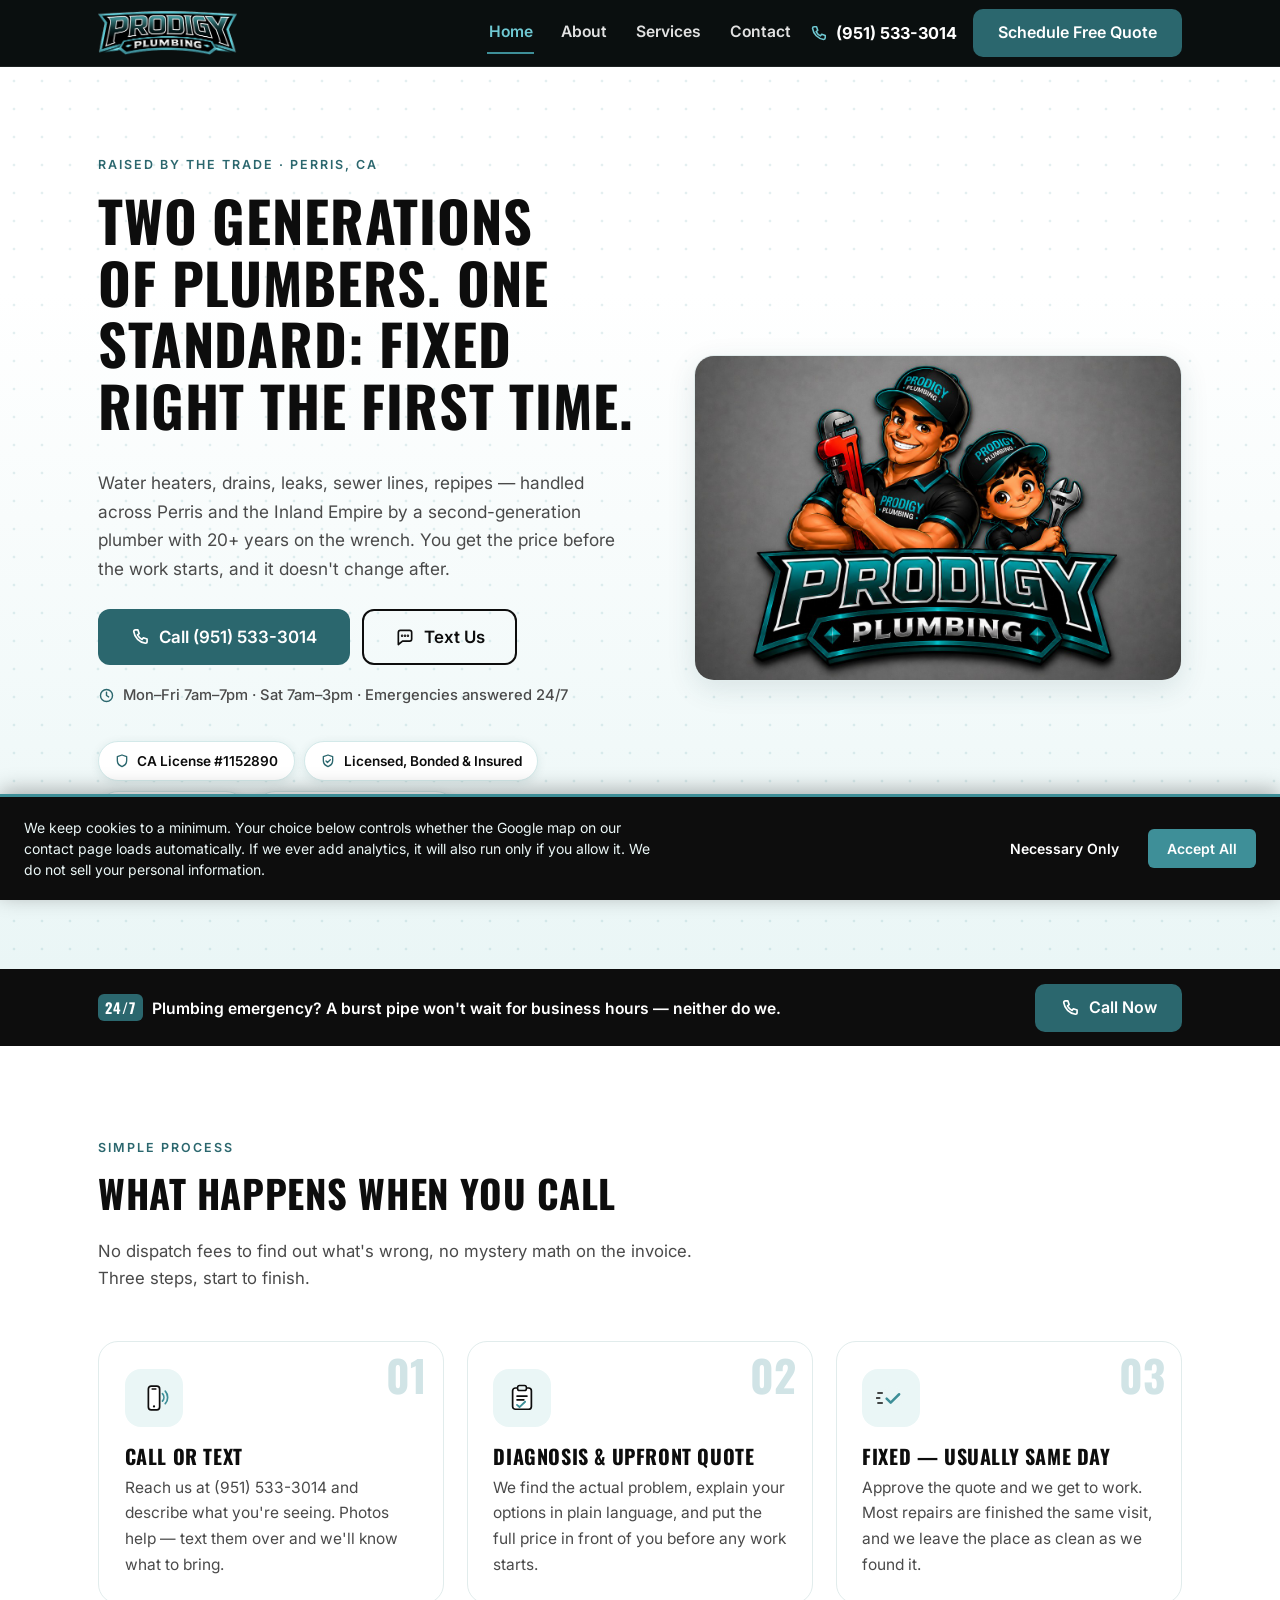
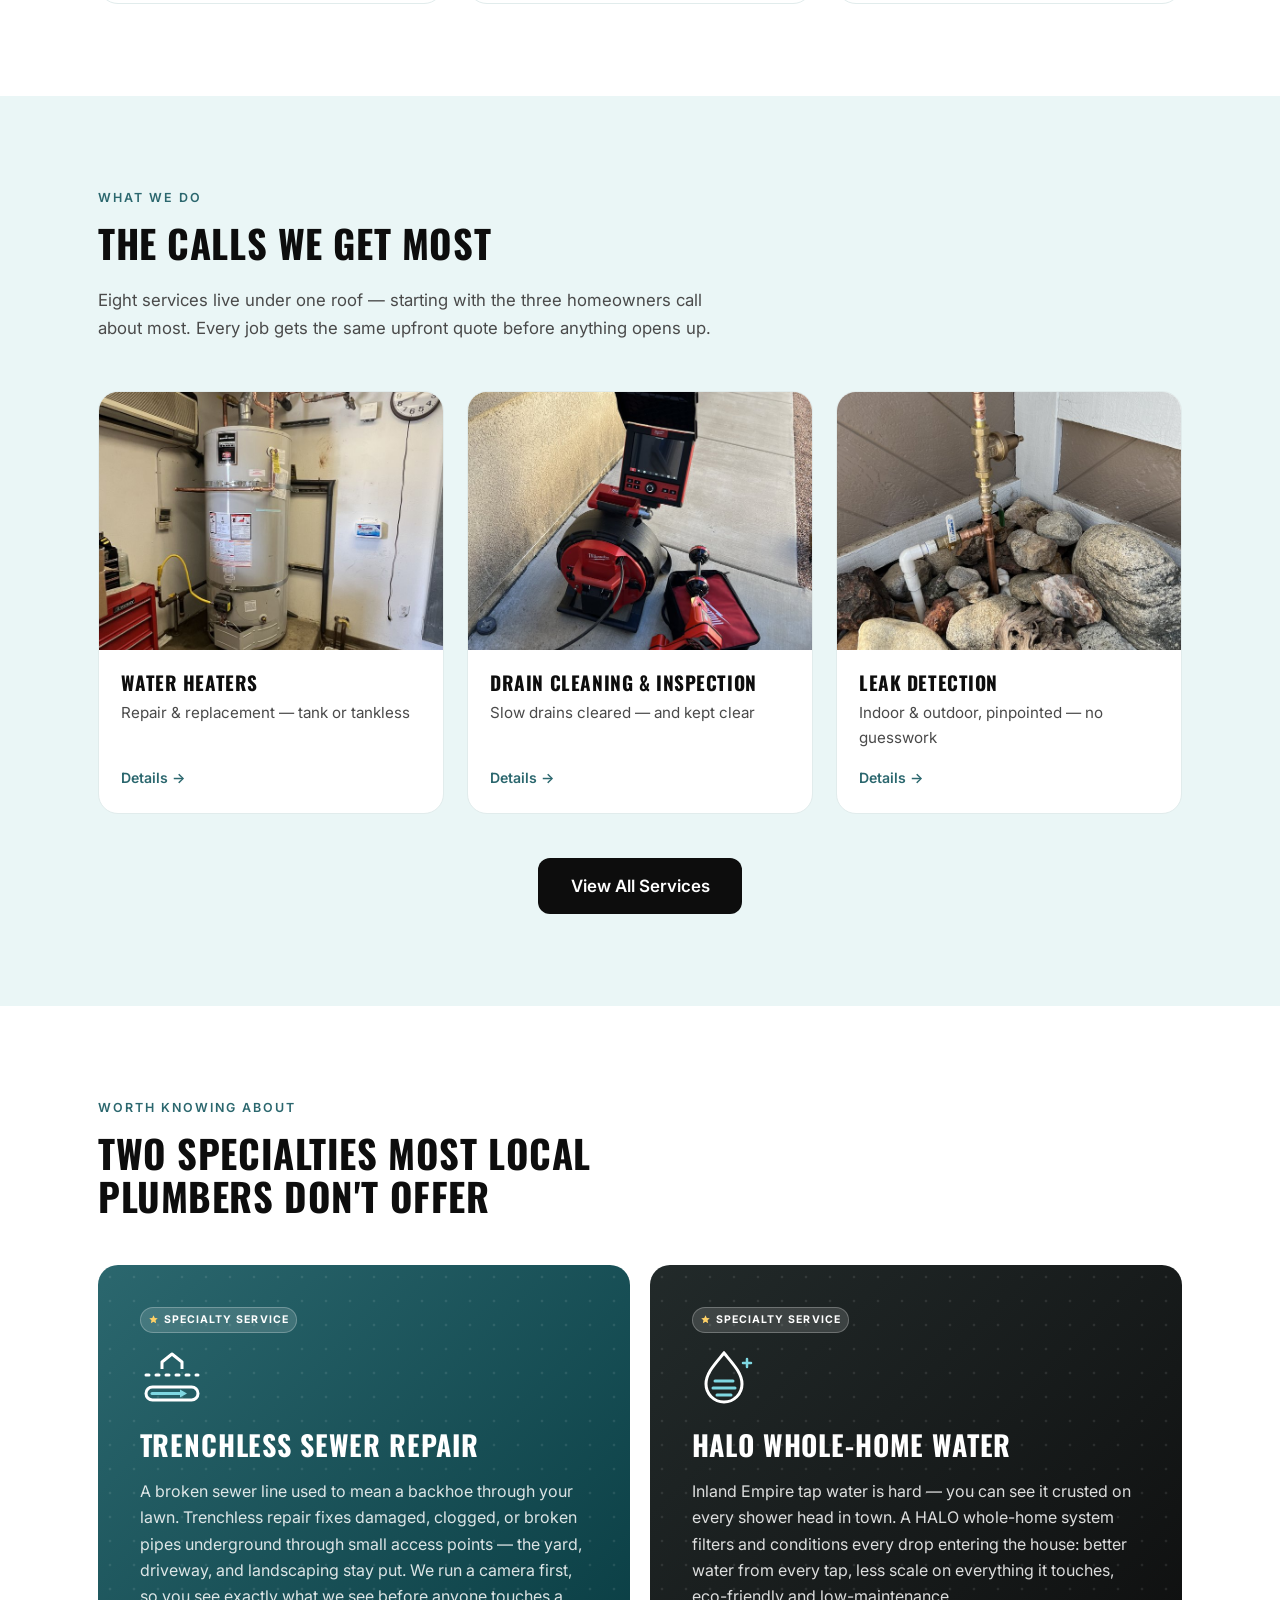
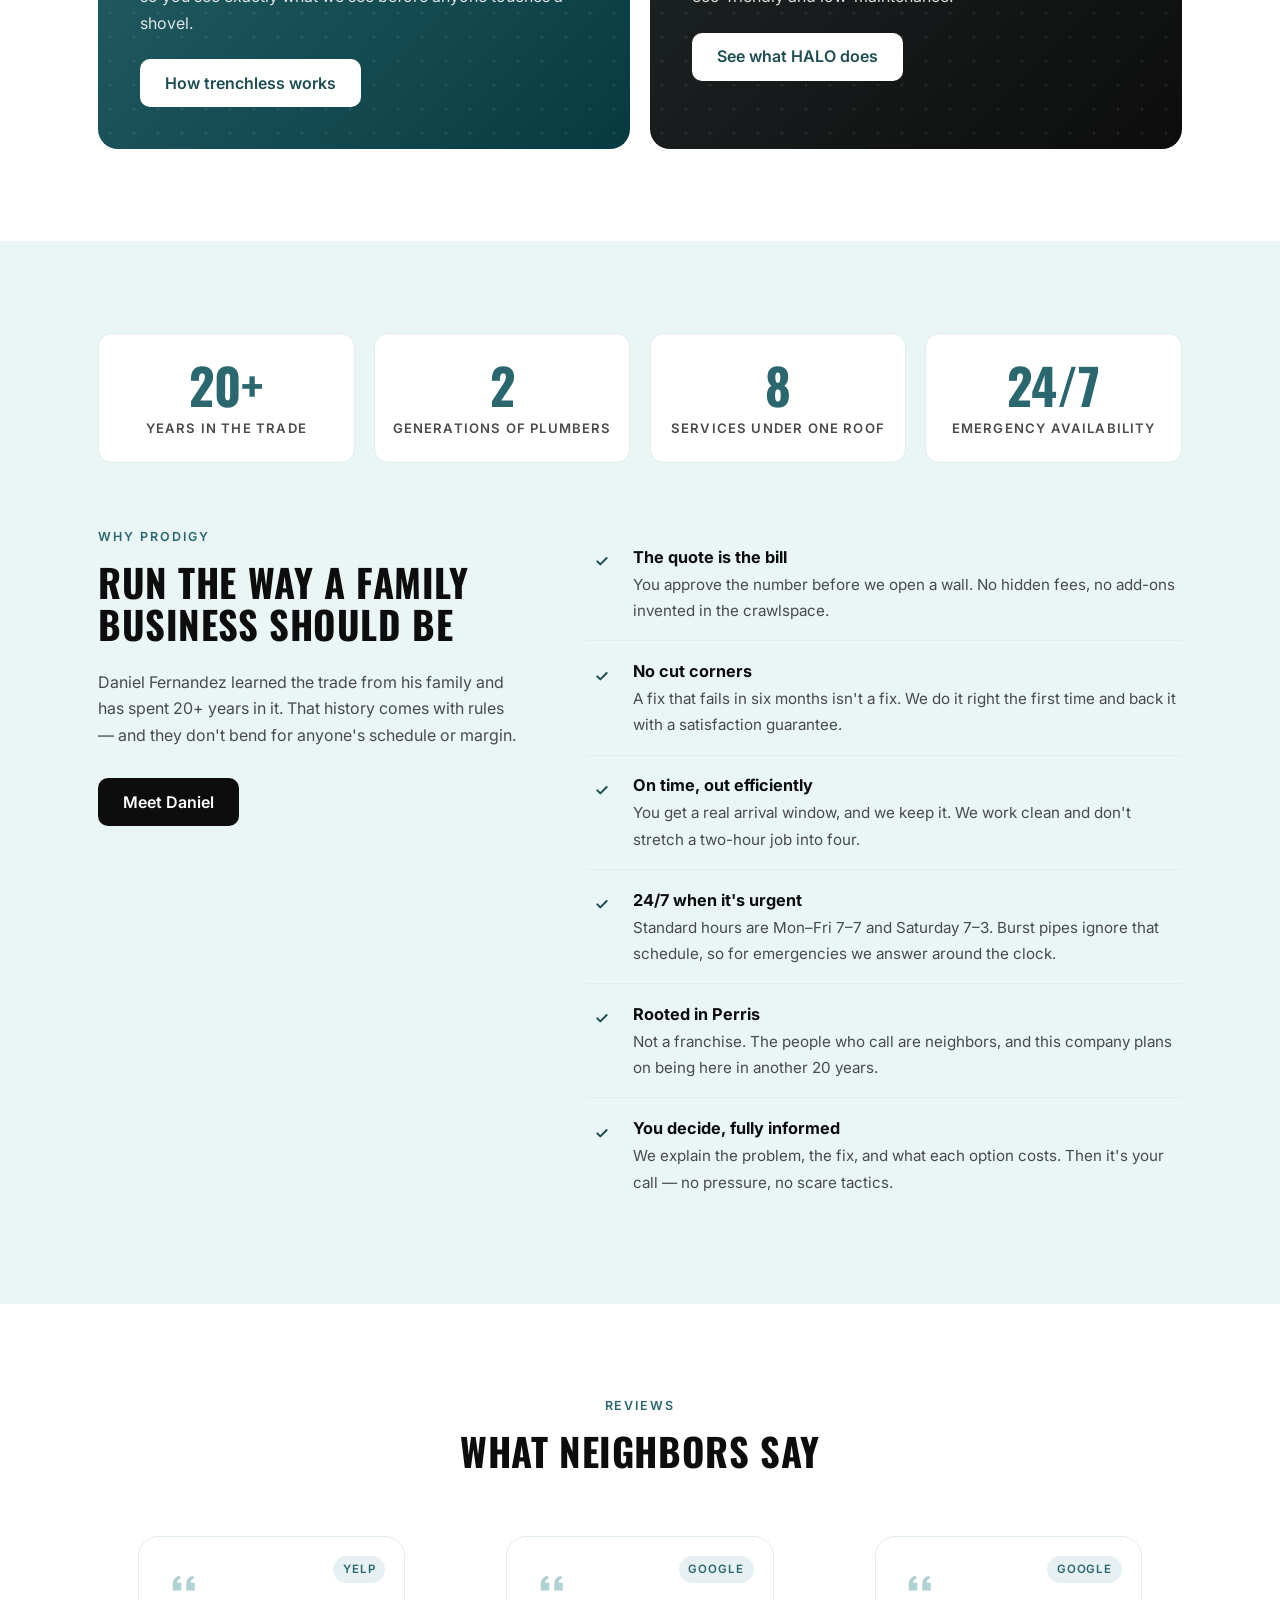
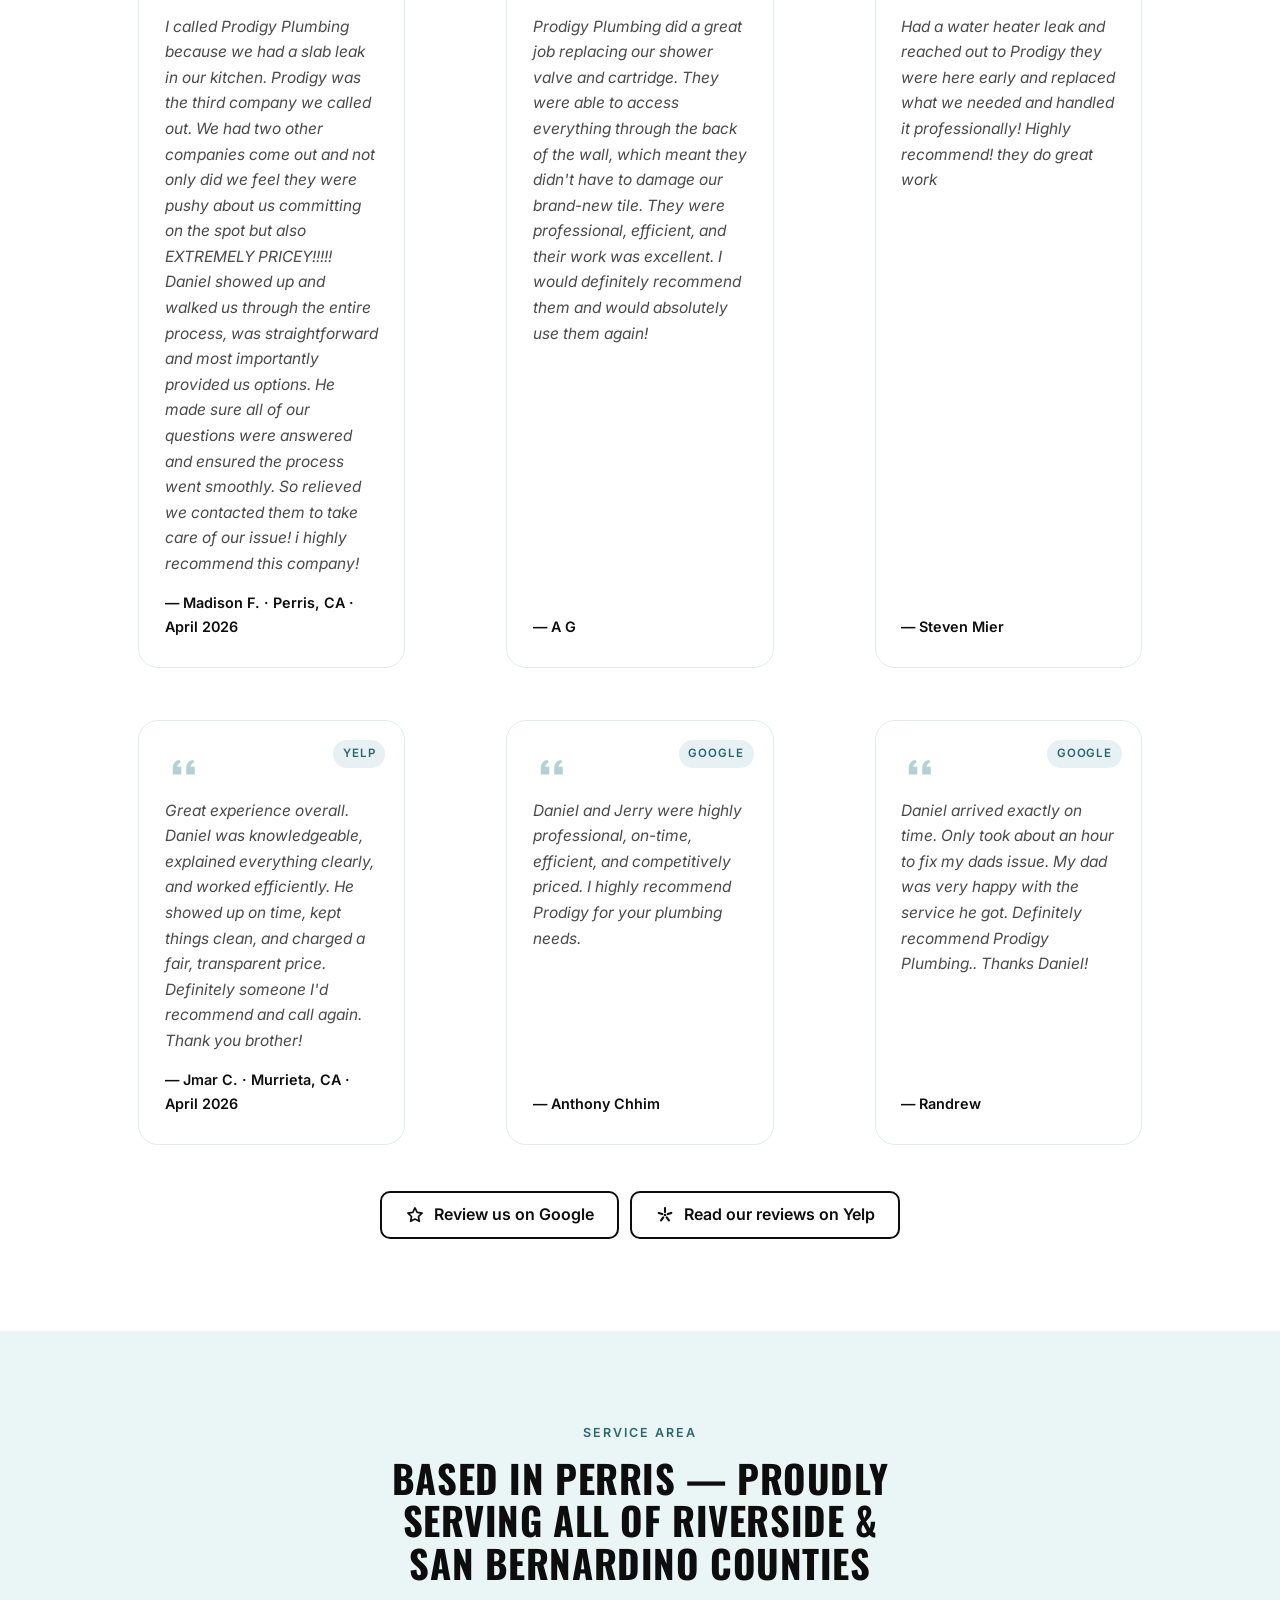
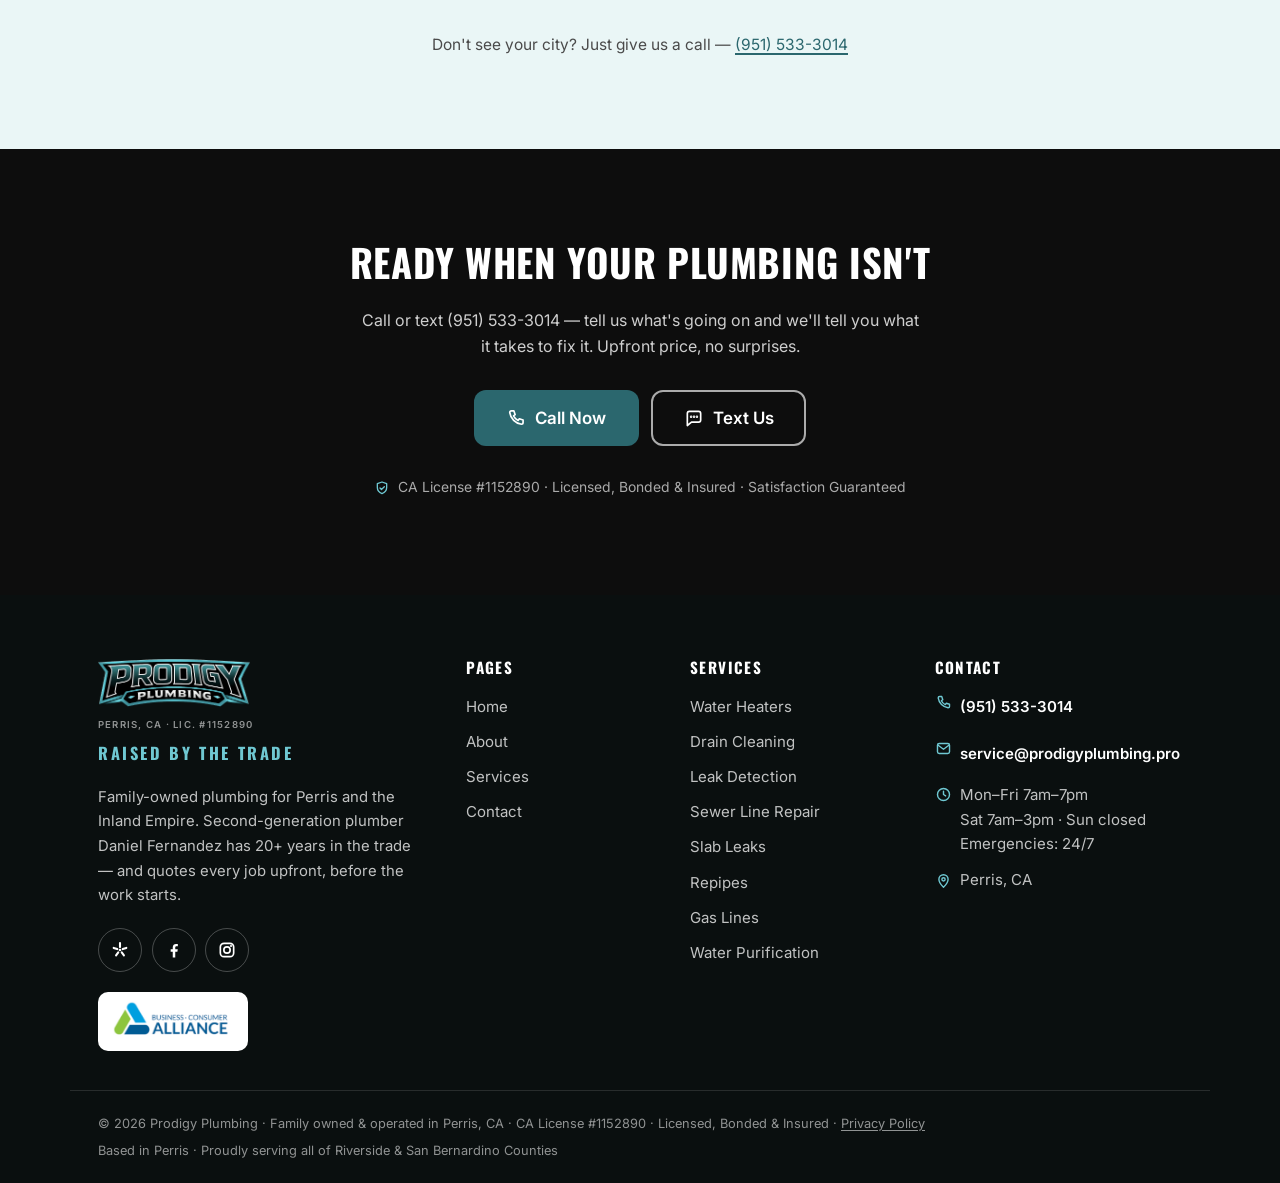
<file: index.html>
<!doctype html>
<html lang="en" class="no-js">
<head>
  <meta charset="utf-8">
  <meta name="viewport" content="width=device-width, initial-scale=1">
  <script>document.documentElement.className = document.documentElement.className.replace(/\bno-js\b/, "js");</script>
  <title>Prodigy Plumbing | Plumber in Perris, CA &amp; the Inland Empire</title>
  <meta name="description" content="Family-owned plumbing in Perris, CA. Water heaters, drain cleaning, leak detection, trenchless sewer repair &amp; more across the Inland Empire. Upfront pricing, CA Lic. #1152890. Call or text (951) 533-3014.">
  <link rel="canonical" href="https://prodigyplumbing.pro/">
  <meta property="og:type" content="website">
  <meta property="og:site_name" content="Prodigy Plumbing">
  <meta property="og:title" content="Prodigy Plumbing | Plumber in Perris, CA &amp; the Inland Empire">
  <meta property="og:description" content="Family-owned plumbing in Perris, CA. Water heaters, drains, leaks, trenchless sewer repair &amp; HALO water systems. Upfront pricing. Call or text (951) 533-3014.">
  <meta property="og:url" content="https://prodigyplumbing.pro/">
  <meta property="og:image" content="https://prodigyplumbing.pro/assets/logo.png">
  <meta name="twitter:card" content="summary">
  <meta name="theme-color" content="#0a0f0f">
  <link rel="icon" type="image/svg+xml" href="assets/favicon.svg">
  <link rel="preconnect" href="https://fonts.googleapis.com">
  <link rel="preconnect" href="https://fonts.gstatic.com" crossorigin>
  <link href="https://fonts.googleapis.com/css2?family=Inter:wght@400;500;600&amp;family=Oswald:wght@700&amp;display=swap" rel="stylesheet">
  <link rel="stylesheet" href="assets/css/styles.css">
  <script src="assets/js/main.js" defer></script>
  <script type="application/ld+json">
  {
    "@context": "https://schema.org",
    "@type": "Plumber",
    "@id": "https://prodigyplumbing.pro/#business",
    "name": "Prodigy Plumbing",
    "slogan": "Raised by the Trade",
    "award": "A+ Rating from the Business Consumer Alliance",
    "url": "https://prodigyplumbing.pro/",
    "telephone": "+1-951-533-3014",
    "email": "service@prodigyplumbing.pro",
    "image": "https://prodigyplumbing.pro/assets/logo.png",
    "logo": "https://prodigyplumbing.pro/assets/logo.png",
    "description": "Family-owned plumbing company in Perris, CA. Second-generation plumber Daniel Fernandez brings 20+ years of experience to water heaters, drain cleaning, leak detection, trenchless sewer repair, slab leaks, repipes, gas lines, and HALO whole-home water purification across the Inland Empire. Licensed, bonded & insured. 24/7 emergency availability.",
    "founder": { "@type": "Person", "name": "Daniel Fernandez" },
    "address": {
      "@type": "PostalAddress",
      "addressLocality": "Perris",
      "addressRegion": "CA",
      "addressCountry": "US"
    },
    "areaServed": [
      { "@type": "City", "name": "Perris" },
      { "@type": "City", "name": "Moreno Valley" },
      { "@type": "City", "name": "Menifee" },
      { "@type": "City", "name": "Hemet" },
      { "@type": "City", "name": "San Jacinto" },
      { "@type": "City", "name": "Sun City" },
      { "@type": "City", "name": "Homeland" },
      { "@type": "City", "name": "Winchester" }
    ],
    "openingHoursSpecification": [
      {
        "@type": "OpeningHoursSpecification",
        "dayOfWeek": ["Monday", "Tuesday", "Wednesday", "Thursday", "Friday"],
        "opens": "07:00",
        "closes": "19:00"
      },
      {
        "@type": "OpeningHoursSpecification",
        "dayOfWeek": "Saturday",
        "opens": "07:00",
        "closes": "15:00"
      }
    ],
    "identifier": {
      "@type": "PropertyValue",
      "name": "California Contractor License",
      "value": "1152890"
    },
    "sameAs": [
      "https://yelp.to/4Vf3LQ-yhP",
      "https://www.facebook.com/profile.php?id=61567606203307",
      "https://www.instagram.com/_prodigy_plumbing"
    ]
  }
  </script>
</head>
<body>
<a class="skip-link" href="#main">Skip to content</a>

<header class="site-header">
  <div class="container header-inner">
    <a class="brand" href="index.html">
      <span class="brand-badge"><img class="brand-logo" src="assets/logo.png" alt="Prodigy Plumbing logo" width="114" height="36" onload="this.closest('.brand').classList.add('has-logo')"></span>
      <svg class="brand-mark" viewBox="0 0 40 40" role="img" aria-hidden="true" focusable="false"><path d="M20 3c6.5 8 11.5 14.4 11.5 21A11.5 11.5 0 1 1 8.5 24C8.5 17.4 13.5 11 20 3z" fill="#3e8f98"/><path d="M15.5 24.5a5 5 0 0 0 4.5 5" fill="none" stroke="#EAF6F6" stroke-width="2.6" stroke-linecap="round"/></svg>
      <span class="brand-text">
        <span class="brand-name">Prodigy <b>Plumbing</b></span>
        <span class="brand-sub">Perris, CA · Lic. #1152890</span>
      </span>
    </a>

    <nav class="site-nav" id="site-nav" aria-label="Main navigation">
      <ul>
        <li><a class="nav-link" href="index.html" aria-current="page">Home</a></li>
        <li><a class="nav-link" href="about.html">About</a></li>
        <li><a class="nav-link" href="services.html">Services</a></li>
        <li><a class="nav-link" href="contact.html">Contact</a></li>
      </ul>
      <div class="nav-cta-group">
        <a class="btn btn--teal btn--lg" href="tel:9515333014">
          <svg viewBox="0 0 24 24" fill="none" stroke="currentColor" stroke-width="2" stroke-linecap="round" stroke-linejoin="round" aria-hidden="true"><path d="M6.5 3.5h3l1.5 4.5-2 1.5a12.5 12.5 0 0 0 5.5 5.5l1.5-2 4.5 1.5v3a2 2 0 0 1-2 2A16.5 16.5 0 0 1 4.5 5.5a2 2 0 0 1 2-2z"/></svg>
          Call (951) 533-3014
        </a>
        <a class="btn btn--ghost btn--lg" href="contact.html#get-quote">Schedule Free Quote</a>
      </div>
    </nav>

    <a class="header-phone" href="tel:9515333014">
      <svg viewBox="0 0 24 24" fill="none" stroke="currentColor" stroke-width="2" stroke-linecap="round" stroke-linejoin="round" aria-hidden="true"><path d="M6.5 3.5h3l1.5 4.5-2 1.5a12.5 12.5 0 0 0 5.5 5.5l1.5-2 4.5 1.5v3a2 2 0 0 1-2 2A16.5 16.5 0 0 1 4.5 5.5a2 2 0 0 1 2-2z"/></svg>
      (951) 533-3014
    </a>
    <a class="btn btn--teal header-quote" href="contact.html#get-quote">Schedule Free Quote</a>
    <a class="header-phone--mobile" href="tel:9515333014" aria-label="Call Prodigy Plumbing at (951) 533-3014">
      <svg viewBox="0 0 24 24" fill="none" stroke="currentColor" stroke-width="2" stroke-linecap="round" stroke-linejoin="round" aria-hidden="true"><path d="M6.5 3.5h3l1.5 4.5-2 1.5a12.5 12.5 0 0 0 5.5 5.5l1.5-2 4.5 1.5v3a2 2 0 0 1-2 2A16.5 16.5 0 0 1 4.5 5.5a2 2 0 0 1 2-2z"/></svg>
    </a>
    <button class="nav-toggle" type="button" aria-expanded="false" aria-controls="site-nav">
      <span class="bar"></span><span class="bar"></span><span class="bar"></span>
      <span class="visually-hidden">Menu</span>
    </button>
  </div>
</header>

<main id="main">

  <!-- 1. Hero -->
  <section class="hero">
    <div class="container hero-grid">
      <div>
        <span class="eyebrow">Raised by the Trade · Perris, CA</span>
        <h1>Two generations of plumbers. One standard: fixed right the first time.</h1>
        <p class="hero-sub">Water heaters, drains, leaks, sewer lines, repipes — handled across Perris and the Inland Empire by a second-generation plumber with 20+ years on the wrench. You get the price before the work starts, and it doesn't change after.</p>
        <div class="hero-ctas">
          <a class="btn btn--teal btn--lg" href="tel:9515333014">
            <svg viewBox="0 0 24 24" fill="none" stroke="currentColor" stroke-width="2" stroke-linecap="round" stroke-linejoin="round" aria-hidden="true"><path d="M6.5 3.5h3l1.5 4.5-2 1.5a12.5 12.5 0 0 0 5.5 5.5l1.5-2 4.5 1.5v3a2 2 0 0 1-2 2A16.5 16.5 0 0 1 4.5 5.5a2 2 0 0 1 2-2z"/></svg>
            Call (951) 533-3014
          </a>
          <a class="btn btn--ghost btn--lg" href="sms:9515333014">
            <svg viewBox="0 0 24 24" fill="none" stroke="currentColor" stroke-width="2" stroke-linecap="round" stroke-linejoin="round" aria-hidden="true"><path d="M20 14.5a2.5 2.5 0 0 1-2.5 2.5H9l-5 4V6.5A2.5 2.5 0 0 1 6.5 4h11A2.5 2.5 0 0 1 20 6.5z"/><circle cx="8.5" cy="10.5" r="0.5" fill="currentColor"/><circle cx="12" cy="10.5" r="0.5" fill="currentColor"/><circle cx="15.5" cy="10.5" r="0.5" fill="currentColor"/></svg>
            Text Us
          </a>
        </div>
        <p class="hero-hours">
          <svg viewBox="0 0 24 24" fill="none" stroke="currentColor" stroke-width="2" stroke-linecap="round" stroke-linejoin="round" aria-hidden="true"><circle cx="12" cy="12" r="8.5"/><path d="M12 7.5V12l3 2"/></svg>
          Mon–Fri 7am–7pm · Sat 7am–3pm · Emergencies answered 24/7
        </p>
        <ul class="trust-row" role="list">
          <li class="trust-badge"><svg viewBox="0 0 24 24" fill="none" stroke="currentColor" stroke-width="2" stroke-linecap="round" stroke-linejoin="round" aria-hidden="true"><path d="M12 3l7 2.6v5.8c0 4.4-3 7.6-7 9-4-1.4-7-4.6-7-9V5.6z"/></svg>CA License #1152890</li>
          <li class="trust-badge"><svg viewBox="0 0 24 24" fill="none" stroke="currentColor" stroke-width="2" stroke-linecap="round" stroke-linejoin="round" aria-hidden="true"><path d="M12 3l7 2.6v5.8c0 4.4-3 7.6-7 9-4-1.4-7-4.6-7-9V5.6z"/><path d="M9 12l2.2 2.2L15.5 10"/></svg>Licensed, Bonded &amp; Insured</li>
          <li class="trust-badge"><svg viewBox="0 0 24 24" fill="none" stroke="currentColor" stroke-width="2" stroke-linecap="round" stroke-linejoin="round" aria-hidden="true"><path d="M4 11.5 12 5l8 6.5"/><path d="M6 10.5V19h12v-8.5"/></svg>Family Owned</li>
          <li class="trust-badge"><svg viewBox="0 0 24 24" fill="none" stroke="currentColor" stroke-width="2" stroke-linecap="round" stroke-linejoin="round" aria-hidden="true"><circle cx="12" cy="9" r="5.5"/><path d="M8.8 13.5 7 21l5-2.5 5 2.5-1.8-7.5"/></svg>20+ Years in the Trade</li>
          <li class="trust-badge"><svg viewBox="0 0 24 24" fill="none" stroke="currentColor" stroke-width="2" stroke-linecap="round" stroke-linejoin="round" aria-hidden="true"><circle cx="12" cy="12" r="8.5"/><path d="M12 7v10M14.6 9.2c-.6-.8-2-1.2-3.2-.9-1.5.4-1.9 2.1-.6 2.9 1 .6 2.6.6 3.6 1.3 1.3.9.8 2.6-.7 3-1.2.3-2.6-.1-3.3-1"/></svg>Financing Available</li>
          <li class="trust-badge"><svg viewBox="0 0 24 24" fill="none" stroke="currentColor" stroke-width="2" stroke-linecap="round" stroke-linejoin="round" aria-hidden="true"><path d="M12 3l7 2.6v5.8c0 4.4-3 7.6-7 9-4-1.4-7-4.6-7-9V5.6z"/><path d="M9.2 12.2l2 2 3.8-4.2"/></svg>BCA A+ Rated</li>
        </ul>
      </div>

      <div class="hero-art hero-art--photo">
        <img src="assets/photos/home.jpg" alt="The Prodigy Plumbing mascot artwork — a father-and-son plumber duo holding wrenches, above the Prodigy Plumbing wordmark" width="1200" height="800">
      </div>
    </div>
  </section>

  <!-- 2. Emergency banner strip -->
  <section class="emergency" aria-label="24/7 emergency service">
    <div class="container emergency-inner">
      <p><span class="chip">24/7</span> Plumbing emergency? A burst pipe won't wait for business hours — neither do we.</p>
      <a class="btn btn--teal" href="tel:9515333014">
        <svg viewBox="0 0 24 24" fill="none" stroke="currentColor" stroke-width="2" stroke-linecap="round" stroke-linejoin="round" aria-hidden="true"><path d="M6.5 3.5h3l1.5 4.5-2 1.5a12.5 12.5 0 0 0 5.5 5.5l1.5-2 4.5 1.5v3a2 2 0 0 1-2 2A16.5 16.5 0 0 1 4.5 5.5a2 2 0 0 1 2-2z"/></svg>
        Call Now
      </a>
    </div>
  </section>

  <!-- 3. How it works -->
  <section class="section">
    <div class="container">
      <div class="section-head reveal">
        <span class="eyebrow">Simple process</span>
        <h2>What happens when you call</h2>
        <p class="lede">No dispatch fees to find out what's wrong, no mystery math on the invoice. Three steps, start to finish.</p>
      </div>
      <div class="steps" data-stagger>
        <article class="step reveal">
          <div class="step-icon">
            <svg viewBox="0 0 48 48" fill="none" role="img" aria-label="Phone with signal waves" focusable="false"><rect x="15" y="5" width="18" height="38" rx="4.5" fill="#fff" stroke="#0D0D0D" stroke-width="2.75"/><path d="M21 9.5h6" stroke="#0D0D0D" stroke-width="2.5" stroke-linecap="round"/><circle cx="24" cy="37.5" r="1.8" fill="#0D0D0D"/><path d="M37.5 17a9 9 0 0 1 0 12" stroke="#3e8f98" stroke-width="2.75" stroke-linecap="round"/><path d="M42 13a15 15 0 0 1 0 20" stroke="#3e8f98" stroke-width="2.75" stroke-linecap="round"/></svg>
          </div>
          <h3>Call or text</h3>
          <p>Reach us at (951) 533-3014 and describe what you're seeing. Photos help — text them over and we'll know what to bring.</p>
        </article>
        <article class="step reveal">
          <div class="step-icon">
            <svg viewBox="0 0 48 48" fill="none" role="img" aria-label="Clipboard with a written quote and checkmark" focusable="false"><rect x="9" y="8" width="30" height="34" rx="4.5" fill="#fff" stroke="#0D0D0D" stroke-width="2.75"/><rect x="17" y="4" width="14" height="8" rx="3" fill="#EAF6F6" stroke="#0D0D0D" stroke-width="2.5"/><path d="M16 21h16M16 27h11" stroke="#0D0D0D" stroke-width="2.5" stroke-linecap="round"/><path d="M16 35l4 3.5 9-8.5" stroke="#3e8f98" stroke-width="3" stroke-linecap="round" stroke-linejoin="round"/></svg>
          </div>
          <h3>Diagnosis &amp; upfront quote</h3>
          <p>We find the actual problem, explain your options in plain language, and put the full price in front of you before any work starts.</p>
        </article>
        <article class="step reveal">
          <div class="step-icon">
            <svg viewBox="0 0 48 48" fill="none" role="img" aria-label="Checkmark with motion lines for a fast fix" focusable="false"><circle cx="26" cy="24" r="18" fill="#EAF6F6"/><path d="M17 25l6.5 6.5L37 18" stroke="#3e8f98" stroke-width="4" stroke-linecap="round" stroke-linejoin="round"/><path d="M3 16h7M1 24h5M3 32h7" stroke="#0D0D0D" stroke-width="2.5" stroke-linecap="round"/></svg>
          </div>
          <h3>Fixed — usually same day</h3>
          <p>Approve the quote and we get to work. Most repairs are finished the same visit, and we leave the place as clean as we found it.</p>
        </article>
      </div>
    </div>
  </section>

  <!-- 4. Services preview: 3 featured, link out to the rest -->
  <section class="section section--mint">
    <div class="container">
      <div class="section-head reveal">
        <span class="eyebrow">What we do</span>
        <h2>The calls we get most</h2>
        <p class="lede">Eight services live under one roof — starting with the three homeowners call about most. Every job gets the same upfront quote before anything opens up.</p>
      </div>
      <div class="svc-feature-grid" data-stagger>
        <a class="svc-feature-card reveal" href="services.html#water-heaters">
          <span class="svc-feature-photo"><img src="assets/photos/water-heaters.jpg" alt="Water heater installed by Prodigy Plumbing" loading="lazy"></span>
          <span class="svc-feature-body">
            <h3>Water Heaters</h3>
            <p>Repair &amp; replacement — tank or tankless</p>
            <span class="svc-more">Details →</span>
          </span>
        </a>
        <a class="svc-feature-card reveal" href="services.html#drain-cleaning">
          <span class="svc-feature-photo"><img src="assets/photos/drain-cleaning.jpg" alt="Drain cleaning job by Prodigy Plumbing" loading="lazy"></span>
          <span class="svc-feature-body">
            <h3>Drain Cleaning &amp; Inspection</h3>
            <p>Slow drains cleared — and kept clear</p>
            <span class="svc-more">Details →</span>
          </span>
        </a>
        <a class="svc-feature-card reveal" href="services.html#leak-detection">
          <span class="svc-feature-photo"><img src="assets/photos/leak-detection.jpg" alt="Leak detection work by Prodigy Plumbing" loading="lazy"></span>
          <span class="svc-feature-body">
            <h3>Leak Detection</h3>
            <p>Indoor &amp; outdoor, pinpointed — no guesswork</p>
            <span class="svc-more">Details →</span>
          </span>
        </a>
      </div>
      <p class="svc-viewall reveal"><a class="btn btn--ink btn--lg" href="services.html">View All Services</a></p>
    </div>
  </section>

  <!-- 5. Specialty callout -->
  <section class="section">
    <div class="container">
      <div class="section-head reveal">
        <span class="eyebrow">Worth knowing about</span>
        <h2>Two specialties most local plumbers don't offer</h2>
      </div>
      <div class="specialty-grid" data-stagger>
        <article class="specialty-card specialty-card--teal reveal">
          <span class="badge-specialty"><svg viewBox="0 0 24 24" fill="currentColor" aria-hidden="true"><path d="M12 2.5l2.8 6 6.5.8-4.8 4.4 1.3 6.4L12 17l-5.8 3.1 1.3-6.4L2.7 9.3l6.5-.8z"/></svg>Specialty service</span>
          <svg class="specialty-icon" viewBox="0 0 64 64" fill="none" role="img" aria-label="Trenchless sewer repair under an intact lawn" focusable="false"><path d="M22 20v-7l10-8 10 8v7" fill="none" stroke="#fff" stroke-width="3" stroke-linejoin="round"/><path d="M6 26h52" stroke="#fff" stroke-width="3" stroke-linecap="round" stroke-dasharray="3 7"/><rect x="6" y="38" width="52" height="13" rx="6.5" fill="none" stroke="#fff" stroke-width="3"/><path d="M12 44.5h28" stroke="#7fd8e2" stroke-width="3" stroke-linecap="round"/><path d="M40 40.5l7 4-7 4z" fill="#7fd8e2"/></svg>
          <h3>Trenchless Sewer Repair</h3>
          <p>A broken sewer line used to mean a backhoe through your lawn. Trenchless repair fixes damaged, clogged, or broken pipes underground through small access points — the yard, driveway, and landscaping stay put. We run a camera first, so you see exactly what we see before anyone touches a shovel.</p>
          <a class="btn btn--white" href="services.html#sewer-line">How trenchless works</a>
        </article>
        <article class="specialty-card specialty-card--ink reveal">
          <span class="badge-specialty"><svg viewBox="0 0 24 24" fill="currentColor" aria-hidden="true"><path d="M12 2.5l2.8 6 6.5.8-4.8 4.4 1.3 6.4L12 17l-5.8 3.1 1.3-6.4L2.7 9.3l6.5-.8z"/></svg>Specialty service</span>
          <svg class="specialty-icon" viewBox="0 0 64 64" fill="none" role="img" aria-label="Whole-home water filtration droplet" focusable="false"><path d="M32 4C41 15 50 24 50 35a18 18 0 1 1-36 0C14 24 23 15 32 4z" fill="none" stroke="#fff" stroke-width="3"/><path d="M23 32h18M21 39h22M25 46h14" stroke="#7fd8e2" stroke-width="3" stroke-linecap="round"/><path d="M55 10v8M51 14h8" stroke="#7fd8e2" stroke-width="2.5" stroke-linecap="round"/></svg>
          <h3>HALO Whole-Home Water</h3>
          <p>Inland Empire tap water is hard — you can see it crusted on every shower head in town. A HALO whole-home system filters and conditions every drop entering the house: better water from every tap, less scale on everything it touches, eco-friendly and low-maintenance.</p>
          <a class="btn btn--white" href="services.html#water-purification">See what HALO does</a>
        </article>
      </div>
    </div>
  </section>

  <!-- 6. Why choose us / stats -->
  <section class="section section--mint">
    <div class="container">
      <div class="stats" data-stagger>
        <div class="stat reveal"><span class="stat-num" data-count="20" data-suffix="+">20+</span><span class="stat-label">Years in the trade</span></div>
        <div class="stat reveal"><span class="stat-num" data-count="2">2</span><span class="stat-label">Generations of plumbers</span></div>
        <div class="stat reveal"><span class="stat-num" data-count="8">8</span><span class="stat-label">Services under one roof</span></div>
        <div class="stat reveal"><span class="stat-num">24/7</span><span class="stat-label">Emergency availability</span></div>
      </div>

      <div class="why-grid" style="margin-top: clamp(2.5rem, 6vw, 4rem);">
        <div class="reveal">
          <span class="eyebrow">Why Prodigy</span>
          <h2>Run the way a family business should be</h2>
          <p class="lede" style="color: var(--grey);">Daniel Fernandez learned the trade from his family and has spent 20+ years in it. That history comes with rules — and they don't bend for anyone's schedule or margin.</p>
          <a class="btn btn--ink" href="about.html" style="margin-top: 0.9rem;">Meet Daniel</a>
        </div>
        <ul class="why-list" data-stagger>
          <li class="why-item reveal">
            <span class="why-check"><svg viewBox="0 0 24 24" fill="none" stroke="currentColor" stroke-width="3" stroke-linecap="round" stroke-linejoin="round" aria-hidden="true"><path d="M5 12.5l4.5 4.5L19 7.5"/></svg></span>
            <div><b>The quote is the bill</b><span>You approve the number before we open a wall. No hidden fees, no add-ons invented in the crawlspace.</span></div>
          </li>
          <li class="why-item reveal">
            <span class="why-check"><svg viewBox="0 0 24 24" fill="none" stroke="currentColor" stroke-width="3" stroke-linecap="round" stroke-linejoin="round" aria-hidden="true"><path d="M5 12.5l4.5 4.5L19 7.5"/></svg></span>
            <div><b>No cut corners</b><span>A fix that fails in six months isn't a fix. We do it right the first time and back it with a satisfaction guarantee.</span></div>
          </li>
          <li class="why-item reveal">
            <span class="why-check"><svg viewBox="0 0 24 24" fill="none" stroke="currentColor" stroke-width="3" stroke-linecap="round" stroke-linejoin="round" aria-hidden="true"><path d="M5 12.5l4.5 4.5L19 7.5"/></svg></span>
            <div><b>On time, out efficiently</b><span>You get a real arrival window, and we keep it. We work clean and don't stretch a two-hour job into four.</span></div>
          </li>
          <li class="why-item reveal">
            <span class="why-check"><svg viewBox="0 0 24 24" fill="none" stroke="currentColor" stroke-width="3" stroke-linecap="round" stroke-linejoin="round" aria-hidden="true"><path d="M5 12.5l4.5 4.5L19 7.5"/></svg></span>
            <div><b>24/7 when it's urgent</b><span>Standard hours are Mon–Fri 7–7 and Saturday 7–3. Burst pipes ignore that schedule, so for emergencies we answer around the clock.</span></div>
          </li>
          <li class="why-item reveal">
            <span class="why-check"><svg viewBox="0 0 24 24" fill="none" stroke="currentColor" stroke-width="3" stroke-linecap="round" stroke-linejoin="round" aria-hidden="true"><path d="M5 12.5l4.5 4.5L19 7.5"/></svg></span>
            <div><b>Rooted in Perris</b><span>Not a franchise. The people who call are neighbors, and this company plans on being here in another 20 years.</span></div>
          </li>
          <li class="why-item reveal">
            <span class="why-check"><svg viewBox="0 0 24 24" fill="none" stroke="currentColor" stroke-width="3" stroke-linecap="round" stroke-linejoin="round" aria-hidden="true"><path d="M5 12.5l4.5 4.5L19 7.5"/></svg></span>
            <div><b>You decide, fully informed</b><span>We explain the problem, the fix, and what each option costs. Then it's your call — no pressure, no scare tactics.</span></div>
          </li>
        </ul>
      </div>
    </div>
  </section>

  <!-- 7. Testimonials -->
  <section class="section">
    <div class="container">
      <div class="section-head section-head--center reveal">
        <span class="eyebrow">Reviews</span>
        <h2>What neighbors say</h2>
      </div>
      <div class="testi-grid" data-stagger>
        <figure class="testi-card reveal">
          <span class="testi-source">Yelp</span>
          <svg class="quote-mark" viewBox="0 0 24 24" fill="currentColor" aria-hidden="true"><path d="M10.2 7.5c-2.8.6-4.7 2.7-4.7 5.7V18h6v-5.5H8.6c.1-1.6 1-2.7 2.6-3.2zM19.7 7.5c-2.8.6-4.7 2.7-4.7 5.7V18h6v-5.5h-2.9c.1-1.6 1-2.7 2.6-3.2z"/></svg>
          <blockquote>I called Prodigy Plumbing because we had a slab leak in our kitchen. Prodigy was the third company we called out. We had two other companies come out and not only did we feel they were pushy about us committing on the spot but also EXTREMELY PRICEY!!!!! Daniel showed up and walked us through the entire process, was straightforward and most importantly provided us options. He made sure all of our questions were answered and ensured the process went smoothly. So relieved we contacted them to take care of our issue! i highly recommend this company!</blockquote>
          <figcaption>— Madison F. · Perris, CA · April 2026</figcaption>
        </figure>
        <figure class="testi-card reveal">
          <span class="testi-source">Google</span>
          <svg class="quote-mark" viewBox="0 0 24 24" fill="currentColor" aria-hidden="true"><path d="M10.2 7.5c-2.8.6-4.7 2.7-4.7 5.7V18h6v-5.5H8.6c.1-1.6 1-2.7 2.6-3.2zM19.7 7.5c-2.8.6-4.7 2.7-4.7 5.7V18h6v-5.5h-2.9c.1-1.6 1-2.7 2.6-3.2z"/></svg>
          <blockquote>Prodigy Plumbing did a great job replacing our shower valve and cartridge. They were able to access everything through the back of the wall, which meant they didn't have to damage our brand-new tile. They were professional, efficient, and their work was excellent. I would definitely recommend them and would absolutely use them again!</blockquote>
          <figcaption>— A G</figcaption>
        </figure>
        <figure class="testi-card reveal">
          <span class="testi-source">Google</span>
          <svg class="quote-mark" viewBox="0 0 24 24" fill="currentColor" aria-hidden="true"><path d="M10.2 7.5c-2.8.6-4.7 2.7-4.7 5.7V18h6v-5.5H8.6c.1-1.6 1-2.7 2.6-3.2zM19.7 7.5c-2.8.6-4.7 2.7-4.7 5.7V18h6v-5.5h-2.9c.1-1.6 1-2.7 2.6-3.2z"/></svg>
          <blockquote>Had a water heater leak and reached out to Prodigy they were here early and replaced what we needed and handled it professionally! Highly recommend! they do great work</blockquote>
          <figcaption>— Steven Mier</figcaption>
        </figure>
        <figure class="testi-card reveal">
          <span class="testi-source">Yelp</span>
          <svg class="quote-mark" viewBox="0 0 24 24" fill="currentColor" aria-hidden="true"><path d="M10.2 7.5c-2.8.6-4.7 2.7-4.7 5.7V18h6v-5.5H8.6c.1-1.6 1-2.7 2.6-3.2zM19.7 7.5c-2.8.6-4.7 2.7-4.7 5.7V18h6v-5.5h-2.9c.1-1.6 1-2.7 2.6-3.2z"/></svg>
          <blockquote>Great experience overall. Daniel was knowledgeable, explained everything clearly, and worked efficiently. He showed up on time, kept things clean, and charged a fair, transparent price. Definitely someone I'd recommend and call again. Thank you brother!</blockquote>
          <figcaption>— Jmar C. · Murrieta, CA · April 2026</figcaption>
        </figure>
        <figure class="testi-card reveal">
          <span class="testi-source">Google</span>
          <svg class="quote-mark" viewBox="0 0 24 24" fill="currentColor" aria-hidden="true"><path d="M10.2 7.5c-2.8.6-4.7 2.7-4.7 5.7V18h6v-5.5H8.6c.1-1.6 1-2.7 2.6-3.2zM19.7 7.5c-2.8.6-4.7 2.7-4.7 5.7V18h6v-5.5h-2.9c.1-1.6 1-2.7 2.6-3.2z"/></svg>
          <blockquote>Daniel and Jerry were highly professional, on-time, efficient, and competitively priced. I highly recommend Prodigy for your plumbing needs.</blockquote>
          <figcaption>— Anthony Chhim</figcaption>
        </figure>
        <figure class="testi-card reveal">
          <span class="testi-source">Google</span>
          <svg class="quote-mark" viewBox="0 0 24 24" fill="currentColor" aria-hidden="true"><path d="M10.2 7.5c-2.8.6-4.7 2.7-4.7 5.7V18h6v-5.5H8.6c.1-1.6 1-2.7 2.6-3.2zM19.7 7.5c-2.8.6-4.7 2.7-4.7 5.7V18h6v-5.5h-2.9c.1-1.6 1-2.7 2.6-3.2z"/></svg>
          <blockquote>Daniel arrived exactly on time. Only took about an hour to fix my dads issue. My dad was very happy with the service he got. Definitely recommend Prodigy Plumbing.. Thanks Daniel!</blockquote>
          <figcaption>— Randrew</figcaption>
        </figure>
      </div>
      <p class="testi-note reveal">
        <a class="btn btn--ghost" href="https://www.google.com/maps/place//data=!4m3!3m2!1s0xa3b18afd9c09f20d:0xca7fda6051f9d38a!12e1?source=g.page.m.kd._&amp;laa=lu-desktop-review-solicitation" target="_blank" rel="noopener">
          <svg viewBox="0 0 24 24" fill="none" stroke="currentColor" stroke-width="2" stroke-linejoin="round" aria-hidden="true"><path d="M12 3.5l2.6 5.4 5.9.8-4.3 4.1 1 5.8-5.2-2.8-5.2 2.8 1-5.8-4.3-4.1 5.9-.8z"/></svg>
          Review us on Google
        </a>
        <a class="btn btn--ghost" href="https://yelp.to/4Vf3LQ-yhP" target="_blank" rel="noopener">
          <svg viewBox="0 0 24 24" fill="none" stroke="currentColor" stroke-width="2.5" stroke-linecap="round" aria-hidden="true"><path d="M12 8.5V3.5M15.3 10.9l4.3-1.4M14.1 14.8l2.6 3.7M9.9 14.8l-2.6 3.7M8.7 10.9L4.4 9.5"/><circle cx="12" cy="12" r="1.6" fill="currentColor" stroke="none"/></svg>
          Read our reviews on Yelp
        </a>
      </p>
    </div>
  </section>

  <!-- 8. Service area -->
  <section class="section section--mint">
    <div class="container">
      <div class="section-head section-head--center reveal">
        <span class="eyebrow">Service area</span>
        <h2>Based in Perris — proudly serving all of Riverside &amp; San Bernardino Counties</h2>
      </div>
      <p class="area-note reveal">Don't see your city? Just give us a call — <a href="tel:9515333014">(951) 533-3014</a></p>
    </div>
  </section>

  <!-- 9. Final CTA band -->
  <section class="section section--dark cta-band">
    <div class="container reveal">
      <h2>Ready when your plumbing isn't</h2>
      <p class="lede">Call or text (951) 533-3014 — tell us what's going on and we'll tell you what it takes to fix it. Upfront price, no surprises.</p>
      <div class="hero-ctas">
        <a class="btn btn--teal btn--lg" href="tel:9515333014">
          <svg viewBox="0 0 24 24" fill="none" stroke="currentColor" stroke-width="2" stroke-linecap="round" stroke-linejoin="round" aria-hidden="true"><path d="M6.5 3.5h3l1.5 4.5-2 1.5a12.5 12.5 0 0 0 5.5 5.5l1.5-2 4.5 1.5v3a2 2 0 0 1-2 2A16.5 16.5 0 0 1 4.5 5.5a2 2 0 0 1 2-2z"/></svg>
          Call Now
        </a>
        <a class="btn btn--outline-white btn--lg" href="sms:9515333014">
          <svg viewBox="0 0 24 24" fill="none" stroke="currentColor" stroke-width="2" stroke-linecap="round" stroke-linejoin="round" aria-hidden="true"><path d="M20 14.5a2.5 2.5 0 0 1-2.5 2.5H9l-5 4V6.5A2.5 2.5 0 0 1 6.5 4h11A2.5 2.5 0 0 1 20 6.5z"/><circle cx="8.5" cy="10.5" r="0.5" fill="currentColor"/><circle cx="12" cy="10.5" r="0.5" fill="currentColor"/><circle cx="15.5" cy="10.5" r="0.5" fill="currentColor"/></svg>
          Text Us
        </a>
      </div>
      <p class="cta-license">
        <svg viewBox="0 0 24 24" fill="none" stroke="currentColor" stroke-width="2" stroke-linecap="round" stroke-linejoin="round" aria-hidden="true"><path d="M12 3l7 2.6v5.8c0 4.4-3 7.6-7 9-4-1.4-7-4.6-7-9V5.6z"/><path d="M9 12l2.2 2.2L15.5 10"/></svg>
        CA License #1152890 · Licensed, Bonded &amp; Insured · Satisfaction Guaranteed
      </p>
    </div>
  </section>
</main>

<footer class="site-footer">
  <div class="container footer-grid">
    <div class="footer-brand">
      <a class="brand" href="index.html">
        <span class="brand-badge"><img class="brand-logo" src="assets/logo.png" alt="Prodigy Plumbing logo" width="114" height="36" onload="this.closest('.brand').classList.add('has-logo')"></span>
        <svg class="brand-mark" viewBox="0 0 40 40" aria-hidden="true" focusable="false"><path d="M20 3c6.5 8 11.5 14.4 11.5 21A11.5 11.5 0 1 1 8.5 24C8.5 17.4 13.5 11 20 3z" fill="#3e8f98"/><path d="M15.5 24.5a5 5 0 0 0 4.5 5" fill="none" stroke="#EAF6F6" stroke-width="2.6" stroke-linecap="round"/></svg>
        <span class="brand-text">
          <span class="brand-name">Prodigy <b>Plumbing</b></span>
          <span class="brand-sub">Perris, CA · Lic. #1152890</span>
        </span>
      </a>
      <p class="slogan">Raised by the Trade</p>
      <p>Family-owned plumbing for Perris and the Inland Empire. Second-generation plumber Daniel Fernandez has 20+ years in the trade — and quotes every job upfront, before the work starts.</p>
      <div class="social">
        <a href="https://yelp.to/4Vf3LQ-yhP" target="_blank" rel="noopener" aria-label="Prodigy Plumbing on Yelp">
          <svg viewBox="0 0 24 24" fill="none" stroke="currentColor" stroke-width="2.5" stroke-linecap="round" aria-hidden="true"><path d="M12 8.5V3.5M15.3 10.9l4.3-1.4M14.1 14.8l2.6 3.7M9.9 14.8l-2.6 3.7M8.7 10.9L4.4 9.5"/><circle cx="12" cy="12" r="1.6" fill="currentColor" stroke="none"/></svg>
        </a>
        <a href="https://www.facebook.com/profile.php?id=61567606203307" target="_blank" rel="noopener" aria-label="Prodigy Plumbing on Facebook">
          <svg viewBox="0 0 24 24" fill="currentColor" aria-hidden="true"><path d="M13.5 21v-7h2.6l.4-3h-3V9.1c0-.9.3-1.6 1.7-1.6h1.4V4.8c-.3 0-1.2-.1-2.2-.1-2.2 0-3.9 1.4-3.9 4v2.3H8v3h2.5v7z"/></svg>
        </a>
        <a href="https://www.instagram.com/_prodigy_plumbing" target="_blank" rel="noopener" aria-label="Prodigy Plumbing on Instagram">
          <svg viewBox="0 0 24 24" fill="none" stroke="currentColor" stroke-width="2" aria-hidden="true"><rect x="4" y="4" width="16" height="16" rx="4.5"/><circle cx="12" cy="12" r="3.8"/><circle cx="16.8" cy="7.2" r="1.3" fill="currentColor" stroke="none"/></svg>
        </a>
      </div>
      <div class="bca-badge">
        <img src="assets/bca.png" alt="Business Consumer Alliance logo" width="129" height="45" loading="lazy">
      </div>
    </div>

    <nav class="footer-col" aria-label="Footer pages">
      <h2 class="footer-h">Pages</h2>
      <ul>
        <li><a href="index.html">Home</a></li>
        <li><a href="about.html">About</a></li>
        <li><a href="services.html">Services</a></li>
        <li><a href="contact.html">Contact</a></li>
      </ul>
    </nav>

    <nav class="footer-col" aria-label="Footer services">
      <h2 class="footer-h">Services</h2>
      <ul>
        <li><a href="services.html#water-heaters">Water Heaters</a></li>
        <li><a href="services.html#drain-cleaning">Drain Cleaning</a></li>
        <li><a href="services.html#leak-detection">Leak Detection</a></li>
        <li><a href="services.html#sewer-line">Sewer Line Repair</a></li>
        <li><a href="services.html#slab-leaks">Slab Leaks</a></li>
        <li><a href="services.html#repipes">Repipes</a></li>
        <li><a href="services.html#gas-line">Gas Lines</a></li>
        <li><a href="services.html#water-purification">Water Purification</a></li>
      </ul>
    </nav>

    <div class="footer-col footer-contact">
      <h2 class="footer-h">Contact</h2>
      <p><svg viewBox="0 0 24 24" fill="none" stroke="currentColor" stroke-width="2" stroke-linecap="round" stroke-linejoin="round" aria-hidden="true"><path d="M6.5 3.5h3l1.5 4.5-2 1.5a12.5 12.5 0 0 0 5.5 5.5l1.5-2 4.5 1.5v3a2 2 0 0 1-2 2A16.5 16.5 0 0 1 4.5 5.5a2 2 0 0 1 2-2z"/></svg><a href="tel:9515333014">(951) 533-3014</a></p>
      <p><svg viewBox="0 0 24 24" fill="none" stroke="currentColor" stroke-width="2" stroke-linecap="round" stroke-linejoin="round" aria-hidden="true"><rect x="3.5" y="5" width="17" height="14" rx="2.5"/><path d="M4 7l8 6 8-6"/></svg><a href="mailto:service@prodigyplumbing.pro">service@prodigyplumbing.pro</a></p>
      <p><svg viewBox="0 0 24 24" fill="none" stroke="currentColor" stroke-width="2" stroke-linecap="round" stroke-linejoin="round" aria-hidden="true"><circle cx="12" cy="12" r="8.5"/><path d="M12 7.5V12l3 2"/></svg>Mon–Fri 7am–7pm<br>Sat 7am–3pm · Sun closed<br>Emergencies: 24/7</p>
      <p><svg viewBox="0 0 24 24" fill="none" stroke="currentColor" stroke-width="2" stroke-linecap="round" stroke-linejoin="round" aria-hidden="true"><path d="M12 21.5S5.5 15.6 5.5 10.4a6.5 6.5 0 0 1 13 0c0 5.2-6.5 11.1-6.5 11.1z"/><circle cx="12" cy="10.4" r="2.3"/></svg>Perris, CA</p>
    </div>
  </div>

  <div class="container footer-bottom">
    <p>© 2026 Prodigy Plumbing · Family owned &amp; operated in Perris, CA · CA License #1152890 · Licensed, Bonded &amp; Insured · <a href="privacy.html">Privacy Policy</a></p>
    <p>Based in Perris · Proudly serving all of Riverside &amp; San Bernardino Counties</p>
  </div>
</footer>

<nav class="mobile-cta-bar" aria-label="Quick contact">
  <a class="mobile-cta mobile-cta--call" href="tel:9515333014">
    <svg viewBox="0 0 24 24" fill="none" stroke="currentColor" stroke-width="2" stroke-linecap="round" stroke-linejoin="round" aria-hidden="true"><path d="M6.5 3.5h3l1.5 4.5-2 1.5a12.5 12.5 0 0 0 5.5 5.5l1.5-2 4.5 1.5v3a2 2 0 0 1-2 2A16.5 16.5 0 0 1 4.5 5.5a2 2 0 0 1 2-2z"/></svg>
    Call Now
  </a>
  <a class="mobile-cta mobile-cta--text" href="sms:9515333014">
    <svg viewBox="0 0 24 24" fill="none" stroke="currentColor" stroke-width="2" stroke-linecap="round" stroke-linejoin="round" aria-hidden="true"><path d="M20 14.5a2.5 2.5 0 0 1-2.5 2.5H9l-5 4V6.5A2.5 2.5 0 0 1 6.5 4h11A2.5 2.5 0 0 1 20 6.5z"/><circle cx="8.5" cy="10.5" r="0.5" fill="currentColor"/><circle cx="12" cy="10.5" r="0.5" fill="currentColor"/><circle cx="15.5" cy="10.5" r="0.5" fill="currentColor"/></svg>
    Text Us
  </a>
</nav>

<script src="cookie-consent.js"></script>
</body>
</html>
</file>
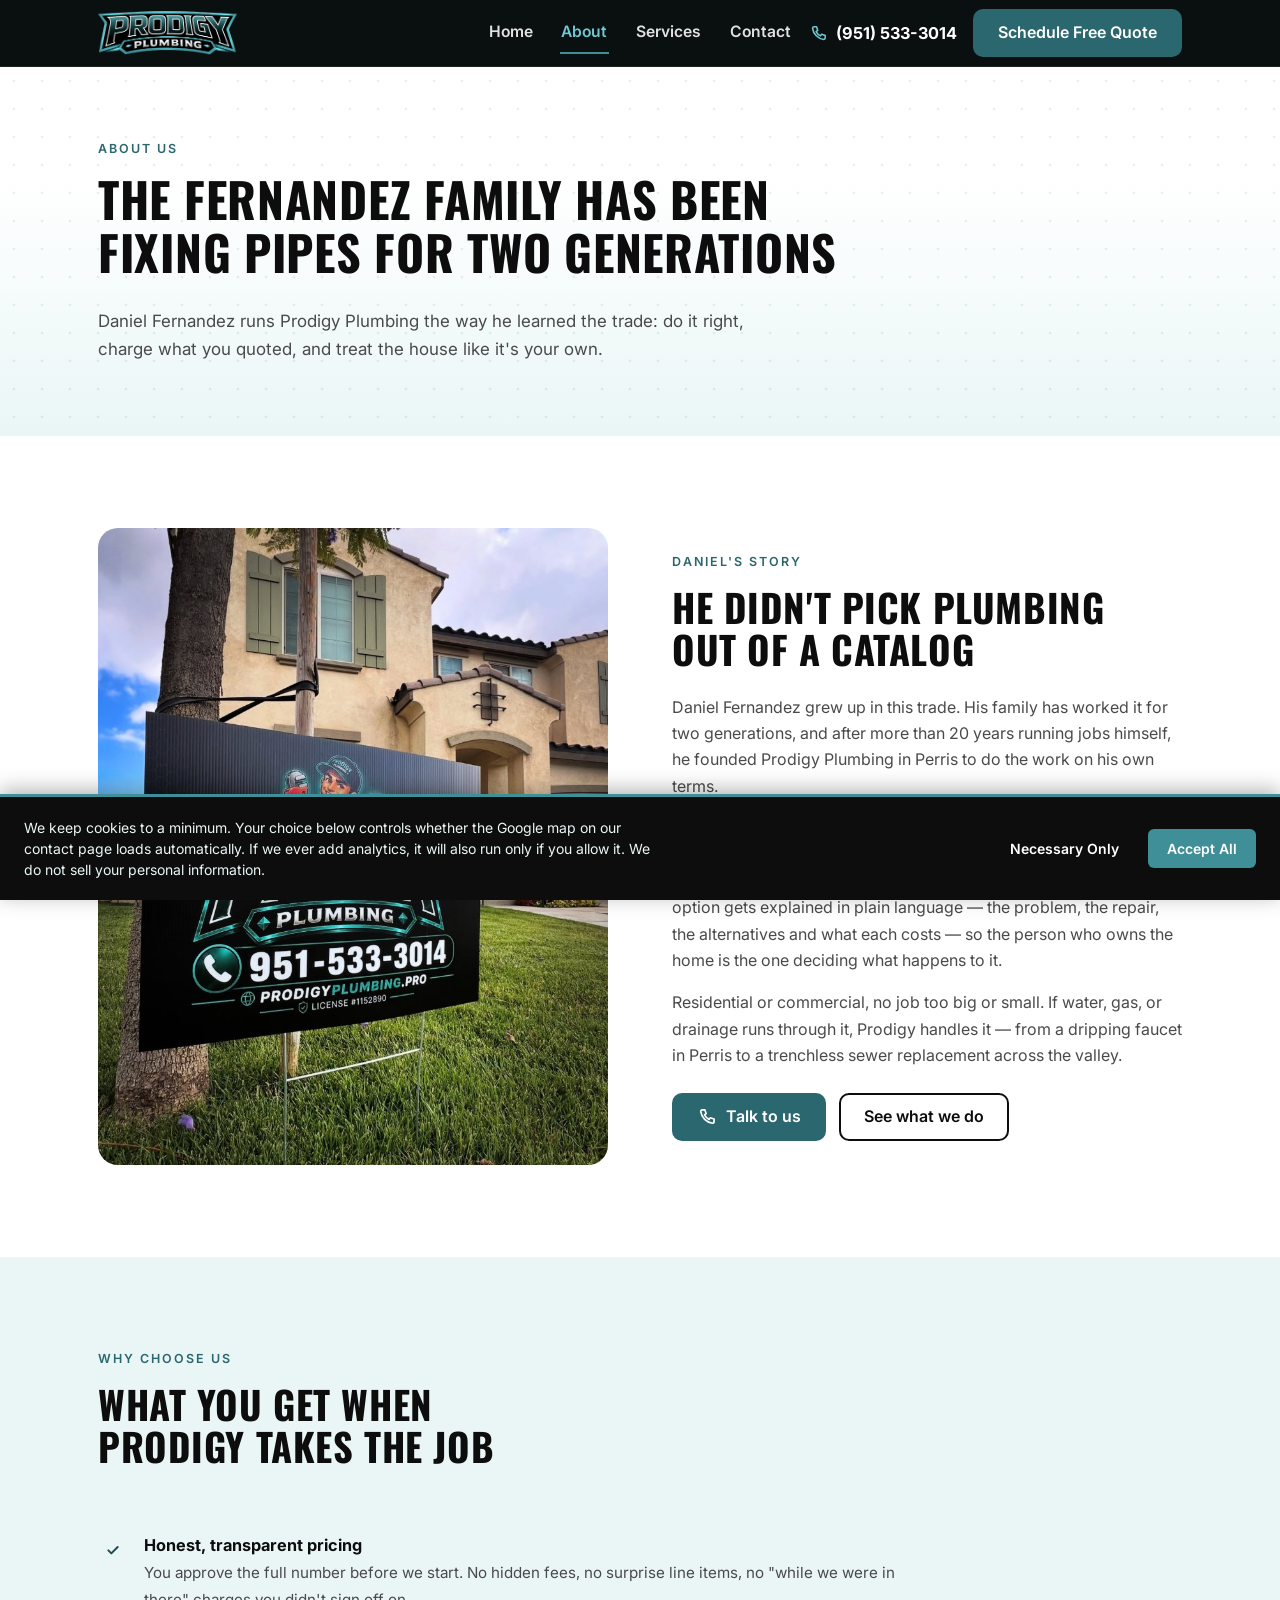
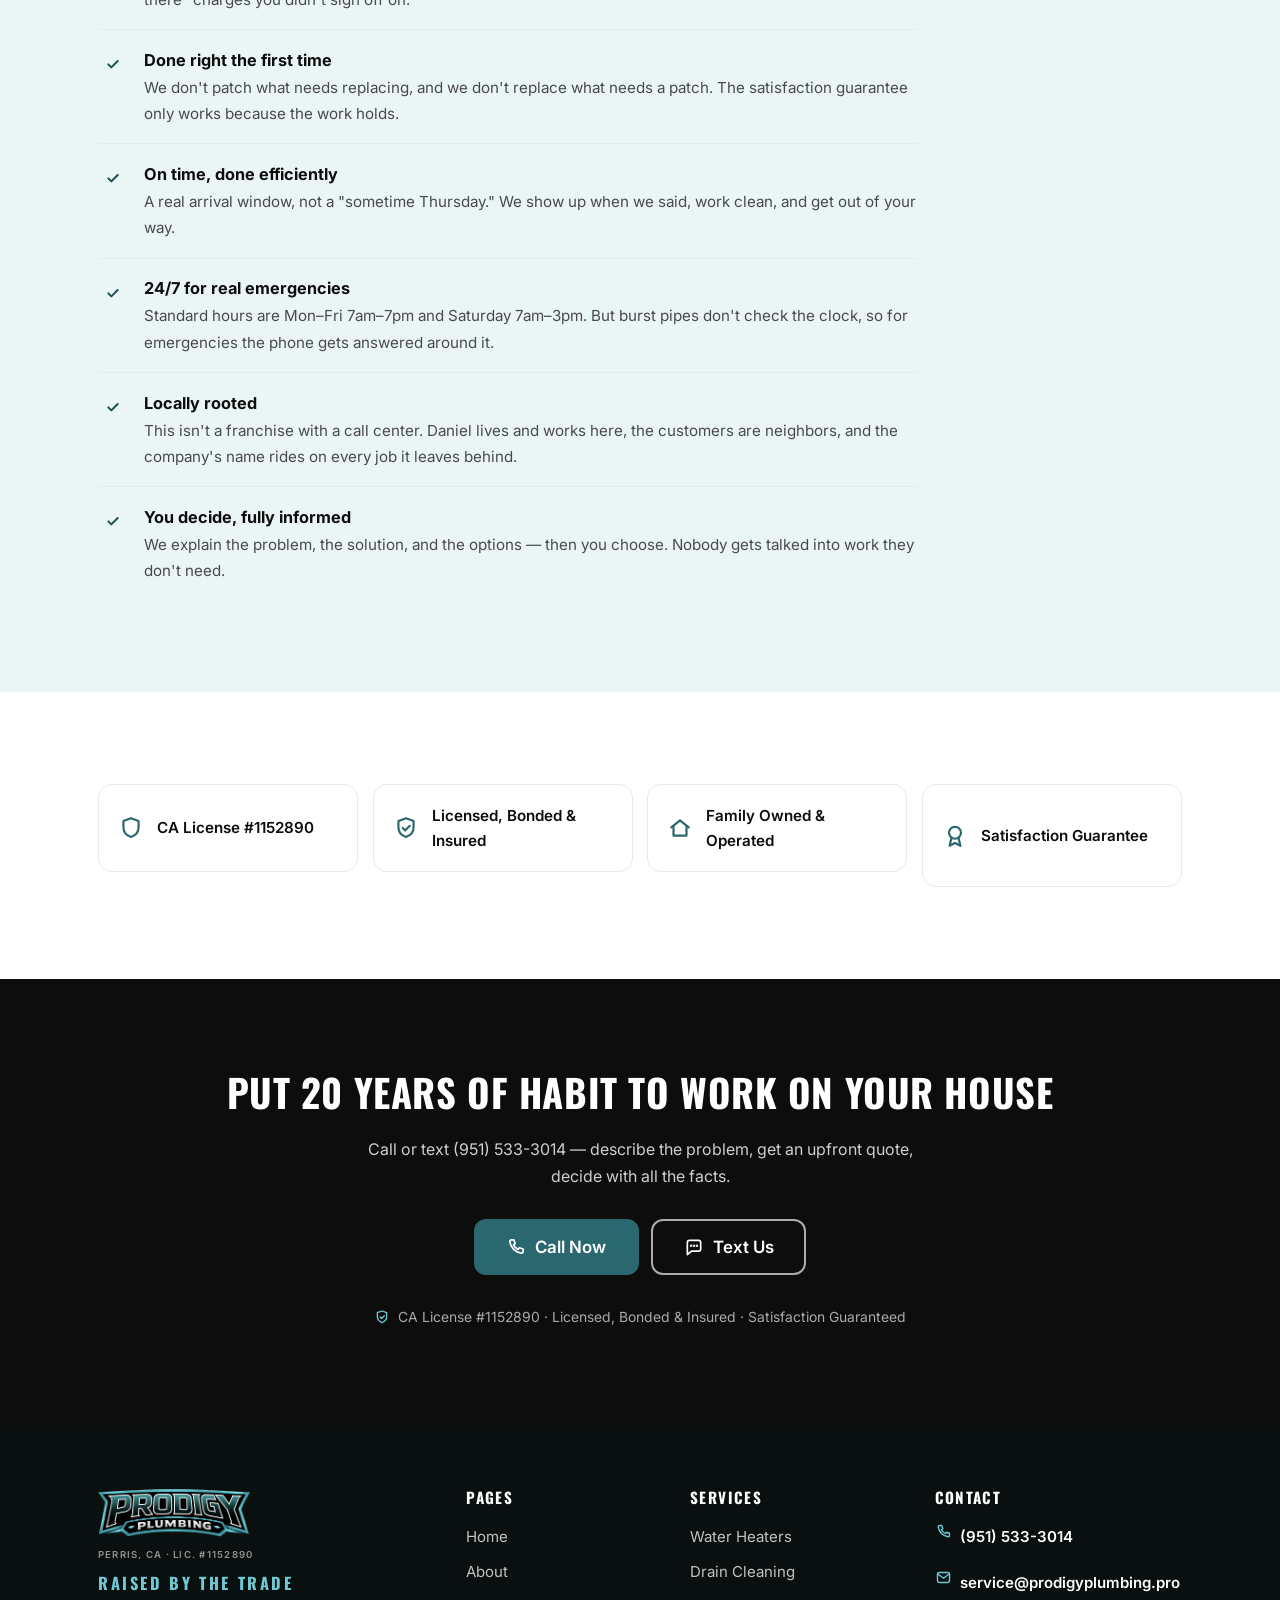
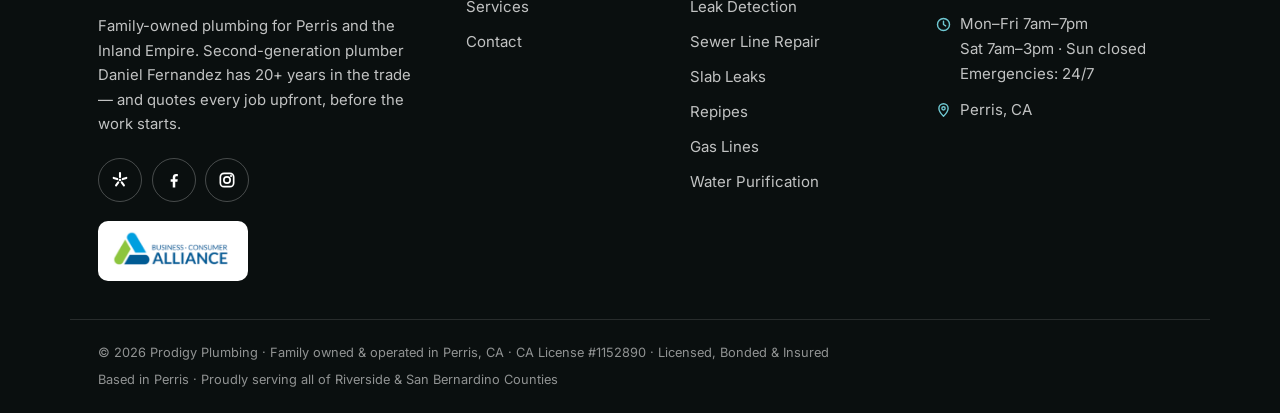
<file: about.html>
<!doctype html>
<html lang="en" class="no-js">
<head>
  <meta charset="utf-8">
  <meta name="viewport" content="width=device-width, initial-scale=1">
  <script>document.documentElement.className = document.documentElement.className.replace(/\bno-js\b/, "js");</script>
  <title>About Prodigy Plumbing | Second-Generation Plumber in Perris, CA</title>
  <meta name="description" content="Daniel Fernandez is a second-generation plumber with 20+ years in the trade. Meet the family-owned company behind Prodigy Plumbing in Perris, CA — honest pricing, work done right the first time.">
  <link rel="canonical" href="https://prodigyplumbing.pro/about.html">
  <meta property="og:type" content="website">
  <meta property="og:site_name" content="Prodigy Plumbing">
  <meta property="og:title" content="About Prodigy Plumbing | Second-Generation Plumber in Perris, CA">
  <meta property="og:description" content="Daniel Fernandez is a second-generation plumber with 20+ years in the trade. Meet the family behind Prodigy Plumbing in Perris, CA.">
  <meta property="og:url" content="https://prodigyplumbing.pro/about.html">
  <meta property="og:image" content="https://prodigyplumbing.pro/assets/logo.png">
  <meta name="twitter:card" content="summary">
  <meta name="theme-color" content="#0a0f0f">
  <link rel="icon" type="image/svg+xml" href="assets/favicon.svg">
  <link rel="preconnect" href="https://fonts.googleapis.com">
  <link rel="preconnect" href="https://fonts.gstatic.com" crossorigin>
  <link href="https://fonts.googleapis.com/css2?family=Inter:wght@400;500;600&amp;family=Oswald:wght@700&amp;display=swap" rel="stylesheet">
  <link rel="stylesheet" href="assets/css/styles.css">
  <script src="assets/js/main.js" defer></script>
  <script type="application/ld+json">
  {
    "@context": "https://schema.org",
    "@type": "AboutPage",
    "url": "https://prodigyplumbing.pro/about.html",
    "name": "About Prodigy Plumbing",
    "mainEntity": {
      "@type": "Plumber",
      "@id": "https://prodigyplumbing.pro/#business",
      "name": "Prodigy Plumbing",
      "url": "https://prodigyplumbing.pro/",
      "telephone": "+1-951-533-3014",
      "founder": {
        "@type": "Person",
        "name": "Daniel Fernandez",
        "jobTitle": "Owner",
        "description": "Second-generation plumber with more than 20 years in the trade."
      },
      "address": {
        "@type": "PostalAddress",
        "addressLocality": "Perris",
        "addressRegion": "CA",
        "addressCountry": "US"
      }
    }
  }
  </script>
</head>
<body>
<a class="skip-link" href="#main">Skip to content</a>

<header class="site-header">
  <div class="container header-inner">
    <a class="brand" href="index.html">
      <span class="brand-badge"><img class="brand-logo" src="assets/logo.png" alt="Prodigy Plumbing logo" width="114" height="36" onload="this.closest('.brand').classList.add('has-logo')"></span>
      <svg class="brand-mark" viewBox="0 0 40 40" aria-hidden="true" focusable="false"><path d="M20 3c6.5 8 11.5 14.4 11.5 21A11.5 11.5 0 1 1 8.5 24C8.5 17.4 13.5 11 20 3z" fill="#3e8f98"/><path d="M15.5 24.5a5 5 0 0 0 4.5 5" fill="none" stroke="#EAF6F6" stroke-width="2.6" stroke-linecap="round"/></svg>
      <span class="brand-text">
        <span class="brand-name">Prodigy <b>Plumbing</b></span>
        <span class="brand-sub">Perris, CA · Lic. #1152890</span>
      </span>
    </a>

    <nav class="site-nav" id="site-nav" aria-label="Main navigation">
      <ul>
        <li><a class="nav-link" href="index.html">Home</a></li>
        <li><a class="nav-link" href="about.html" aria-current="page">About</a></li>
        <li><a class="nav-link" href="services.html">Services</a></li>
        <li><a class="nav-link" href="contact.html">Contact</a></li>
      </ul>
      <div class="nav-cta-group">
        <a class="btn btn--teal btn--lg" href="tel:9515333014">
          <svg viewBox="0 0 24 24" fill="none" stroke="currentColor" stroke-width="2" stroke-linecap="round" stroke-linejoin="round" aria-hidden="true"><path d="M6.5 3.5h3l1.5 4.5-2 1.5a12.5 12.5 0 0 0 5.5 5.5l1.5-2 4.5 1.5v3a2 2 0 0 1-2 2A16.5 16.5 0 0 1 4.5 5.5a2 2 0 0 1 2-2z"/></svg>
          Call (951) 533-3014
        </a>
        <a class="btn btn--ghost btn--lg" href="contact.html#get-quote">Schedule Free Quote</a>
      </div>
    </nav>

    <a class="header-phone" href="tel:9515333014">
      <svg viewBox="0 0 24 24" fill="none" stroke="currentColor" stroke-width="2" stroke-linecap="round" stroke-linejoin="round" aria-hidden="true"><path d="M6.5 3.5h3l1.5 4.5-2 1.5a12.5 12.5 0 0 0 5.5 5.5l1.5-2 4.5 1.5v3a2 2 0 0 1-2 2A16.5 16.5 0 0 1 4.5 5.5a2 2 0 0 1 2-2z"/></svg>
      (951) 533-3014
    </a>
    <a class="btn btn--teal header-quote" href="contact.html#get-quote">Schedule Free Quote</a>
    <a class="header-phone--mobile" href="tel:9515333014" aria-label="Call Prodigy Plumbing at (951) 533-3014">
      <svg viewBox="0 0 24 24" fill="none" stroke="currentColor" stroke-width="2" stroke-linecap="round" stroke-linejoin="round" aria-hidden="true"><path d="M6.5 3.5h3l1.5 4.5-2 1.5a12.5 12.5 0 0 0 5.5 5.5l1.5-2 4.5 1.5v3a2 2 0 0 1-2 2A16.5 16.5 0 0 1 4.5 5.5a2 2 0 0 1 2-2z"/></svg>
    </a>
    <button class="nav-toggle" type="button" aria-expanded="false" aria-controls="site-nav">
      <span class="bar"></span><span class="bar"></span><span class="bar"></span>
      <span class="visually-hidden">Menu</span>
    </button>
  </div>
</header>

<section class="page-hero">
  <div class="container">
    <span class="eyebrow">About us</span>
    <h1>The Fernandez family has been fixing pipes for two generations</h1>
    <p class="lede">Daniel Fernandez runs Prodigy Plumbing the way he learned the trade: do it right, charge what you quoted, and treat the house like it's your own.</p>
  </div>
</section>

<main id="main">

  <section class="section">
    <div class="container about-grid">
      <div class="about-art about-art--photo reveal">
        <img src="assets/photos/about.jpg" alt="A Prodigy Plumbing yard sign in front of a home in Perris, CA" loading="lazy">
      </div>
      <div class="about-copy reveal">
        <span class="eyebrow">Daniel's story</span>
        <h2>He didn't pick plumbing out of a catalog</h2>
        <p>Daniel Fernandez grew up in this trade. His family has worked it for two generations, and after more than 20 years running jobs himself, he founded Prodigy Plumbing in Perris to do the work on his own terms.</p>
        <p>Those terms are simple. The price gets quoted before the work starts — and it doesn't grow while you're not looking. Corners don't get cut, because a fix that fails in six months isn't a fix. And every option gets explained in plain language — the problem, the repair, the alternatives and what each costs — so the person who owns the home is the one deciding what happens to it.</p>
        <p>Residential or commercial, no job too big or small. If water, gas, or drainage runs through it, Prodigy handles it — from a dripping faucet in Perris to a trenchless sewer replacement across the valley.</p>
        <div class="hero-ctas" style="margin-top: 1.5rem;">
          <a class="btn btn--teal" href="tel:9515333014">
            <svg viewBox="0 0 24 24" fill="none" stroke="currentColor" stroke-width="2" stroke-linecap="round" stroke-linejoin="round" aria-hidden="true"><path d="M6.5 3.5h3l1.5 4.5-2 1.5a12.5 12.5 0 0 0 5.5 5.5l1.5-2 4.5 1.5v3a2 2 0 0 1-2 2A16.5 16.5 0 0 1 4.5 5.5a2 2 0 0 1 2-2z"/></svg>
            Talk to us
          </a>
          <a class="btn btn--ghost" href="services.html">See what we do</a>
        </div>
      </div>
    </div>
  </section>

  <section class="section section--mint">
    <div class="container">
      <div class="section-head reveal">
        <span class="eyebrow">Why choose us</span>
        <h2>What you get when Prodigy takes the job</h2>
      </div>
      <ul class="why-list" data-stagger style="max-width: 820px;">
        <li class="why-item reveal">
          <span class="why-check"><svg viewBox="0 0 24 24" fill="none" stroke="currentColor" stroke-width="3" stroke-linecap="round" stroke-linejoin="round" aria-hidden="true"><path d="M5 12.5l4.5 4.5L19 7.5"/></svg></span>
          <div><b>Honest, transparent pricing</b><span>You approve the full number before we start. No hidden fees, no surprise line items, no "while we were in there" charges you didn't sign off on.</span></div>
        </li>
        <li class="why-item reveal">
          <span class="why-check"><svg viewBox="0 0 24 24" fill="none" stroke="currentColor" stroke-width="3" stroke-linecap="round" stroke-linejoin="round" aria-hidden="true"><path d="M5 12.5l4.5 4.5L19 7.5"/></svg></span>
          <div><b>Done right the first time</b><span>We don't patch what needs replacing, and we don't replace what needs a patch. The satisfaction guarantee only works because the work holds.</span></div>
        </li>
        <li class="why-item reveal">
          <span class="why-check"><svg viewBox="0 0 24 24" fill="none" stroke="currentColor" stroke-width="3" stroke-linecap="round" stroke-linejoin="round" aria-hidden="true"><path d="M5 12.5l4.5 4.5L19 7.5"/></svg></span>
          <div><b>On time, done efficiently</b><span>A real arrival window, not a "sometime Thursday." We show up when we said, work clean, and get out of your way.</span></div>
        </li>
        <li class="why-item reveal">
          <span class="why-check"><svg viewBox="0 0 24 24" fill="none" stroke="currentColor" stroke-width="3" stroke-linecap="round" stroke-linejoin="round" aria-hidden="true"><path d="M5 12.5l4.5 4.5L19 7.5"/></svg></span>
          <div><b>24/7 for real emergencies</b><span>Standard hours are Mon–Fri 7am–7pm and Saturday 7am–3pm. But burst pipes don't check the clock, so for emergencies the phone gets answered around it.</span></div>
        </li>
        <li class="why-item reveal">
          <span class="why-check"><svg viewBox="0 0 24 24" fill="none" stroke="currentColor" stroke-width="3" stroke-linecap="round" stroke-linejoin="round" aria-hidden="true"><path d="M5 12.5l4.5 4.5L19 7.5"/></svg></span>
          <div><b>Locally rooted</b><span>This isn't a franchise with a call center. Daniel lives and works here, the customers are neighbors, and the company's name rides on every job it leaves behind.</span></div>
        </li>
        <li class="why-item reveal">
          <span class="why-check"><svg viewBox="0 0 24 24" fill="none" stroke="currentColor" stroke-width="3" stroke-linecap="round" stroke-linejoin="round" aria-hidden="true"><path d="M5 12.5l4.5 4.5L19 7.5"/></svg></span>
          <div><b>You decide, fully informed</b><span>We explain the problem, the solution, and the options — then you choose. Nobody gets talked into work they don't need.</span></div>
        </li>
      </ul>
    </div>
  </section>

  <section class="section">
    <div class="container">
      <div class="cred-band" data-stagger>
        <p class="cred reveal"><svg viewBox="0 0 24 24" fill="none" stroke="currentColor" stroke-width="2" stroke-linecap="round" stroke-linejoin="round" aria-hidden="true"><path d="M12 3l7 2.6v5.8c0 4.4-3 7.6-7 9-4-1.4-7-4.6-7-9V5.6z"/></svg>CA License #1152890</p>
        <p class="cred reveal"><svg viewBox="0 0 24 24" fill="none" stroke="currentColor" stroke-width="2" stroke-linecap="round" stroke-linejoin="round" aria-hidden="true"><path d="M12 3l7 2.6v5.8c0 4.4-3 7.6-7 9-4-1.4-7-4.6-7-9V5.6z"/><path d="M9 12l2.2 2.2L15.5 10"/></svg>Licensed, Bonded &amp; Insured</p>
        <p class="cred reveal"><svg viewBox="0 0 24 24" fill="none" stroke="currentColor" stroke-width="2" stroke-linecap="round" stroke-linejoin="round" aria-hidden="true"><path d="M4 11.5 12 5l8 6.5"/><path d="M6 10.5V19h12v-8.5"/></svg>Family Owned &amp; Operated</p>
        <p class="cred reveal"><svg viewBox="0 0 24 24" fill="none" stroke="currentColor" stroke-width="2" stroke-linecap="round" stroke-linejoin="round" aria-hidden="true"><circle cx="12" cy="9" r="5.5"/><path d="M8.8 13.5 7 21l5-2.5 5 2.5-1.8-7.5"/></svg>Satisfaction Guarantee</p>
      </div>
    </div>
  </section>

  <section class="section section--dark cta-band">
    <div class="container reveal">
      <h2>Put 20 years of habit to work on your house</h2>
      <p class="lede">Call or text (951) 533-3014 — describe the problem, get an upfront quote, decide with all the facts.</p>
      <div class="hero-ctas">
        <a class="btn btn--teal btn--lg" href="tel:9515333014">
          <svg viewBox="0 0 24 24" fill="none" stroke="currentColor" stroke-width="2" stroke-linecap="round" stroke-linejoin="round" aria-hidden="true"><path d="M6.5 3.5h3l1.5 4.5-2 1.5a12.5 12.5 0 0 0 5.5 5.5l1.5-2 4.5 1.5v3a2 2 0 0 1-2 2A16.5 16.5 0 0 1 4.5 5.5a2 2 0 0 1 2-2z"/></svg>
          Call Now
        </a>
        <a class="btn btn--outline-white btn--lg" href="sms:9515333014">
          <svg viewBox="0 0 24 24" fill="none" stroke="currentColor" stroke-width="2" stroke-linecap="round" stroke-linejoin="round" aria-hidden="true"><path d="M20 14.5a2.5 2.5 0 0 1-2.5 2.5H9l-5 4V6.5A2.5 2.5 0 0 1 6.5 4h11A2.5 2.5 0 0 1 20 6.5z"/><circle cx="8.5" cy="10.5" r="0.5" fill="currentColor"/><circle cx="12" cy="10.5" r="0.5" fill="currentColor"/><circle cx="15.5" cy="10.5" r="0.5" fill="currentColor"/></svg>
          Text Us
        </a>
      </div>
      <p class="cta-license">
        <svg viewBox="0 0 24 24" fill="none" stroke="currentColor" stroke-width="2" stroke-linecap="round" stroke-linejoin="round" aria-hidden="true"><path d="M12 3l7 2.6v5.8c0 4.4-3 7.6-7 9-4-1.4-7-4.6-7-9V5.6z"/><path d="M9 12l2.2 2.2L15.5 10"/></svg>
        CA License #1152890 · Licensed, Bonded &amp; Insured · Satisfaction Guaranteed
      </p>
    </div>
  </section>
</main>

<footer class="site-footer">
  <div class="container footer-grid">
    <div class="footer-brand">
      <a class="brand" href="index.html">
        <span class="brand-badge"><img class="brand-logo" src="assets/logo.png" alt="Prodigy Plumbing logo" width="114" height="36" onload="this.closest('.brand').classList.add('has-logo')"></span>
        <svg class="brand-mark" viewBox="0 0 40 40" aria-hidden="true" focusable="false"><path d="M20 3c6.5 8 11.5 14.4 11.5 21A11.5 11.5 0 1 1 8.5 24C8.5 17.4 13.5 11 20 3z" fill="#3e8f98"/><path d="M15.5 24.5a5 5 0 0 0 4.5 5" fill="none" stroke="#EAF6F6" stroke-width="2.6" stroke-linecap="round"/></svg>
        <span class="brand-text">
          <span class="brand-name">Prodigy <b>Plumbing</b></span>
          <span class="brand-sub">Perris, CA · Lic. #1152890</span>
        </span>
      </a>
      <p class="slogan">Raised by the Trade</p>
      <p>Family-owned plumbing for Perris and the Inland Empire. Second-generation plumber Daniel Fernandez has 20+ years in the trade — and quotes every job upfront, before the work starts.</p>
      <div class="social">
        <a href="https://yelp.to/4Vf3LQ-yhP" target="_blank" rel="noopener" aria-label="Prodigy Plumbing on Yelp">
          <svg viewBox="0 0 24 24" fill="none" stroke="currentColor" stroke-width="2.5" stroke-linecap="round" aria-hidden="true"><path d="M12 8.5V3.5M15.3 10.9l4.3-1.4M14.1 14.8l2.6 3.7M9.9 14.8l-2.6 3.7M8.7 10.9L4.4 9.5"/><circle cx="12" cy="12" r="1.6" fill="currentColor" stroke="none"/></svg>
        </a>
        <a href="https://www.facebook.com/profile.php?id=61567606203307" target="_blank" rel="noopener" aria-label="Prodigy Plumbing on Facebook">
          <svg viewBox="0 0 24 24" fill="currentColor" aria-hidden="true"><path d="M13.5 21v-7h2.6l.4-3h-3V9.1c0-.9.3-1.6 1.7-1.6h1.4V4.8c-.3 0-1.2-.1-2.2-.1-2.2 0-3.9 1.4-3.9 4v2.3H8v3h2.5v7z"/></svg>
        </a>
        <a href="https://www.instagram.com/_prodigy_plumbing" target="_blank" rel="noopener" aria-label="Prodigy Plumbing on Instagram">
          <svg viewBox="0 0 24 24" fill="none" stroke="currentColor" stroke-width="2" aria-hidden="true"><rect x="4" y="4" width="16" height="16" rx="4.5"/><circle cx="12" cy="12" r="3.8"/><circle cx="16.8" cy="7.2" r="1.3" fill="currentColor" stroke="none"/></svg>
        </a>
      </div>
      <div class="bca-badge">
        <img src="assets/bca.png" alt="Business Consumer Alliance logo" width="129" height="45" loading="lazy">
      </div>
    </div>

    <nav class="footer-col" aria-label="Footer pages">
      <h2 class="footer-h">Pages</h2>
      <ul>
        <li><a href="index.html">Home</a></li>
        <li><a href="about.html">About</a></li>
        <li><a href="services.html">Services</a></li>
        <li><a href="contact.html">Contact</a></li>
      </ul>
    </nav>

    <nav class="footer-col" aria-label="Footer services">
      <h2 class="footer-h">Services</h2>
      <ul>
        <li><a href="services.html#water-heaters">Water Heaters</a></li>
        <li><a href="services.html#drain-cleaning">Drain Cleaning</a></li>
        <li><a href="services.html#leak-detection">Leak Detection</a></li>
        <li><a href="services.html#sewer-line">Sewer Line Repair</a></li>
        <li><a href="services.html#slab-leaks">Slab Leaks</a></li>
        <li><a href="services.html#repipes">Repipes</a></li>
        <li><a href="services.html#gas-line">Gas Lines</a></li>
        <li><a href="services.html#water-purification">Water Purification</a></li>
      </ul>
    </nav>

    <div class="footer-col footer-contact">
      <h2 class="footer-h">Contact</h2>
      <p><svg viewBox="0 0 24 24" fill="none" stroke="currentColor" stroke-width="2" stroke-linecap="round" stroke-linejoin="round" aria-hidden="true"><path d="M6.5 3.5h3l1.5 4.5-2 1.5a12.5 12.5 0 0 0 5.5 5.5l1.5-2 4.5 1.5v3a2 2 0 0 1-2 2A16.5 16.5 0 0 1 4.5 5.5a2 2 0 0 1 2-2z"/></svg><a href="tel:9515333014">(951) 533-3014</a></p>
      <p><svg viewBox="0 0 24 24" fill="none" stroke="currentColor" stroke-width="2" stroke-linecap="round" stroke-linejoin="round" aria-hidden="true"><rect x="3.5" y="5" width="17" height="14" rx="2.5"/><path d="M4 7l8 6 8-6"/></svg><a href="mailto:service@prodigyplumbing.pro">service@prodigyplumbing.pro</a></p>
      <p><svg viewBox="0 0 24 24" fill="none" stroke="currentColor" stroke-width="2" stroke-linecap="round" stroke-linejoin="round" aria-hidden="true"><circle cx="12" cy="12" r="8.5"/><path d="M12 7.5V12l3 2"/></svg>Mon–Fri 7am–7pm<br>Sat 7am–3pm · Sun closed<br>Emergencies: 24/7</p>
      <p><svg viewBox="0 0 24 24" fill="none" stroke="currentColor" stroke-width="2" stroke-linecap="round" stroke-linejoin="round" aria-hidden="true"><path d="M12 21.5S5.5 15.6 5.5 10.4a6.5 6.5 0 0 1 13 0c0 5.2-6.5 11.1-6.5 11.1z"/><circle cx="12" cy="10.4" r="2.3"/></svg>Perris, CA</p>
    </div>
  </div>

  <div class="container footer-bottom">
    <p>© 2026 Prodigy Plumbing · Family owned &amp; operated in Perris, CA · CA License #1152890 · Licensed, Bonded &amp; Insured</p>
    <p>Based in Perris · Proudly serving all of Riverside &amp; San Bernardino Counties</p>
  </div>
</footer>

<nav class="mobile-cta-bar" aria-label="Quick contact">
  <a class="mobile-cta mobile-cta--call" href="tel:9515333014">
    <svg viewBox="0 0 24 24" fill="none" stroke="currentColor" stroke-width="2" stroke-linecap="round" stroke-linejoin="round" aria-hidden="true"><path d="M6.5 3.5h3l1.5 4.5-2 1.5a12.5 12.5 0 0 0 5.5 5.5l1.5-2 4.5 1.5v3a2 2 0 0 1-2 2A16.5 16.5 0 0 1 4.5 5.5a2 2 0 0 1 2-2z"/></svg>
    Call Now
  </a>
  <a class="mobile-cta mobile-cta--text" href="sms:9515333014">
    <svg viewBox="0 0 24 24" fill="none" stroke="currentColor" stroke-width="2" stroke-linecap="round" stroke-linejoin="round" aria-hidden="true"><path d="M20 14.5a2.5 2.5 0 0 1-2.5 2.5H9l-5 4V6.5A2.5 2.5 0 0 1 6.5 4h11A2.5 2.5 0 0 1 20 6.5z"/><circle cx="8.5" cy="10.5" r="0.5" fill="currentColor"/><circle cx="12" cy="10.5" r="0.5" fill="currentColor"/><circle cx="15.5" cy="10.5" r="0.5" fill="currentColor"/></svg>
    Text Us
  </a>
</nav>

<script src="cookie-consent.js"></script>
</body>
</html>
</file>
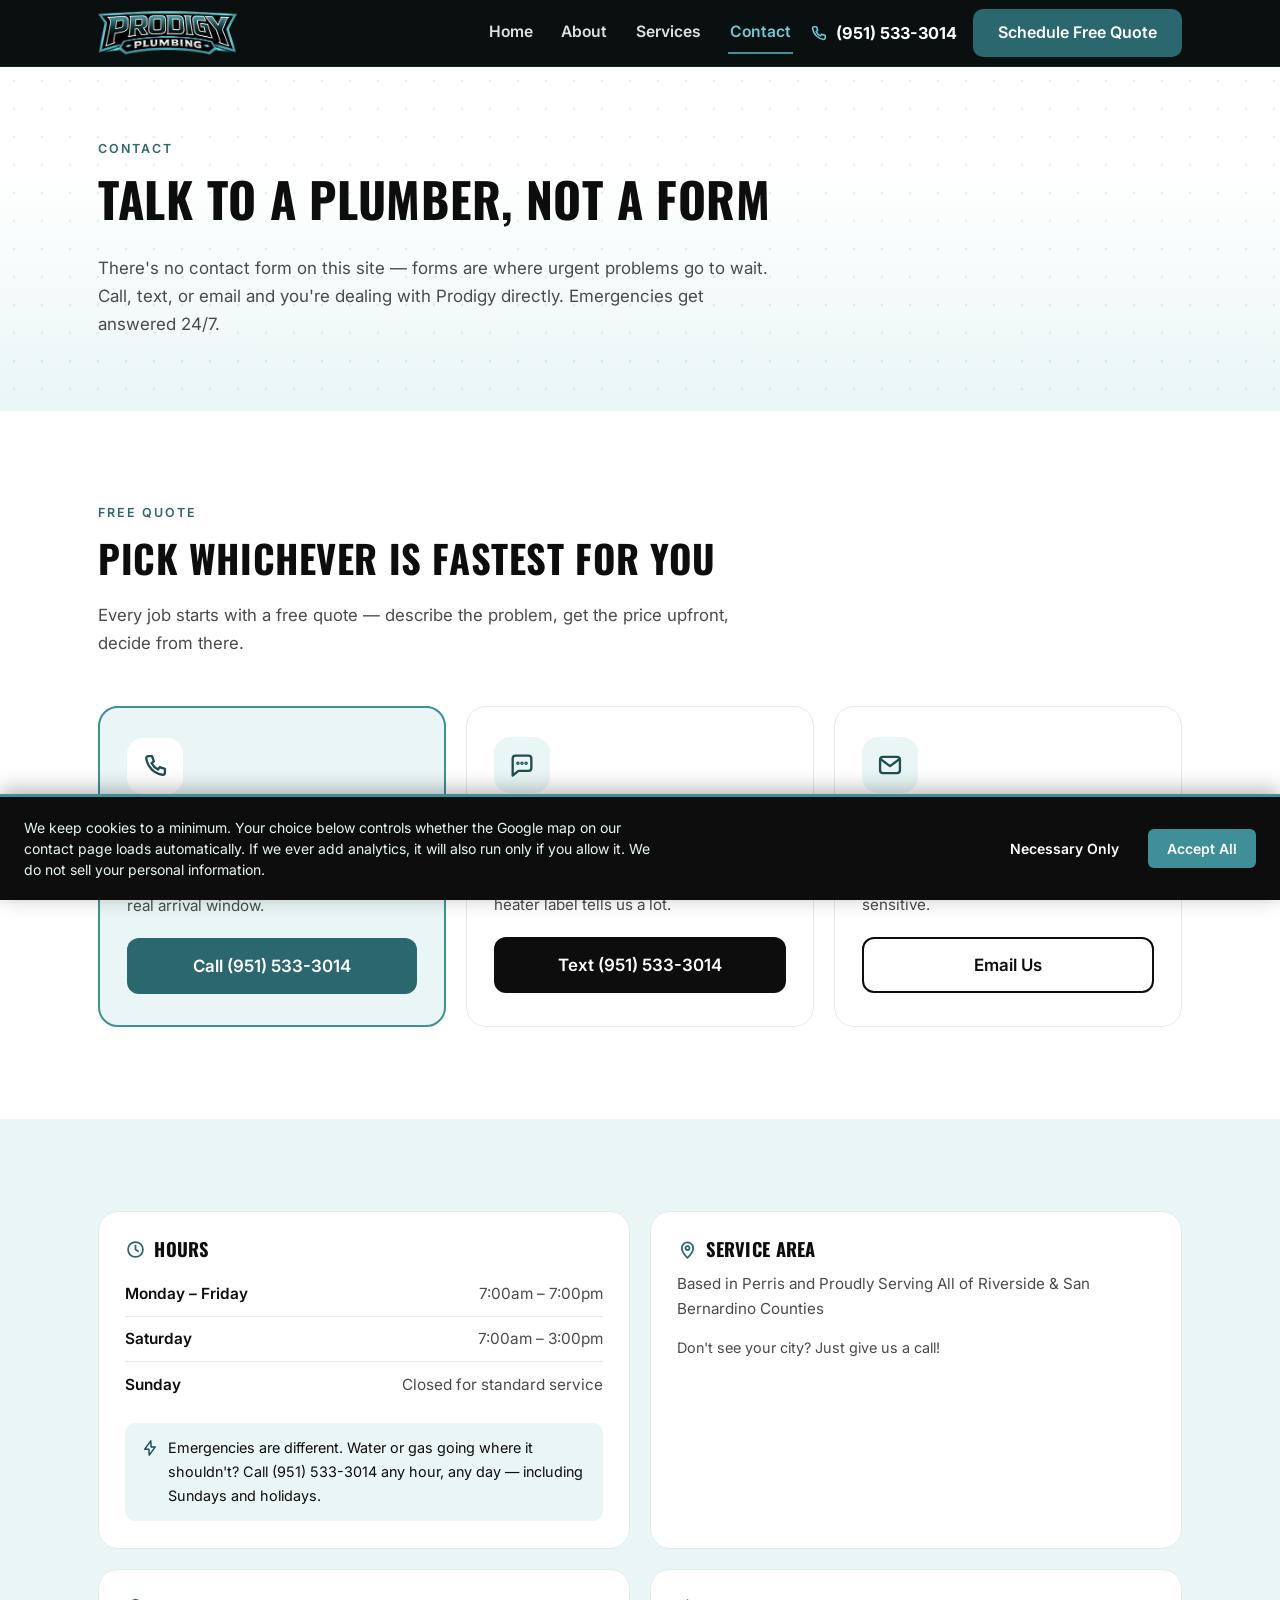
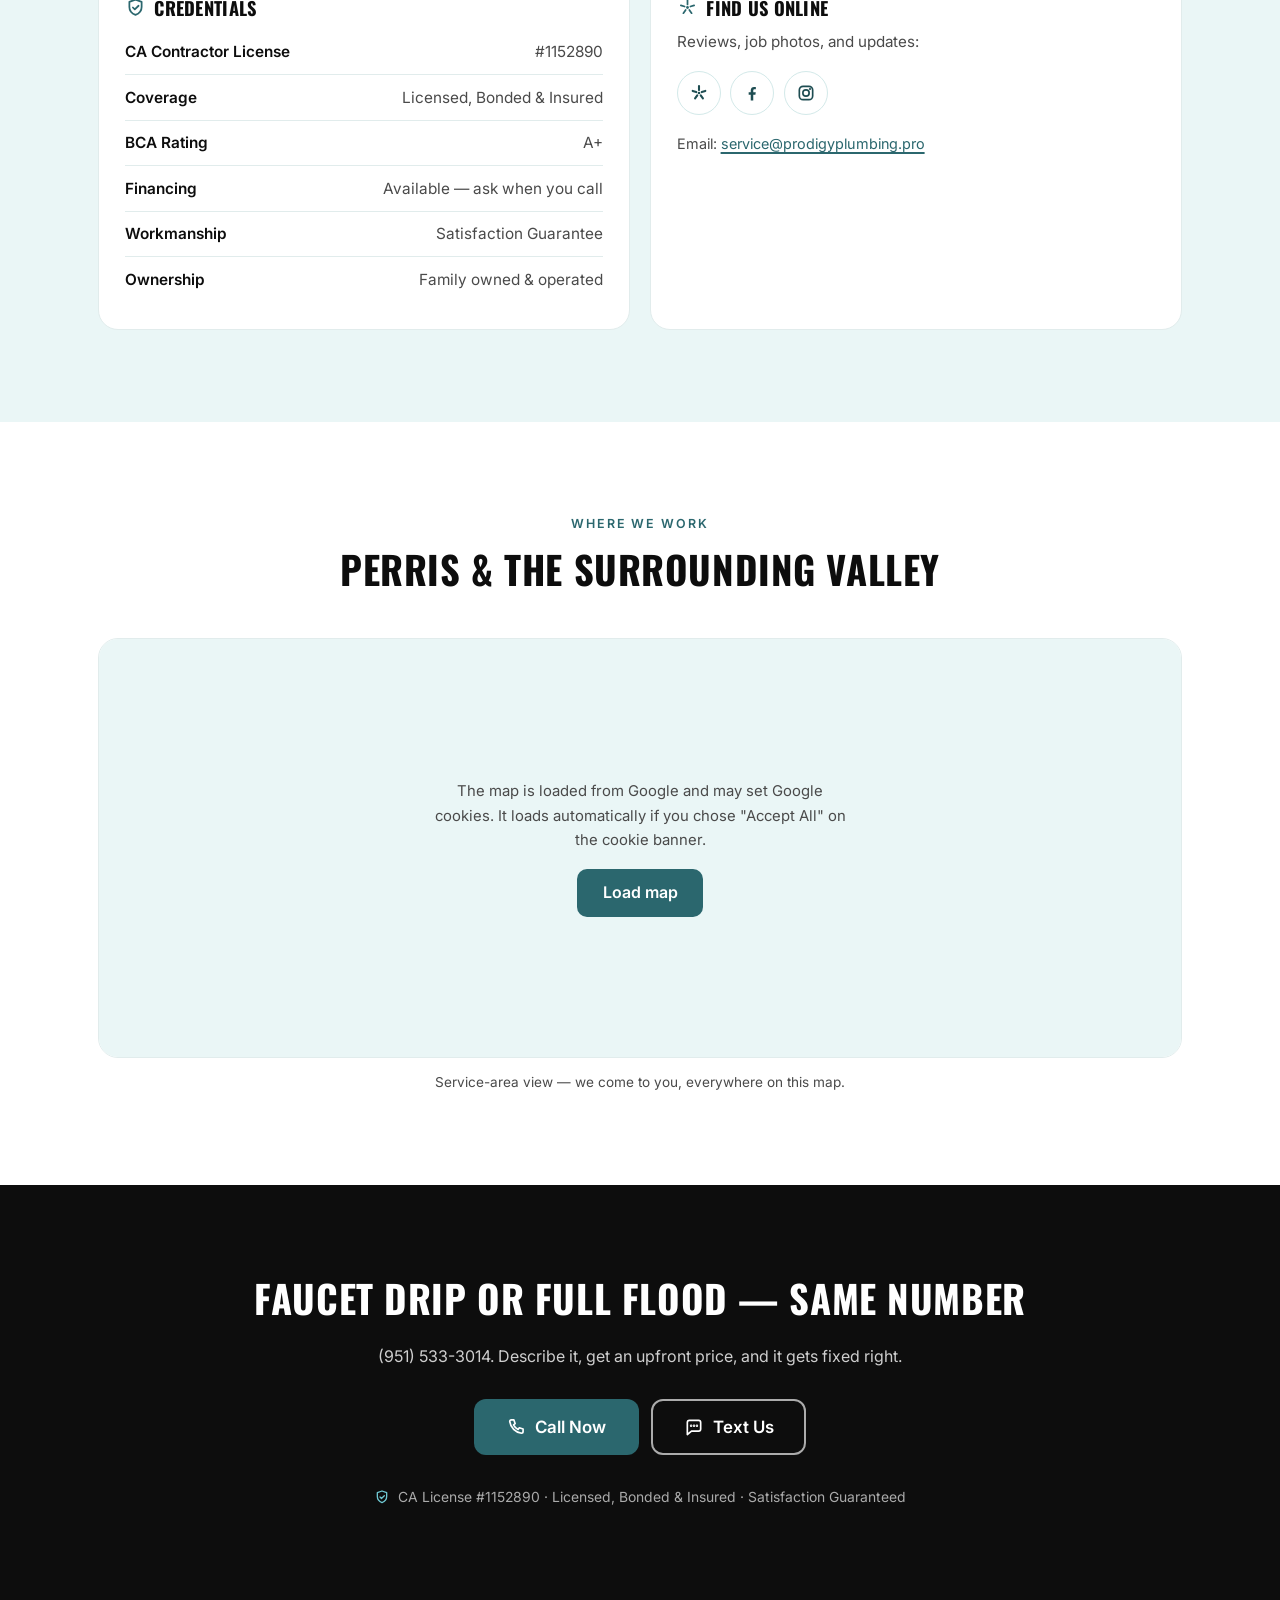
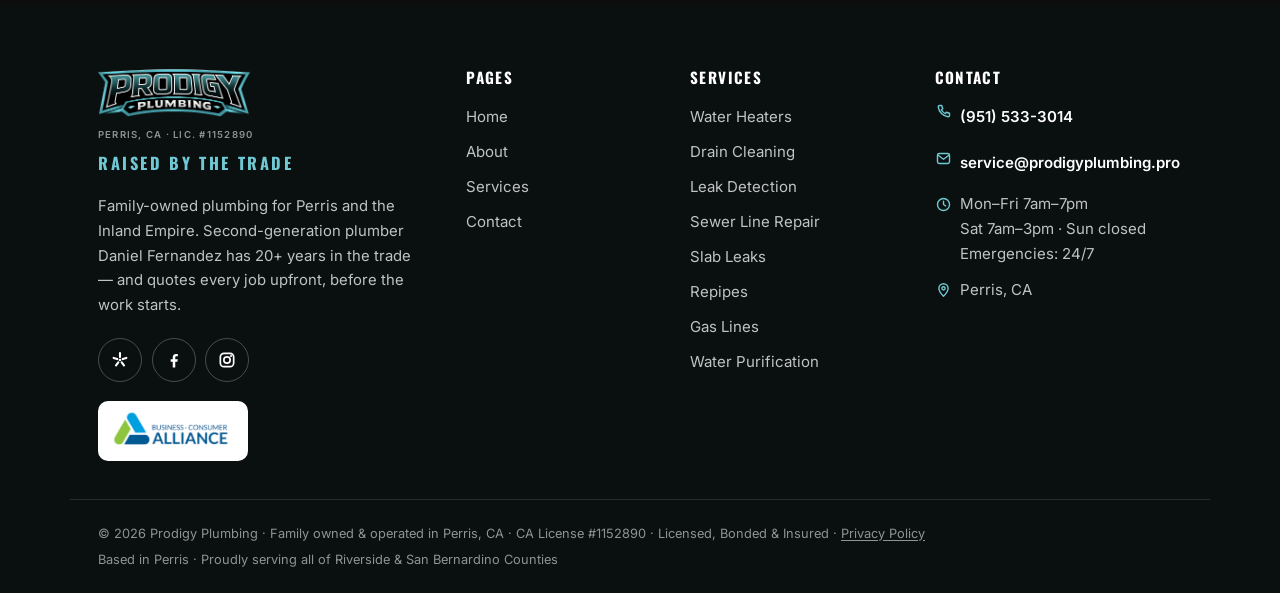
<file: contact.html>
<!doctype html>
<html lang="en" class="no-js">
<head>
  <meta charset="utf-8">
  <meta name="viewport" content="width=device-width, initial-scale=1">
  <script>document.documentElement.className = document.documentElement.className.replace(/\bno-js\b/, "js");</script>
  <title>Contact Prodigy Plumbing | Call or Text (951) 533-3014</title>
  <meta name="description" content="Call or text Prodigy Plumbing at (951) 533-3014, or email service@prodigyplumbing.pro. Mon–Fri 7–7, Sat 7–3, 24/7 for emergencies. Serving Perris &amp; the Inland Empire. CA Lic. #1152890.">
  <link rel="canonical" href="https://prodigyplumbing.pro/contact.html">
  <meta property="og:type" content="website">
  <meta property="og:site_name" content="Prodigy Plumbing">
  <meta property="og:title" content="Contact Prodigy Plumbing | Call or Text (951) 533-3014">
  <meta property="og:description" content="Call or text (951) 533-3014. Mon–Fri 7–7, Sat 7–3, 24/7 for emergencies. Serving Perris &amp; the Inland Empire.">
  <meta property="og:url" content="https://prodigyplumbing.pro/contact.html">
  <meta property="og:image" content="https://prodigyplumbing.pro/assets/logo.png">
  <meta name="twitter:card" content="summary">
  <meta name="theme-color" content="#0a0f0f">
  <link rel="icon" type="image/svg+xml" href="assets/favicon.svg">
  <link rel="preconnect" href="https://fonts.googleapis.com">
  <link rel="preconnect" href="https://fonts.gstatic.com" crossorigin>
  <link href="https://fonts.googleapis.com/css2?family=Inter:wght@400;500;600&amp;family=Oswald:wght@700&amp;display=swap" rel="stylesheet">
  <link rel="stylesheet" href="assets/css/styles.css">
  <script src="assets/js/main.js" defer></script>
  <script type="application/ld+json">
  {
    "@context": "https://schema.org",
    "@type": "ContactPage",
    "url": "https://prodigyplumbing.pro/contact.html",
    "name": "Contact Prodigy Plumbing",
    "mainEntity": {
      "@type": "Plumber",
      "@id": "https://prodigyplumbing.pro/#business",
      "name": "Prodigy Plumbing",
      "telephone": "+1-951-533-3014",
      "email": "service@prodigyplumbing.pro",
      "url": "https://prodigyplumbing.pro/",
      "address": {
        "@type": "PostalAddress",
        "addressLocality": "Perris",
        "addressRegion": "CA",
        "addressCountry": "US"
      },
      "openingHoursSpecification": [
        {
          "@type": "OpeningHoursSpecification",
          "dayOfWeek": ["Monday", "Tuesday", "Wednesday", "Thursday", "Friday"],
          "opens": "07:00",
          "closes": "19:00"
        },
        {
          "@type": "OpeningHoursSpecification",
          "dayOfWeek": "Saturday",
          "opens": "07:00",
          "closes": "15:00"
        }
      ],
      "areaServed": [
        { "@type": "City", "name": "Perris" },
        { "@type": "City", "name": "Moreno Valley" },
        { "@type": "City", "name": "Menifee" },
        { "@type": "City", "name": "Hemet" },
        { "@type": "City", "name": "San Jacinto" },
        { "@type": "City", "name": "Sun City" },
        { "@type": "City", "name": "Homeland" },
        { "@type": "City", "name": "Winchester" }
      ],
      "sameAs": [
        "https://yelp.to/4Vf3LQ-yhP",
        "https://www.facebook.com/profile.php?id=61567606203307",
        "https://www.instagram.com/_prodigy_plumbing"
      ]
    }
  }
  </script>
</head>
<body>
<a class="skip-link" href="#main">Skip to content</a>

<header class="site-header">
  <div class="container header-inner">
    <a class="brand" href="index.html">
      <span class="brand-badge"><img class="brand-logo" src="assets/logo.png" alt="Prodigy Plumbing logo" width="114" height="36" onload="this.closest('.brand').classList.add('has-logo')"></span>
      <svg class="brand-mark" viewBox="0 0 40 40" aria-hidden="true" focusable="false"><path d="M20 3c6.5 8 11.5 14.4 11.5 21A11.5 11.5 0 1 1 8.5 24C8.5 17.4 13.5 11 20 3z" fill="#3e8f98"/><path d="M15.5 24.5a5 5 0 0 0 4.5 5" fill="none" stroke="#EAF6F6" stroke-width="2.6" stroke-linecap="round"/></svg>
      <span class="brand-text">
        <span class="brand-name">Prodigy <b>Plumbing</b></span>
        <span class="brand-sub">Perris, CA · Lic. #1152890</span>
      </span>
    </a>

    <nav class="site-nav" id="site-nav" aria-label="Main navigation">
      <ul>
        <li><a class="nav-link" href="index.html">Home</a></li>
        <li><a class="nav-link" href="about.html">About</a></li>
        <li><a class="nav-link" href="services.html">Services</a></li>
        <li><a class="nav-link" href="contact.html" aria-current="page">Contact</a></li>
      </ul>
      <div class="nav-cta-group">
        <a class="btn btn--teal btn--lg" href="tel:9515333014">
          <svg viewBox="0 0 24 24" fill="none" stroke="currentColor" stroke-width="2" stroke-linecap="round" stroke-linejoin="round" aria-hidden="true"><path d="M6.5 3.5h3l1.5 4.5-2 1.5a12.5 12.5 0 0 0 5.5 5.5l1.5-2 4.5 1.5v3a2 2 0 0 1-2 2A16.5 16.5 0 0 1 4.5 5.5a2 2 0 0 1 2-2z"/></svg>
          Call (951) 533-3014
        </a>
        <a class="btn btn--ghost btn--lg" href="#get-quote">Schedule Free Quote</a>
      </div>
    </nav>

    <a class="header-phone" href="tel:9515333014">
      <svg viewBox="0 0 24 24" fill="none" stroke="currentColor" stroke-width="2" stroke-linecap="round" stroke-linejoin="round" aria-hidden="true"><path d="M6.5 3.5h3l1.5 4.5-2 1.5a12.5 12.5 0 0 0 5.5 5.5l1.5-2 4.5 1.5v3a2 2 0 0 1-2 2A16.5 16.5 0 0 1 4.5 5.5a2 2 0 0 1 2-2z"/></svg>
      (951) 533-3014
    </a>
    <a class="btn btn--teal header-quote" href="#get-quote">Schedule Free Quote</a>
    <a class="header-phone--mobile" href="tel:9515333014" aria-label="Call Prodigy Plumbing at (951) 533-3014">
      <svg viewBox="0 0 24 24" fill="none" stroke="currentColor" stroke-width="2" stroke-linecap="round" stroke-linejoin="round" aria-hidden="true"><path d="M6.5 3.5h3l1.5 4.5-2 1.5a12.5 12.5 0 0 0 5.5 5.5l1.5-2 4.5 1.5v3a2 2 0 0 1-2 2A16.5 16.5 0 0 1 4.5 5.5a2 2 0 0 1 2-2z"/></svg>
    </a>
    <button class="nav-toggle" type="button" aria-expanded="false" aria-controls="site-nav">
      <span class="bar"></span><span class="bar"></span><span class="bar"></span>
      <span class="visually-hidden">Menu</span>
    </button>
  </div>
</header>

<section class="page-hero">
  <div class="container">
    <span class="eyebrow">Contact</span>
    <h1>Talk to a plumber, not a form</h1>
    <p class="lede">There's no contact form on this site — forms are where urgent problems go to wait. Call, text, or email and you're dealing with Prodigy directly. Emergencies get answered 24/7.</p>
  </div>
</section>

<main id="main">

  <section class="section" id="get-quote">
    <div class="container">
      <div class="section-head reveal">
        <span class="eyebrow">Free quote</span>
        <h2>Pick whichever is fastest for you</h2>
        <p class="lede">Every job starts with a free quote — describe the problem, get the price upfront, decide from there.</p>
      </div>
      <div class="contact-grid" data-stagger>
        <div class="contact-card contact-card--primary reveal">
          <span class="contact-icon">
            <svg viewBox="0 0 24 24" fill="none" stroke="currentColor" stroke-width="2" stroke-linecap="round" stroke-linejoin="round" aria-hidden="true"><path d="M6.5 3.5h3l1.5 4.5-2 1.5a12.5 12.5 0 0 0 5.5 5.5l1.5-2 4.5 1.5v3a2 2 0 0 1-2 2A16.5 16.5 0 0 1 4.5 5.5a2 2 0 0 1 2-2z"/></svg>
          </span>
          <h2>Call</h2>
          <p>Fastest for anything urgent — talk through the problem right now and get a real arrival window.</p>
          <a class="btn btn--teal btn--lg" href="tel:9515333014">Call (951) 533-3014</a>
        </div>
        <div class="contact-card reveal">
          <span class="contact-icon">
            <svg viewBox="0 0 24 24" fill="none" stroke="currentColor" stroke-width="2" stroke-linecap="round" stroke-linejoin="round" aria-hidden="true"><path d="M20 14.5a2.5 2.5 0 0 1-2.5 2.5H9l-5 4V6.5A2.5 2.5 0 0 1 6.5 4h11A2.5 2.5 0 0 1 20 6.5z"/><circle cx="8.5" cy="10.5" r="0.5" fill="currentColor"/><circle cx="12" cy="10.5" r="0.5" fill="currentColor"/><circle cx="15.5" cy="10.5" r="0.5" fill="currentColor"/></svg>
          </span>
          <h2>Text</h2>
          <p>Snap a photo of the problem and send it over — a picture of a leak or a water heater label tells us a lot.</p>
          <a class="btn btn--ink btn--lg" href="sms:9515333014">Text (951) 533-3014</a>
        </div>
        <div class="contact-card reveal">
          <span class="contact-icon">
            <svg viewBox="0 0 24 24" fill="none" stroke="currentColor" stroke-width="2" stroke-linecap="round" stroke-linejoin="round" aria-hidden="true"><rect x="3.5" y="5" width="17" height="14" rx="2.5"/><path d="M4 7l8 6 8-6"/></svg>
          </span>
          <h2>Email</h2>
          <p>Best for quotes on bigger projects, paperwork, and anything that isn't time-sensitive.</p>
          <a class="btn btn--ghost btn--lg" href="mailto:service@prodigyplumbing.pro">Email Us</a>
        </div>
      </div>
    </div>
  </section>

  <section class="section section--mint">
    <div class="container info-grid">
      <div class="info-card reveal">
        <h2><svg viewBox="0 0 24 24" fill="none" stroke="currentColor" stroke-width="2" stroke-linecap="round" stroke-linejoin="round" aria-hidden="true"><circle cx="12" cy="12" r="8.5"/><path d="M12 7.5V12l3 2"/></svg>Hours</h2>
        <dl class="hours">
          <div><dt>Monday – Friday</dt><dd>7:00am – 7:00pm</dd></div>
          <div><dt>Saturday</dt><dd>7:00am – 3:00pm</dd></div>
          <div><dt>Sunday</dt><dd>Closed for standard service</dd></div>
        </dl>
        <p class="hours-note">
          <svg viewBox="0 0 24 24" fill="none" stroke="currentColor" stroke-width="2" stroke-linecap="round" stroke-linejoin="round" aria-hidden="true"><path d="M13 2.5 5 13.5h5.5L11 21.5l8-11h-5.5z"/></svg>
          <span>Emergencies are different. Water or gas going where it shouldn't? Call (951) 533-3014 any hour, any day — including Sundays and holidays.</span>
        </p>
      </div>

      <div class="info-card reveal">
        <h2><svg viewBox="0 0 24 24" fill="none" stroke="currentColor" stroke-width="2" stroke-linecap="round" stroke-linejoin="round" aria-hidden="true"><path d="M12 21.5S5.5 15.6 5.5 10.4a6.5 6.5 0 0 1 13 0c0 5.2-6.5 11.1-6.5 11.1z"/><circle cx="12" cy="10.4" r="2.3"/></svg>Service area</h2>
        <p style="color: var(--grey); font-size: 0.95rem;">Based in Perris and Proudly Serving All of Riverside &amp; San Bernardino Counties</p>
        <p style="color: var(--grey); font-size: 0.9rem; margin-top: 0.9rem;">Don't see your city? Just give us a call!</p>
      </div>

      <div class="info-card reveal">
        <h2><svg viewBox="0 0 24 24" fill="none" stroke="currentColor" stroke-width="2" stroke-linecap="round" stroke-linejoin="round" aria-hidden="true"><path d="M12 3l7 2.6v5.8c0 4.4-3 7.6-7 9-4-1.4-7-4.6-7-9V5.6z"/><path d="M9 12l2.2 2.2L15.5 10"/></svg>Credentials</h2>
        <dl class="hours">
          <div><dt>CA Contractor License</dt><dd>#1152890</dd></div>
          <div><dt>Coverage</dt><dd>Licensed, Bonded &amp; Insured</dd></div>
          <div><dt>BCA Rating</dt><dd>A+</dd></div>
          <div><dt>Financing</dt><dd>Available — ask when you call</dd></div>
          <div><dt>Workmanship</dt><dd>Satisfaction Guarantee</dd></div>
          <div><dt>Ownership</dt><dd>Family owned &amp; operated</dd></div>
        </dl>
      </div>

      <div class="info-card reveal">
        <h2><svg viewBox="0 0 24 24" fill="none" stroke="currentColor" stroke-width="2" stroke-linecap="round" aria-hidden="true"><path d="M12 8.5V3.5M15.3 10.9l4.3-1.4M14.1 14.8l2.6 3.7M9.9 14.8l-2.6 3.7M8.7 10.9L4.4 9.5"/><circle cx="12" cy="12" r="1.6" fill="currentColor" stroke="none"/></svg>Find us online</h2>
        <p style="color: var(--grey); font-size: 0.95rem;">Reviews, job photos, and updates:</p>
        <div class="social" style="margin-top: 1rem;">
          <a href="https://yelp.to/4Vf3LQ-yhP" target="_blank" rel="noopener" aria-label="Prodigy Plumbing on Yelp" style="border-color: var(--mint-deep); color: var(--teal-deep);">
            <svg viewBox="0 0 24 24" fill="none" stroke="currentColor" stroke-width="2.5" stroke-linecap="round" aria-hidden="true"><path d="M12 8.5V3.5M15.3 10.9l4.3-1.4M14.1 14.8l2.6 3.7M9.9 14.8l-2.6 3.7M8.7 10.9L4.4 9.5"/><circle cx="12" cy="12" r="1.6" fill="currentColor" stroke="none"/></svg>
          </a>
          <a href="https://www.facebook.com/profile.php?id=61567606203307" target="_blank" rel="noopener" aria-label="Prodigy Plumbing on Facebook" style="border-color: var(--mint-deep); color: var(--teal-deep);">
            <svg viewBox="0 0 24 24" fill="currentColor" aria-hidden="true"><path d="M13.5 21v-7h2.6l.4-3h-3V9.1c0-.9.3-1.6 1.7-1.6h1.4V4.8c-.3 0-1.2-.1-2.2-.1-2.2 0-3.9 1.4-3.9 4v2.3H8v3h2.5v7z"/></svg>
          </a>
          <a href="https://www.instagram.com/_prodigy_plumbing" target="_blank" rel="noopener" aria-label="Prodigy Plumbing on Instagram" style="border-color: var(--mint-deep); color: var(--teal-deep);">
            <svg viewBox="0 0 24 24" fill="none" stroke="currentColor" stroke-width="2" aria-hidden="true"><rect x="4" y="4" width="16" height="16" rx="4.5"/><circle cx="12" cy="12" r="3.8"/><circle cx="16.8" cy="7.2" r="1.3" fill="currentColor" stroke="none"/></svg>
          </a>
        </div>
        <p style="color: var(--grey); font-size: 0.9rem; margin-top: 1.1rem;">Email: <a href="mailto:service@prodigyplumbing.pro">service@prodigyplumbing.pro</a></p>
      </div>
    </div>
  </section>

  <section class="section">
    <div class="container">
      <div class="section-head section-head--center reveal">
        <span class="eyebrow">Where we work</span>
        <h2>Perris &amp; the surrounding valley</h2>
      </div>
      <div class="map-wrap reveal" id="map-embed" data-map-src="https://www.google.com/maps?q=Perris,+California&amp;z=10&amp;output=embed">
        <div class="map-consent">
          <p>The map is loaded from Google and may set Google cookies. It loads automatically if you chose "Accept All" on the cookie banner.</p>
          <button class="btn btn--teal" type="button" id="load-map">Load map</button>
        </div>
      </div>
      <p class="map-note">Service-area view — we come to you, everywhere on this map.</p>
    </div>
  </section>

  <section class="section section--dark cta-band">
    <div class="container reveal">
      <h2>Faucet drip or full flood — same number</h2>
      <p class="lede">(951) 533-3014. Describe it, get an upfront price, and it gets fixed right.</p>
      <div class="hero-ctas">
        <a class="btn btn--teal btn--lg" href="tel:9515333014">
          <svg viewBox="0 0 24 24" fill="none" stroke="currentColor" stroke-width="2" stroke-linecap="round" stroke-linejoin="round" aria-hidden="true"><path d="M6.5 3.5h3l1.5 4.5-2 1.5a12.5 12.5 0 0 0 5.5 5.5l1.5-2 4.5 1.5v3a2 2 0 0 1-2 2A16.5 16.5 0 0 1 4.5 5.5a2 2 0 0 1 2-2z"/></svg>
          Call Now
        </a>
        <a class="btn btn--outline-white btn--lg" href="sms:9515333014">
          <svg viewBox="0 0 24 24" fill="none" stroke="currentColor" stroke-width="2" stroke-linecap="round" stroke-linejoin="round" aria-hidden="true"><path d="M20 14.5a2.5 2.5 0 0 1-2.5 2.5H9l-5 4V6.5A2.5 2.5 0 0 1 6.5 4h11A2.5 2.5 0 0 1 20 6.5z"/><circle cx="8.5" cy="10.5" r="0.5" fill="currentColor"/><circle cx="12" cy="10.5" r="0.5" fill="currentColor"/><circle cx="15.5" cy="10.5" r="0.5" fill="currentColor"/></svg>
          Text Us
        </a>
      </div>
      <p class="cta-license">
        <svg viewBox="0 0 24 24" fill="none" stroke="currentColor" stroke-width="2" stroke-linecap="round" stroke-linejoin="round" aria-hidden="true"><path d="M12 3l7 2.6v5.8c0 4.4-3 7.6-7 9-4-1.4-7-4.6-7-9V5.6z"/><path d="M9 12l2.2 2.2L15.5 10"/></svg>
        CA License #1152890 · Licensed, Bonded &amp; Insured · Satisfaction Guaranteed
      </p>
    </div>
  </section>
</main>

<footer class="site-footer">
  <div class="container footer-grid">
    <div class="footer-brand">
      <a class="brand" href="index.html">
        <span class="brand-badge"><img class="brand-logo" src="assets/logo.png" alt="Prodigy Plumbing logo" width="114" height="36" onload="this.closest('.brand').classList.add('has-logo')"></span>
        <svg class="brand-mark" viewBox="0 0 40 40" aria-hidden="true" focusable="false"><path d="M20 3c6.5 8 11.5 14.4 11.5 21A11.5 11.5 0 1 1 8.5 24C8.5 17.4 13.5 11 20 3z" fill="#3e8f98"/><path d="M15.5 24.5a5 5 0 0 0 4.5 5" fill="none" stroke="#EAF6F6" stroke-width="2.6" stroke-linecap="round"/></svg>
        <span class="brand-text">
          <span class="brand-name">Prodigy <b>Plumbing</b></span>
          <span class="brand-sub">Perris, CA · Lic. #1152890</span>
        </span>
      </a>
      <p class="slogan">Raised by the Trade</p>
      <p>Family-owned plumbing for Perris and the Inland Empire. Second-generation plumber Daniel Fernandez has 20+ years in the trade — and quotes every job upfront, before the work starts.</p>
      <div class="social">
        <a href="https://yelp.to/4Vf3LQ-yhP" target="_blank" rel="noopener" aria-label="Prodigy Plumbing on Yelp">
          <svg viewBox="0 0 24 24" fill="none" stroke="currentColor" stroke-width="2.5" stroke-linecap="round" aria-hidden="true"><path d="M12 8.5V3.5M15.3 10.9l4.3-1.4M14.1 14.8l2.6 3.7M9.9 14.8l-2.6 3.7M8.7 10.9L4.4 9.5"/><circle cx="12" cy="12" r="1.6" fill="currentColor" stroke="none"/></svg>
        </a>
        <a href="https://www.facebook.com/profile.php?id=61567606203307" target="_blank" rel="noopener" aria-label="Prodigy Plumbing on Facebook">
          <svg viewBox="0 0 24 24" fill="currentColor" aria-hidden="true"><path d="M13.5 21v-7h2.6l.4-3h-3V9.1c0-.9.3-1.6 1.7-1.6h1.4V4.8c-.3 0-1.2-.1-2.2-.1-2.2 0-3.9 1.4-3.9 4v2.3H8v3h2.5v7z"/></svg>
        </a>
        <a href="https://www.instagram.com/_prodigy_plumbing" target="_blank" rel="noopener" aria-label="Prodigy Plumbing on Instagram">
          <svg viewBox="0 0 24 24" fill="none" stroke="currentColor" stroke-width="2" aria-hidden="true"><rect x="4" y="4" width="16" height="16" rx="4.5"/><circle cx="12" cy="12" r="3.8"/><circle cx="16.8" cy="7.2" r="1.3" fill="currentColor" stroke="none"/></svg>
        </a>
      </div>
      <div class="bca-badge">
        <img src="assets/bca.png" alt="Business Consumer Alliance logo" width="129" height="45" loading="lazy">
      </div>
    </div>

    <nav class="footer-col" aria-label="Footer pages">
      <h2 class="footer-h">Pages</h2>
      <ul>
        <li><a href="index.html">Home</a></li>
        <li><a href="about.html">About</a></li>
        <li><a href="services.html">Services</a></li>
        <li><a href="contact.html">Contact</a></li>
      </ul>
    </nav>

    <nav class="footer-col" aria-label="Footer services">
      <h2 class="footer-h">Services</h2>
      <ul>
        <li><a href="services.html#water-heaters">Water Heaters</a></li>
        <li><a href="services.html#drain-cleaning">Drain Cleaning</a></li>
        <li><a href="services.html#leak-detection">Leak Detection</a></li>
        <li><a href="services.html#sewer-line">Sewer Line Repair</a></li>
        <li><a href="services.html#slab-leaks">Slab Leaks</a></li>
        <li><a href="services.html#repipes">Repipes</a></li>
        <li><a href="services.html#gas-line">Gas Lines</a></li>
        <li><a href="services.html#water-purification">Water Purification</a></li>
      </ul>
    </nav>

    <div class="footer-col footer-contact">
      <h2 class="footer-h">Contact</h2>
      <p><svg viewBox="0 0 24 24" fill="none" stroke="currentColor" stroke-width="2" stroke-linecap="round" stroke-linejoin="round" aria-hidden="true"><path d="M6.5 3.5h3l1.5 4.5-2 1.5a12.5 12.5 0 0 0 5.5 5.5l1.5-2 4.5 1.5v3a2 2 0 0 1-2 2A16.5 16.5 0 0 1 4.5 5.5a2 2 0 0 1 2-2z"/></svg><a href="tel:9515333014">(951) 533-3014</a></p>
      <p><svg viewBox="0 0 24 24" fill="none" stroke="currentColor" stroke-width="2" stroke-linecap="round" stroke-linejoin="round" aria-hidden="true"><rect x="3.5" y="5" width="17" height="14" rx="2.5"/><path d="M4 7l8 6 8-6"/></svg><a href="mailto:service@prodigyplumbing.pro">service@prodigyplumbing.pro</a></p>
      <p><svg viewBox="0 0 24 24" fill="none" stroke="currentColor" stroke-width="2" stroke-linecap="round" stroke-linejoin="round" aria-hidden="true"><circle cx="12" cy="12" r="8.5"/><path d="M12 7.5V12l3 2"/></svg>Mon–Fri 7am–7pm<br>Sat 7am–3pm · Sun closed<br>Emergencies: 24/7</p>
      <p><svg viewBox="0 0 24 24" fill="none" stroke="currentColor" stroke-width="2" stroke-linecap="round" stroke-linejoin="round" aria-hidden="true"><path d="M12 21.5S5.5 15.6 5.5 10.4a6.5 6.5 0 0 1 13 0c0 5.2-6.5 11.1-6.5 11.1z"/><circle cx="12" cy="10.4" r="2.3"/></svg>Perris, CA</p>
    </div>
  </div>

  <div class="container footer-bottom">
    <p>© 2026 Prodigy Plumbing · Family owned &amp; operated in Perris, CA · CA License #1152890 · Licensed, Bonded &amp; Insured · <a href="privacy.html">Privacy Policy</a></p>
    <p>Based in Perris · Proudly serving all of Riverside &amp; San Bernardino Counties</p>
  </div>
</footer>

<nav class="mobile-cta-bar" aria-label="Quick contact">
  <a class="mobile-cta mobile-cta--call" href="tel:9515333014">
    <svg viewBox="0 0 24 24" fill="none" stroke="currentColor" stroke-width="2" stroke-linecap="round" stroke-linejoin="round" aria-hidden="true"><path d="M6.5 3.5h3l1.5 4.5-2 1.5a12.5 12.5 0 0 0 5.5 5.5l1.5-2 4.5 1.5v3a2 2 0 0 1-2 2A16.5 16.5 0 0 1 4.5 5.5a2 2 0 0 1 2-2z"/></svg>
    Call Now
  </a>
  <a class="mobile-cta mobile-cta--text" href="sms:9515333014">
    <svg viewBox="0 0 24 24" fill="none" stroke="currentColor" stroke-width="2" stroke-linecap="round" stroke-linejoin="round" aria-hidden="true"><path d="M20 14.5a2.5 2.5 0 0 1-2.5 2.5H9l-5 4V6.5A2.5 2.5 0 0 1 6.5 4h11A2.5 2.5 0 0 1 20 6.5z"/><circle cx="8.5" cy="10.5" r="0.5" fill="currentColor"/><circle cx="12" cy="10.5" r="0.5" fill="currentColor"/><circle cx="15.5" cy="10.5" r="0.5" fill="currentColor"/></svg>
    Text Us
  </a>
</nav>

<script src="cookie-consent.js"></script>
</body>
</html>
</file>
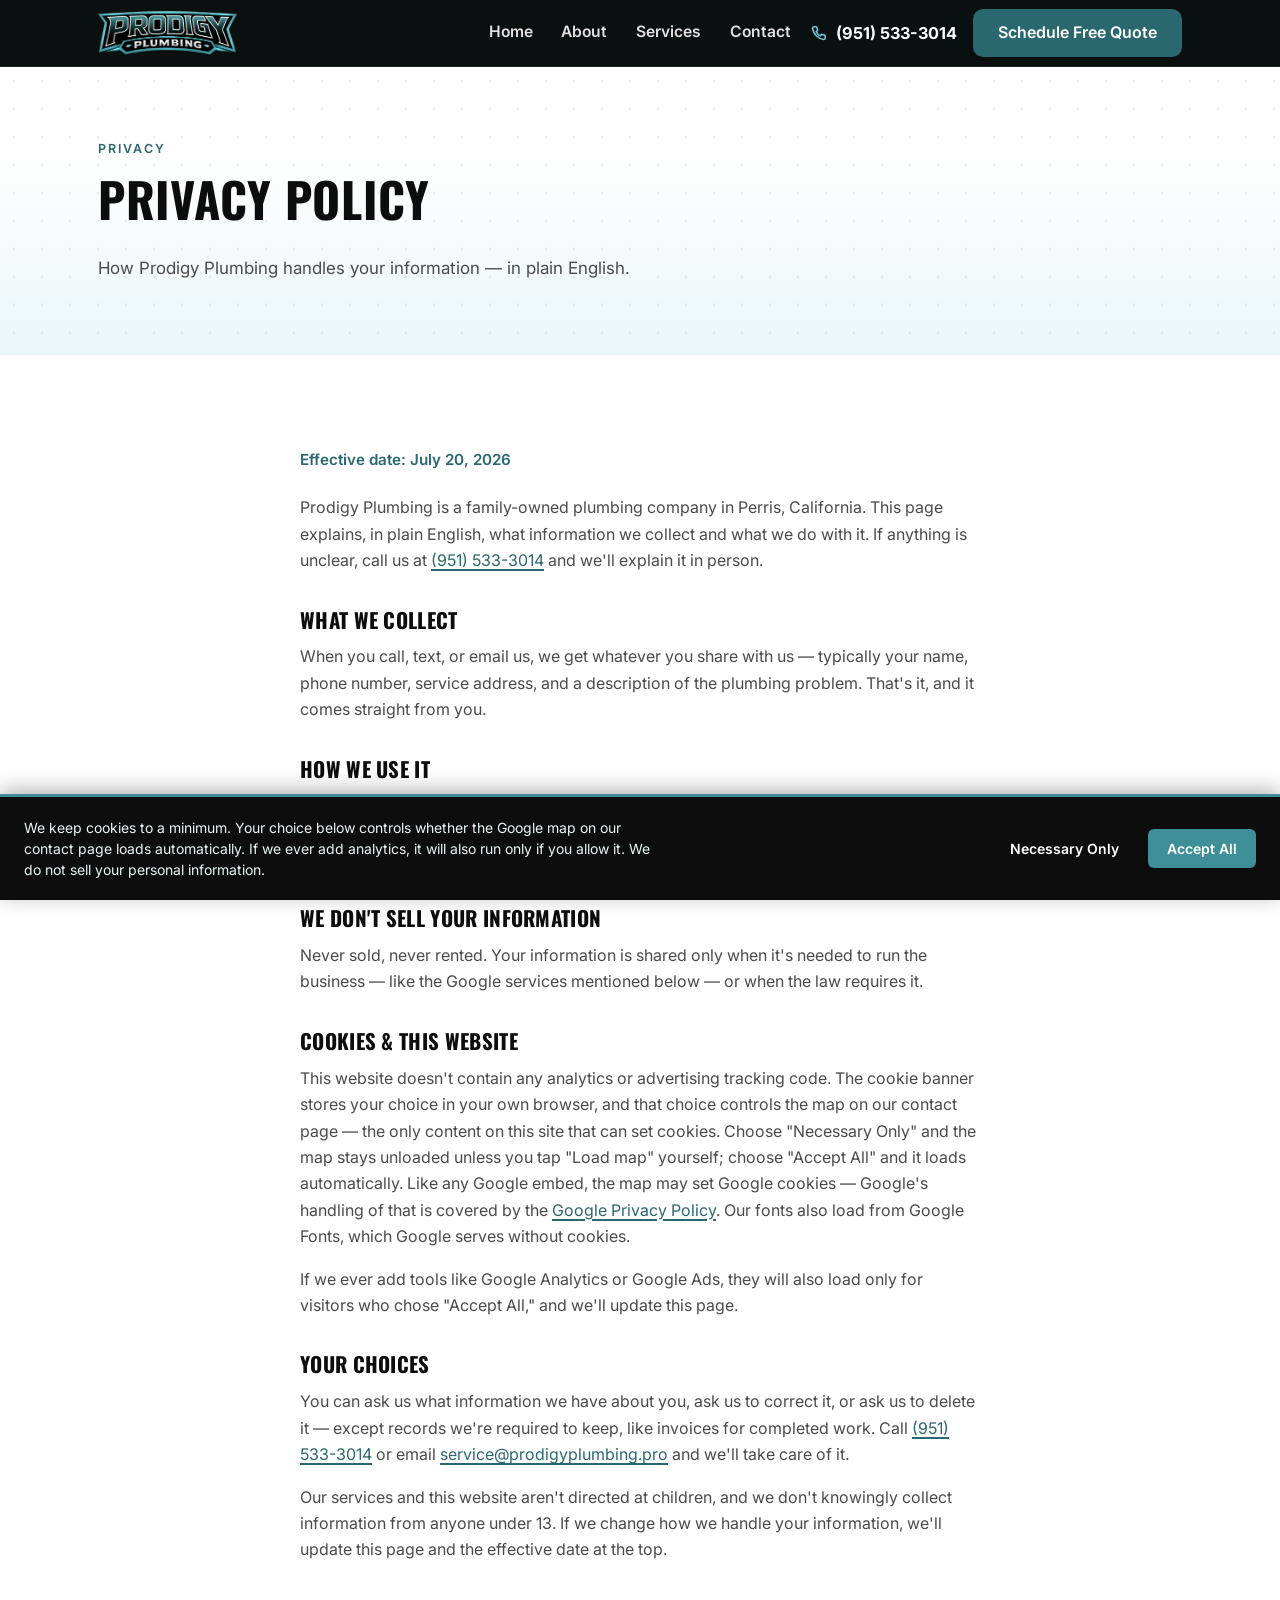
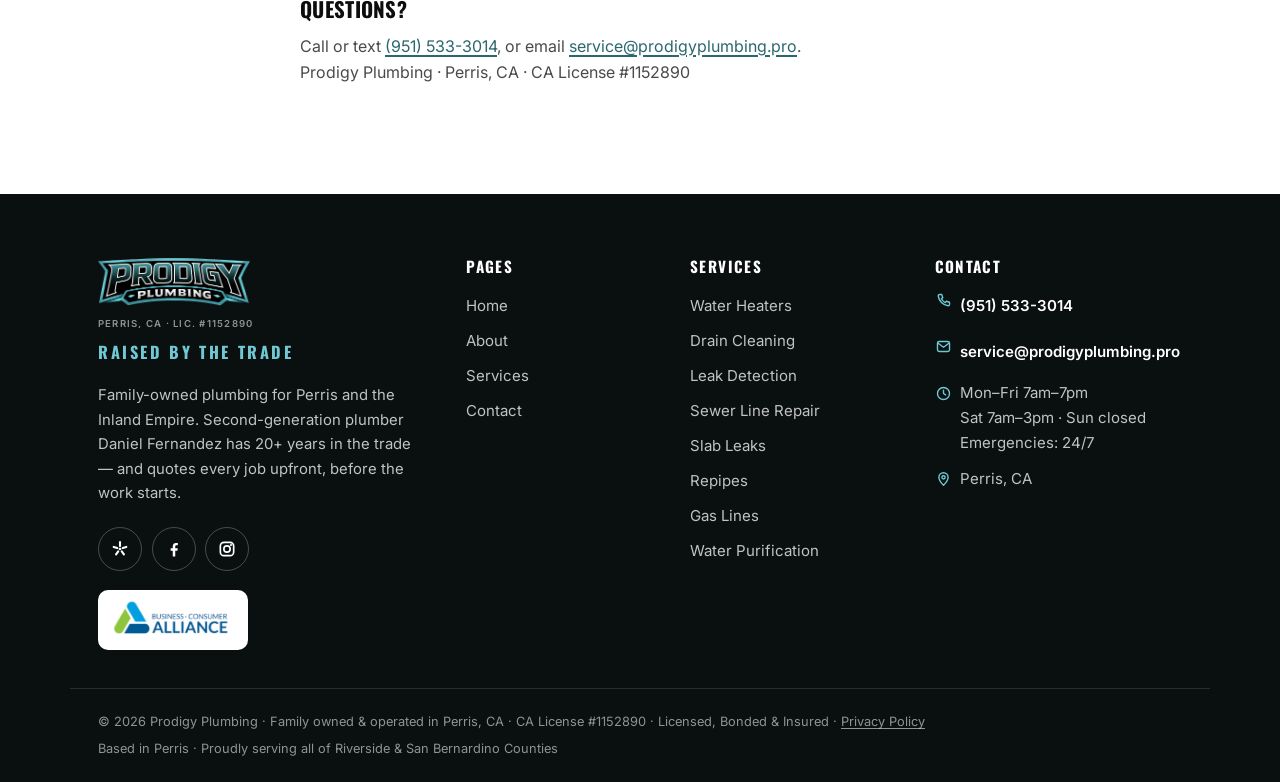
<file: privacy.html>
<!doctype html>
<html lang="en" class="no-js">
<head>
  <meta charset="utf-8">
  <meta name="viewport" content="width=device-width, initial-scale=1">
  <script>document.documentElement.className = document.documentElement.className.replace(/\bno-js\b/, "js");</script>
  <title>Privacy Policy | Prodigy Plumbing</title>
  <meta name="description" content="How Prodigy Plumbing (Perris, CA) handles your information: what we collect when you call, text, or message us, how it's used, and the cookies this site sets.">
  <link rel="canonical" href="https://prodigyplumbing.pro/privacy.html">
  <meta property="og:type" content="website">
  <meta property="og:site_name" content="Prodigy Plumbing">
  <meta property="og:title" content="Privacy Policy | Prodigy Plumbing">
  <meta property="og:description" content="How Prodigy Plumbing handles your information, in plain English.">
  <meta property="og:url" content="https://prodigyplumbing.pro/privacy.html">
  <meta property="og:image" content="https://prodigyplumbing.pro/assets/logo.png">
  <meta name="twitter:card" content="summary">
  <meta name="theme-color" content="#0a0f0f">
  <link rel="icon" type="image/svg+xml" href="assets/favicon.svg">
  <link rel="preconnect" href="https://fonts.googleapis.com">
  <link rel="preconnect" href="https://fonts.gstatic.com" crossorigin>
  <link href="https://fonts.googleapis.com/css2?family=Inter:wght@400;500;600&amp;family=Oswald:wght@700&amp;display=swap" rel="stylesheet">
  <link rel="stylesheet" href="assets/css/styles.css">
  <script src="assets/js/main.js" defer></script>
</head>
<body>
<a class="skip-link" href="#main">Skip to content</a>

<header class="site-header">
  <div class="container header-inner">
    <a class="brand" href="index.html">
      <span class="brand-badge"><img class="brand-logo" src="assets/logo.png" alt="Prodigy Plumbing logo" width="114" height="36" onload="this.closest('.brand').classList.add('has-logo')"></span>
      <svg class="brand-mark" viewBox="0 0 40 40" aria-hidden="true" focusable="false"><path d="M20 3c6.5 8 11.5 14.4 11.5 21A11.5 11.5 0 1 1 8.5 24C8.5 17.4 13.5 11 20 3z" fill="#3e8f98"/><path d="M15.5 24.5a5 5 0 0 0 4.5 5" fill="none" stroke="#EAF6F6" stroke-width="2.6" stroke-linecap="round"/></svg>
      <span class="brand-text">
        <span class="brand-name">Prodigy <b>Plumbing</b></span>
        <span class="brand-sub">Perris, CA · Lic. #1152890</span>
      </span>
    </a>

    <nav class="site-nav" id="site-nav" aria-label="Main navigation">
      <ul>
        <li><a class="nav-link" href="index.html">Home</a></li>
        <li><a class="nav-link" href="about.html">About</a></li>
        <li><a class="nav-link" href="services.html">Services</a></li>
        <li><a class="nav-link" href="contact.html">Contact</a></li>
      </ul>
      <div class="nav-cta-group">
        <a class="btn btn--teal btn--lg" href="tel:9515333014">
          <svg viewBox="0 0 24 24" fill="none" stroke="currentColor" stroke-width="2" stroke-linecap="round" stroke-linejoin="round" aria-hidden="true"><path d="M6.5 3.5h3l1.5 4.5-2 1.5a12.5 12.5 0 0 0 5.5 5.5l1.5-2 4.5 1.5v3a2 2 0 0 1-2 2A16.5 16.5 0 0 1 4.5 5.5a2 2 0 0 1 2-2z"/></svg>
          Call (951) 533-3014
        </a>
        <a class="btn btn--ghost btn--lg" href="contact.html#get-quote">Schedule Free Quote</a>
      </div>
    </nav>

    <a class="header-phone" href="tel:9515333014">
      <svg viewBox="0 0 24 24" fill="none" stroke="currentColor" stroke-width="2" stroke-linecap="round" stroke-linejoin="round" aria-hidden="true"><path d="M6.5 3.5h3l1.5 4.5-2 1.5a12.5 12.5 0 0 0 5.5 5.5l1.5-2 4.5 1.5v3a2 2 0 0 1-2 2A16.5 16.5 0 0 1 4.5 5.5a2 2 0 0 1 2-2z"/></svg>
      (951) 533-3014
    </a>
    <a class="btn btn--teal header-quote" href="contact.html#get-quote">Schedule Free Quote</a>
    <a class="header-phone--mobile" href="tel:9515333014" aria-label="Call Prodigy Plumbing at (951) 533-3014">
      <svg viewBox="0 0 24 24" fill="none" stroke="currentColor" stroke-width="2" stroke-linecap="round" stroke-linejoin="round" aria-hidden="true"><path d="M6.5 3.5h3l1.5 4.5-2 1.5a12.5 12.5 0 0 0 5.5 5.5l1.5-2 4.5 1.5v3a2 2 0 0 1-2 2A16.5 16.5 0 0 1 4.5 5.5a2 2 0 0 1 2-2z"/></svg>
    </a>
    <button class="nav-toggle" type="button" aria-expanded="false" aria-controls="site-nav">
      <span class="bar"></span><span class="bar"></span><span class="bar"></span>
      <span class="visually-hidden">Menu</span>
    </button>
  </div>
</header>

<section class="page-hero">
  <div class="container">
    <span class="eyebrow">Privacy</span>
    <h1>Privacy Policy</h1>
    <p class="lede">How Prodigy Plumbing handles your information — in plain English.</p>
  </div>
</section>

<main id="main">

  <section class="section">
    <div class="container legal">
      <p class="effective-date">Effective date: July 20, 2026</p>

      <p>Prodigy Plumbing is a family-owned plumbing company in Perris, California. This page explains, in plain English, what information we collect and what we do with it. If anything is unclear, call us at <a href="tel:9515333014">(951) 533-3014</a> and we'll explain it in person.</p>

      <h2>What we collect</h2>
      <p>When you call, text, or email us, we get whatever you share with us — typically your name, phone number, service address, and a description of the plumbing problem. That's it, and it comes straight from you.</p>

      <h2>How we use it</h2>
      <p>To respond to your request, schedule the appointment, prepare your quote, do and document the work, send the invoice, and follow up. Text messages are used to coordinate jobs; your carrier's standard message and data rates may apply.</p>

      <h2>We don't sell your information</h2>
      <p>Never sold, never rented. Your information is shared only when it's needed to run the business — like the Google services mentioned below — or when the law requires it.</p>

      <h2>Cookies &amp; this website</h2>
      <p>This website doesn't contain any analytics or advertising tracking code. The cookie banner stores your choice in your own browser, and that choice controls the map on our contact page — the only content on this site that can set cookies. Choose "Necessary Only" and the map stays unloaded unless you tap "Load map" yourself; choose "Accept All" and it loads automatically. Like any Google embed, the map may set Google cookies — Google's handling of that is covered by the <a href="https://policies.google.com/privacy" target="_blank" rel="noopener">Google Privacy Policy</a>. Our fonts also load from Google Fonts, which Google serves without cookies.</p>
      <p>If we ever add tools like Google Analytics or Google Ads, they will also load only for visitors who chose "Accept All," and we'll update this page.</p>

      <h2>Your choices</h2>
      <p>You can ask us what information we have about you, ask us to correct it, or ask us to delete it — except records we're required to keep, like invoices for completed work. Call <a href="tel:9515333014">(951) 533-3014</a> or email <a href="mailto:service@prodigyplumbing.pro">service@prodigyplumbing.pro</a> and we'll take care of it.</p>
      <p>Our services and this website aren't directed at children, and we don't knowingly collect information from anyone under 13. If we change how we handle your information, we'll update this page and the effective date at the top.</p>

      <h2>Questions?</h2>
      <p>Call or text <a href="tel:9515333014">(951) 533-3014</a>, or email <a href="mailto:service@prodigyplumbing.pro">service@prodigyplumbing.pro</a>.<br>
      Prodigy Plumbing · Perris, CA · CA License #1152890</p>
    </div>
  </section>

</main>

<footer class="site-footer">
  <div class="container footer-grid">
    <div class="footer-brand">
      <a class="brand" href="index.html">
        <span class="brand-badge"><img class="brand-logo" src="assets/logo.png" alt="Prodigy Plumbing logo" width="114" height="36" onload="this.closest('.brand').classList.add('has-logo')"></span>
        <svg class="brand-mark" viewBox="0 0 40 40" aria-hidden="true" focusable="false"><path d="M20 3c6.5 8 11.5 14.4 11.5 21A11.5 11.5 0 1 1 8.5 24C8.5 17.4 13.5 11 20 3z" fill="#3e8f98"/><path d="M15.5 24.5a5 5 0 0 0 4.5 5" fill="none" stroke="#EAF6F6" stroke-width="2.6" stroke-linecap="round"/></svg>
        <span class="brand-text">
          <span class="brand-name">Prodigy <b>Plumbing</b></span>
          <span class="brand-sub">Perris, CA · Lic. #1152890</span>
        </span>
      </a>
      <p class="slogan">Raised by the Trade</p>
      <p>Family-owned plumbing for Perris and the Inland Empire. Second-generation plumber Daniel Fernandez has 20+ years in the trade — and quotes every job upfront, before the work starts.</p>
      <div class="social">
        <a href="https://yelp.to/4Vf3LQ-yhP" target="_blank" rel="noopener" aria-label="Prodigy Plumbing on Yelp">
          <svg viewBox="0 0 24 24" fill="none" stroke="currentColor" stroke-width="2.5" stroke-linecap="round" aria-hidden="true"><path d="M12 8.5V3.5M15.3 10.9l4.3-1.4M14.1 14.8l2.6 3.7M9.9 14.8l-2.6 3.7M8.7 10.9L4.4 9.5"/><circle cx="12" cy="12" r="1.6" fill="currentColor" stroke="none"/></svg>
        </a>
        <a href="https://www.facebook.com/profile.php?id=61567606203307" target="_blank" rel="noopener" aria-label="Prodigy Plumbing on Facebook">
          <svg viewBox="0 0 24 24" fill="currentColor" aria-hidden="true"><path d="M13.5 21v-7h2.6l.4-3h-3V9.1c0-.9.3-1.6 1.7-1.6h1.4V4.8c-.3 0-1.2-.1-2.2-.1-2.2 0-3.9 1.4-3.9 4v2.3H8v3h2.5v7z"/></svg>
        </a>
        <a href="https://www.instagram.com/_prodigy_plumbing" target="_blank" rel="noopener" aria-label="Prodigy Plumbing on Instagram">
          <svg viewBox="0 0 24 24" fill="none" stroke="currentColor" stroke-width="2" aria-hidden="true"><rect x="4" y="4" width="16" height="16" rx="4.5"/><circle cx="12" cy="12" r="3.8"/><circle cx="16.8" cy="7.2" r="1.3" fill="currentColor" stroke="none"/></svg>
        </a>
      </div>
      <div class="bca-badge">
        <img src="assets/bca.png" alt="Business Consumer Alliance logo" width="129" height="45" loading="lazy">
      </div>
    </div>

    <nav class="footer-col" aria-label="Footer pages">
      <h2 class="footer-h">Pages</h2>
      <ul>
        <li><a href="index.html">Home</a></li>
        <li><a href="about.html">About</a></li>
        <li><a href="services.html">Services</a></li>
        <li><a href="contact.html">Contact</a></li>
      </ul>
    </nav>

    <nav class="footer-col" aria-label="Footer services">
      <h2 class="footer-h">Services</h2>
      <ul>
        <li><a href="services.html#water-heaters">Water Heaters</a></li>
        <li><a href="services.html#drain-cleaning">Drain Cleaning</a></li>
        <li><a href="services.html#leak-detection">Leak Detection</a></li>
        <li><a href="services.html#sewer-line">Sewer Line Repair</a></li>
        <li><a href="services.html#slab-leaks">Slab Leaks</a></li>
        <li><a href="services.html#repipes">Repipes</a></li>
        <li><a href="services.html#gas-line">Gas Lines</a></li>
        <li><a href="services.html#water-purification">Water Purification</a></li>
      </ul>
    </nav>

    <div class="footer-col footer-contact">
      <h2 class="footer-h">Contact</h2>
      <p><svg viewBox="0 0 24 24" fill="none" stroke="currentColor" stroke-width="2" stroke-linecap="round" stroke-linejoin="round" aria-hidden="true"><path d="M6.5 3.5h3l1.5 4.5-2 1.5a12.5 12.5 0 0 0 5.5 5.5l1.5-2 4.5 1.5v3a2 2 0 0 1-2 2A16.5 16.5 0 0 1 4.5 5.5a2 2 0 0 1 2-2z"/></svg><a href="tel:9515333014">(951) 533-3014</a></p>
      <p><svg viewBox="0 0 24 24" fill="none" stroke="currentColor" stroke-width="2" stroke-linecap="round" stroke-linejoin="round" aria-hidden="true"><rect x="3.5" y="5" width="17" height="14" rx="2.5"/><path d="M4 7l8 6 8-6"/></svg><a href="mailto:service@prodigyplumbing.pro">service@prodigyplumbing.pro</a></p>
      <p><svg viewBox="0 0 24 24" fill="none" stroke="currentColor" stroke-width="2" stroke-linecap="round" stroke-linejoin="round" aria-hidden="true"><circle cx="12" cy="12" r="8.5"/><path d="M12 7.5V12l3 2"/></svg>Mon–Fri 7am–7pm<br>Sat 7am–3pm · Sun closed<br>Emergencies: 24/7</p>
      <p><svg viewBox="0 0 24 24" fill="none" stroke="currentColor" stroke-width="2" stroke-linecap="round" stroke-linejoin="round" aria-hidden="true"><path d="M12 21.5S5.5 15.6 5.5 10.4a6.5 6.5 0 0 1 13 0c0 5.2-6.5 11.1-6.5 11.1z"/><circle cx="12" cy="10.4" r="2.3"/></svg>Perris, CA</p>
    </div>
  </div>

  <div class="container footer-bottom">
    <p>© 2026 Prodigy Plumbing · Family owned &amp; operated in Perris, CA · CA License #1152890 · Licensed, Bonded &amp; Insured · <a href="privacy.html">Privacy Policy</a></p>
    <p>Based in Perris · Proudly serving all of Riverside &amp; San Bernardino Counties</p>
  </div>
</footer>

<nav class="mobile-cta-bar" aria-label="Quick contact">
  <a class="mobile-cta mobile-cta--call" href="tel:9515333014">
    <svg viewBox="0 0 24 24" fill="none" stroke="currentColor" stroke-width="2" stroke-linecap="round" stroke-linejoin="round" aria-hidden="true"><path d="M6.5 3.5h3l1.5 4.5-2 1.5a12.5 12.5 0 0 0 5.5 5.5l1.5-2 4.5 1.5v3a2 2 0 0 1-2 2A16.5 16.5 0 0 1 4.5 5.5a2 2 0 0 1 2-2z"/></svg>
    Call Now
  </a>
  <a class="mobile-cta mobile-cta--text" href="sms:9515333014">
    <svg viewBox="0 0 24 24" fill="none" stroke="currentColor" stroke-width="2" stroke-linecap="round" stroke-linejoin="round" aria-hidden="true"><path d="M20 14.5a2.5 2.5 0 0 1-2.5 2.5H9l-5 4V6.5A2.5 2.5 0 0 1 6.5 4h11A2.5 2.5 0 0 1 20 6.5z"/><circle cx="8.5" cy="10.5" r="0.5" fill="currentColor"/><circle cx="12" cy="10.5" r="0.5" fill="currentColor"/><circle cx="15.5" cy="10.5" r="0.5" fill="currentColor"/></svg>
    Text Us
  </a>
</nav>

<script src="cookie-consent.js"></script>
</body>
</html>
</file>
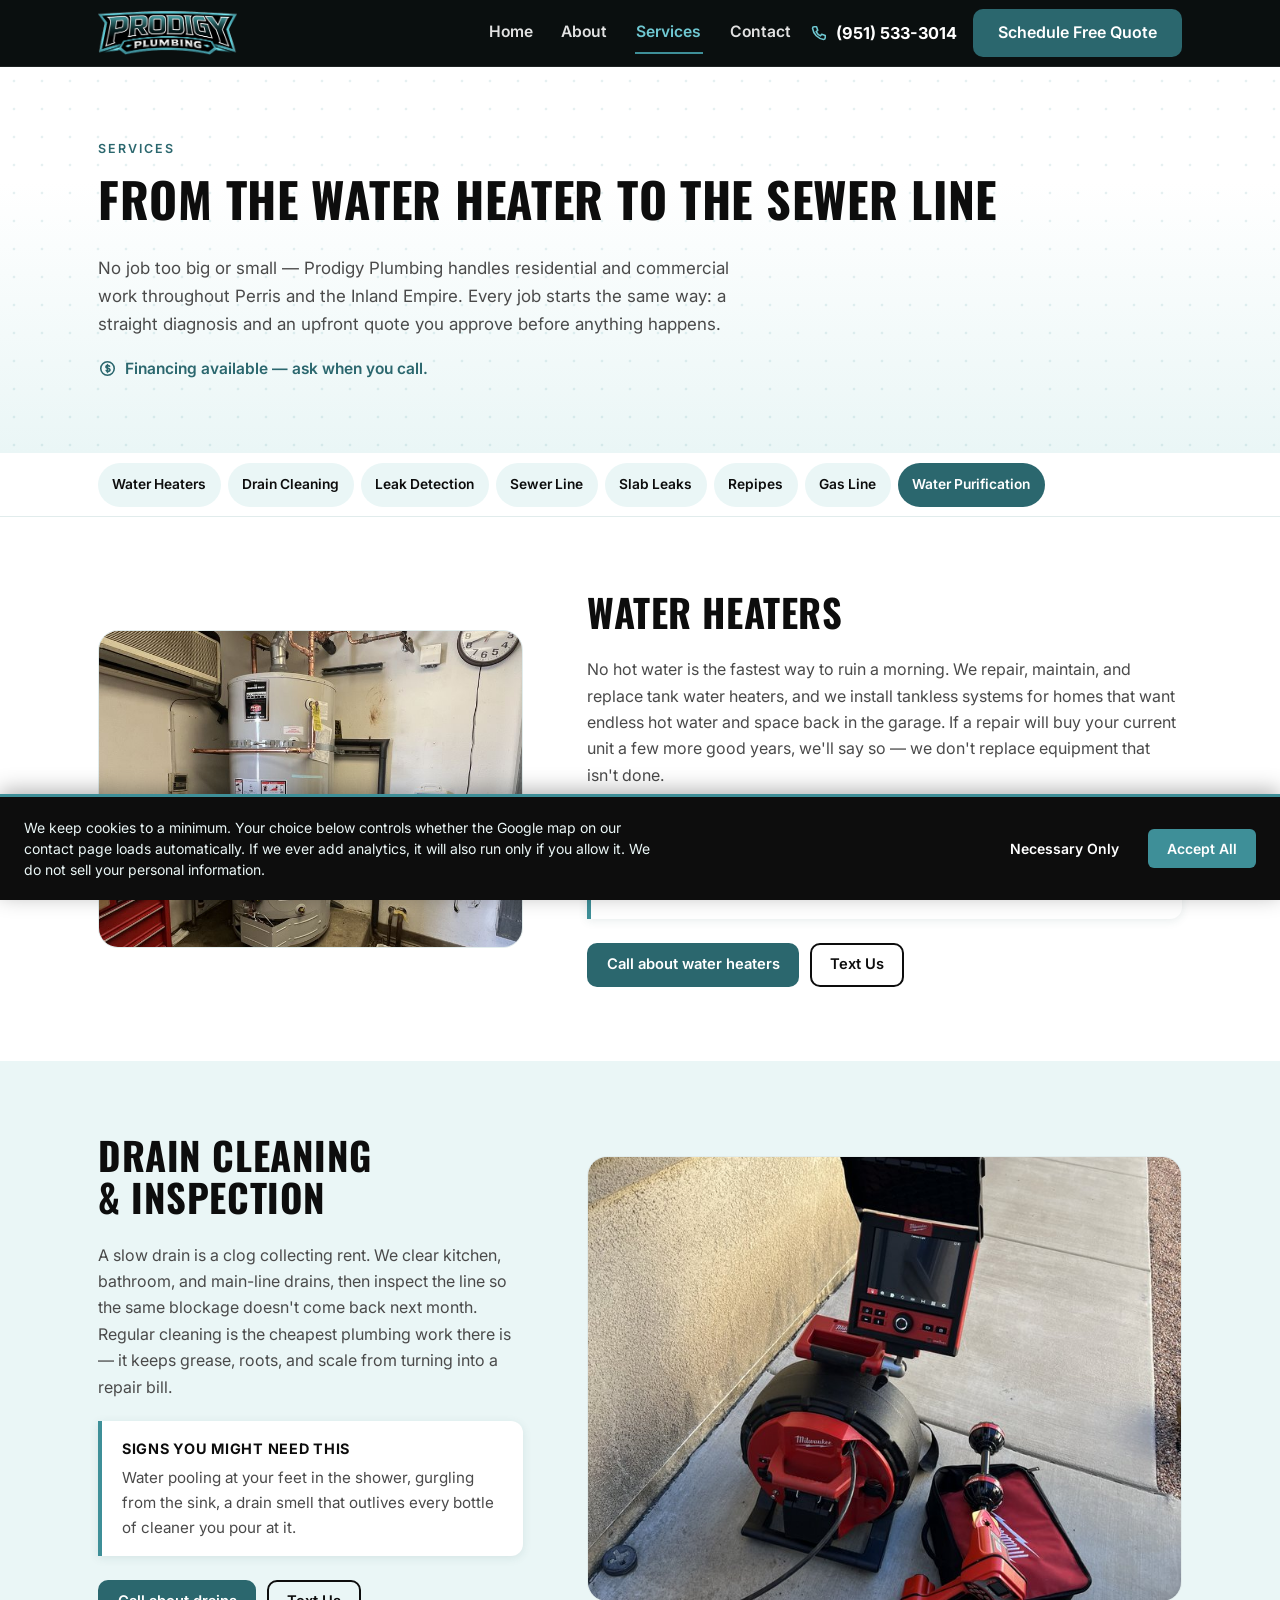
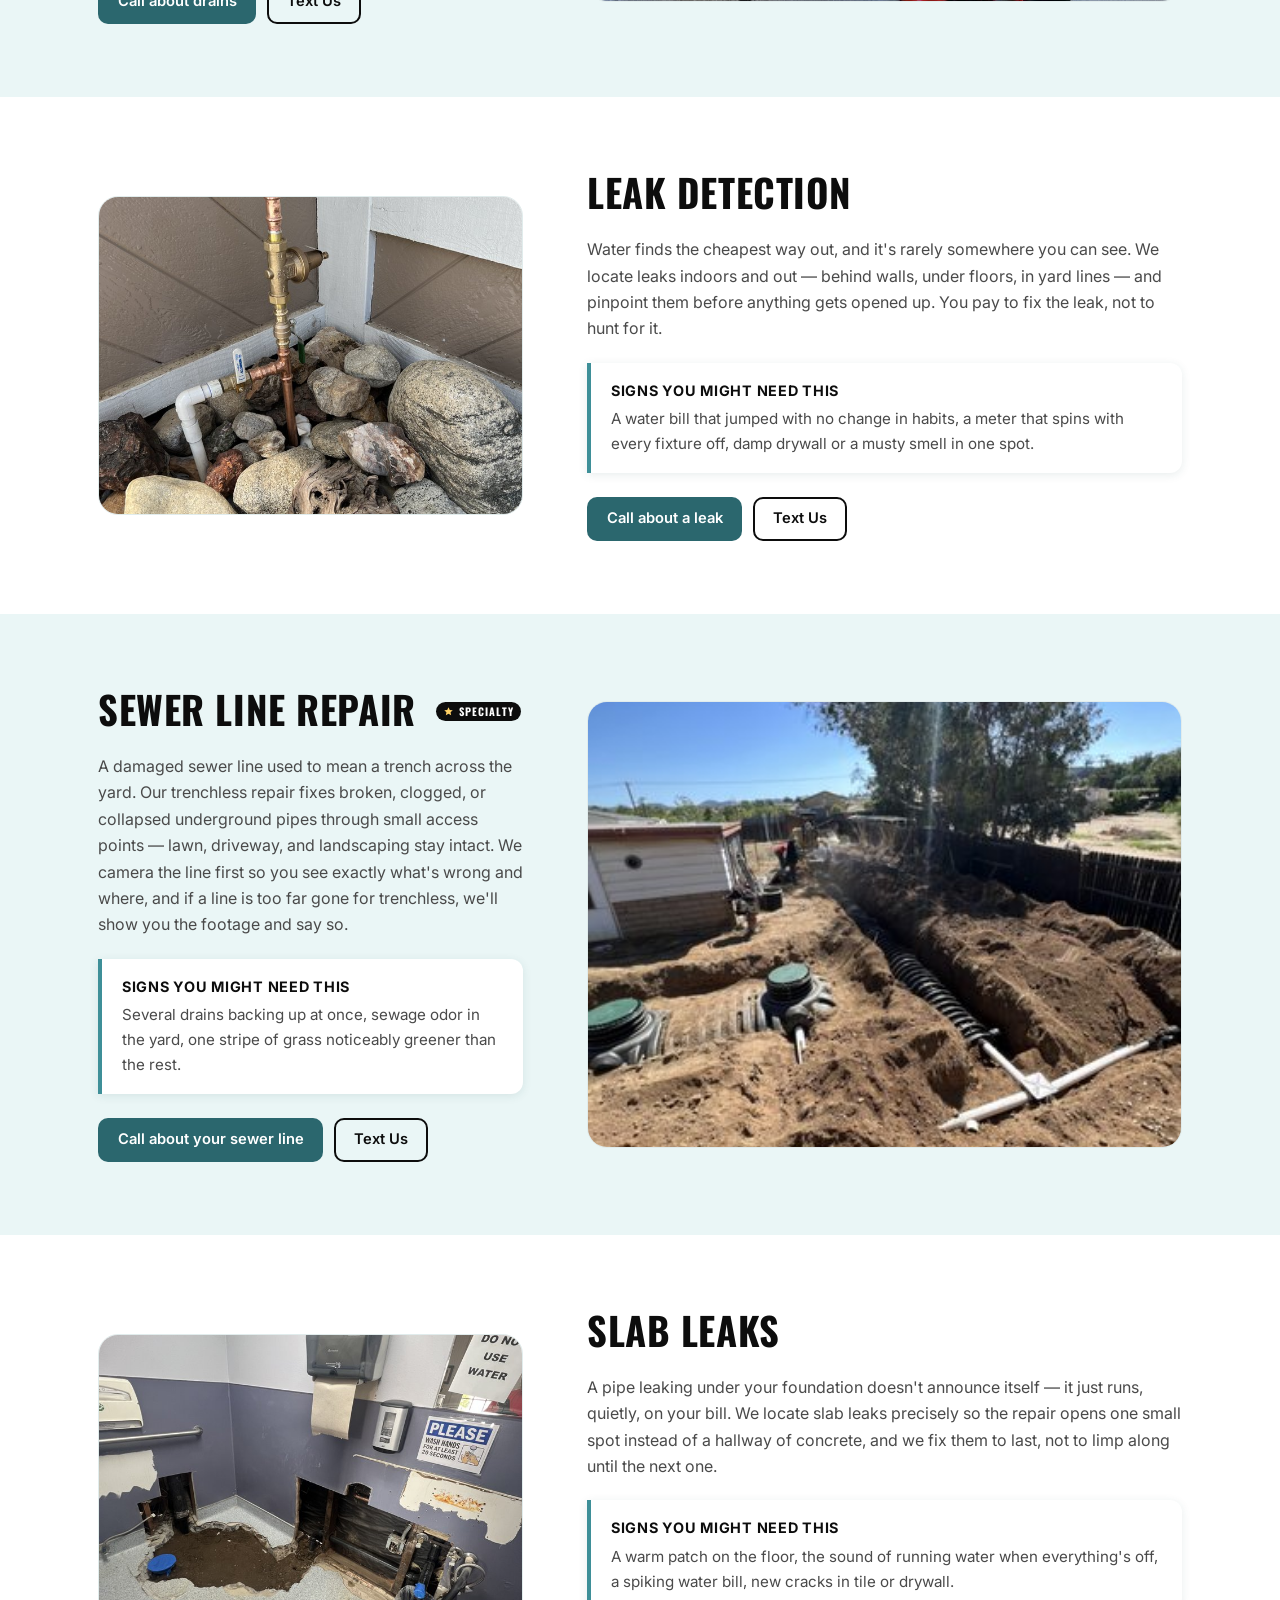
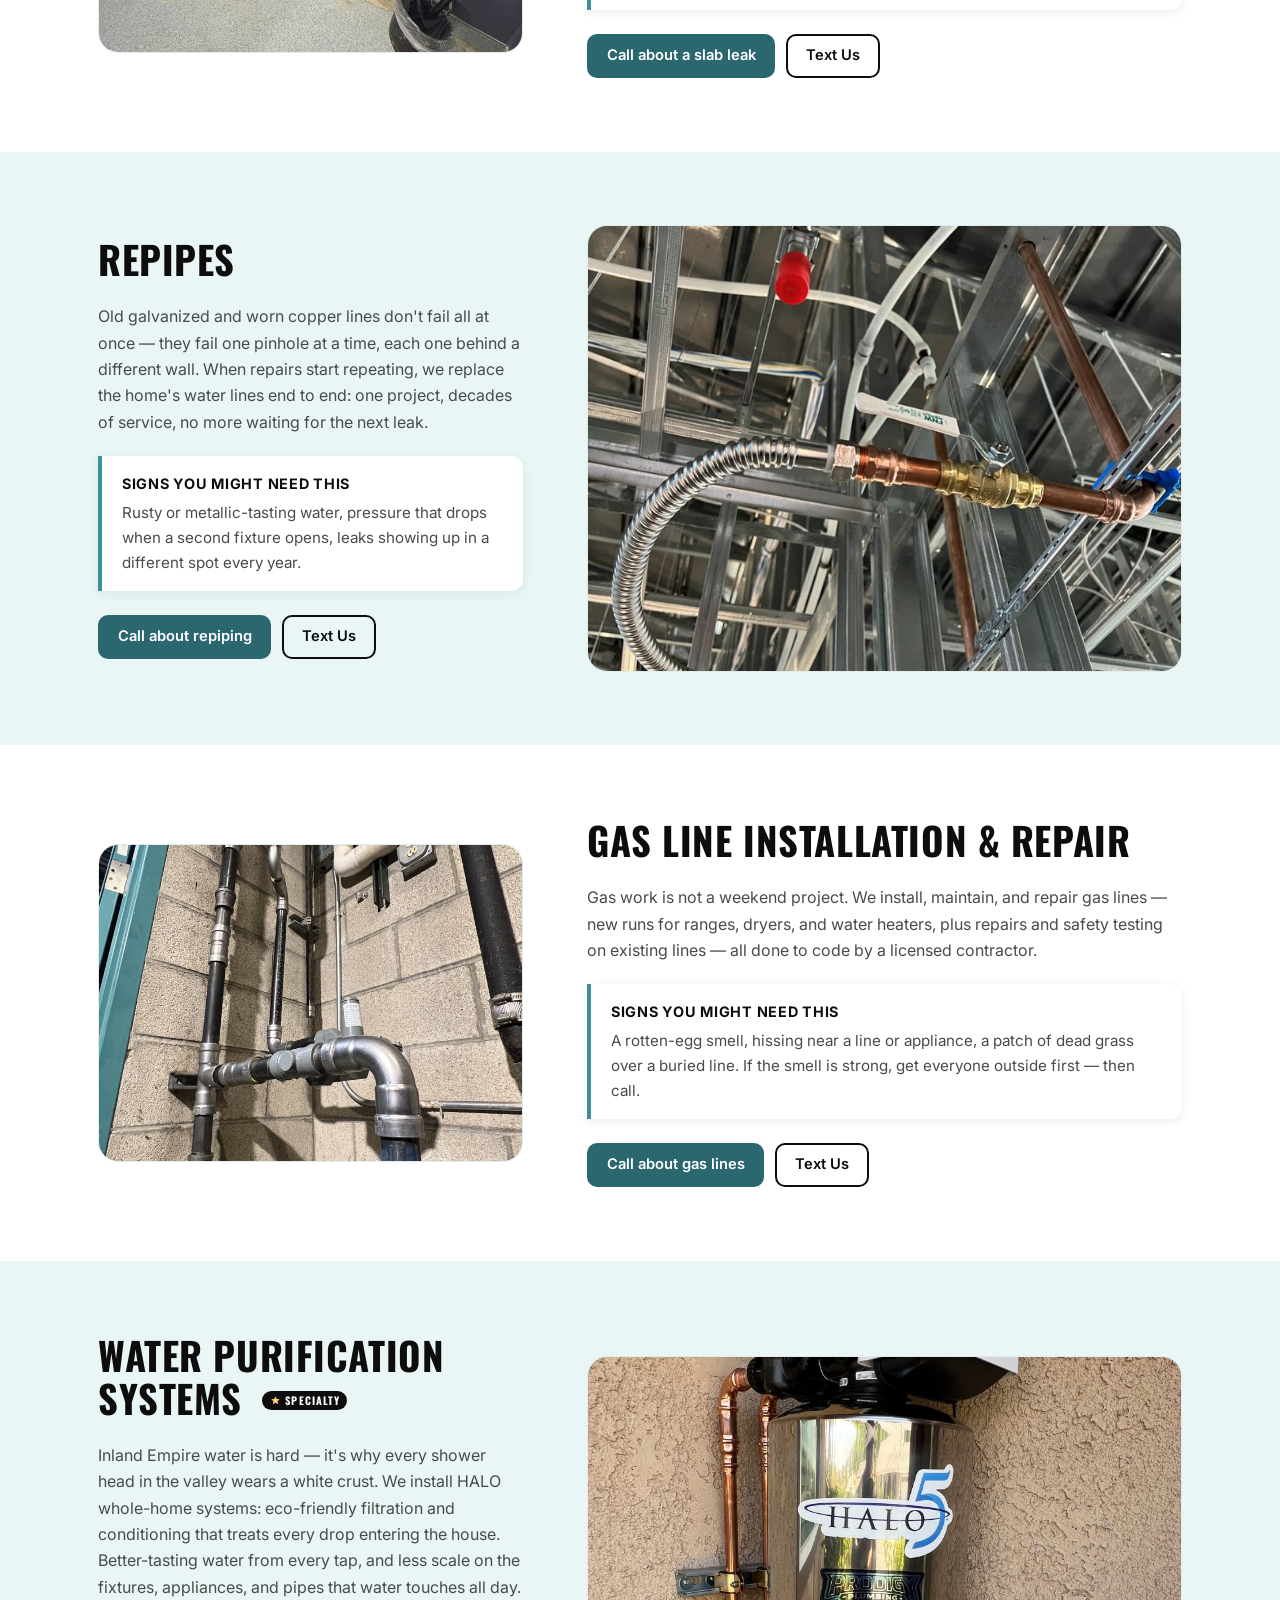
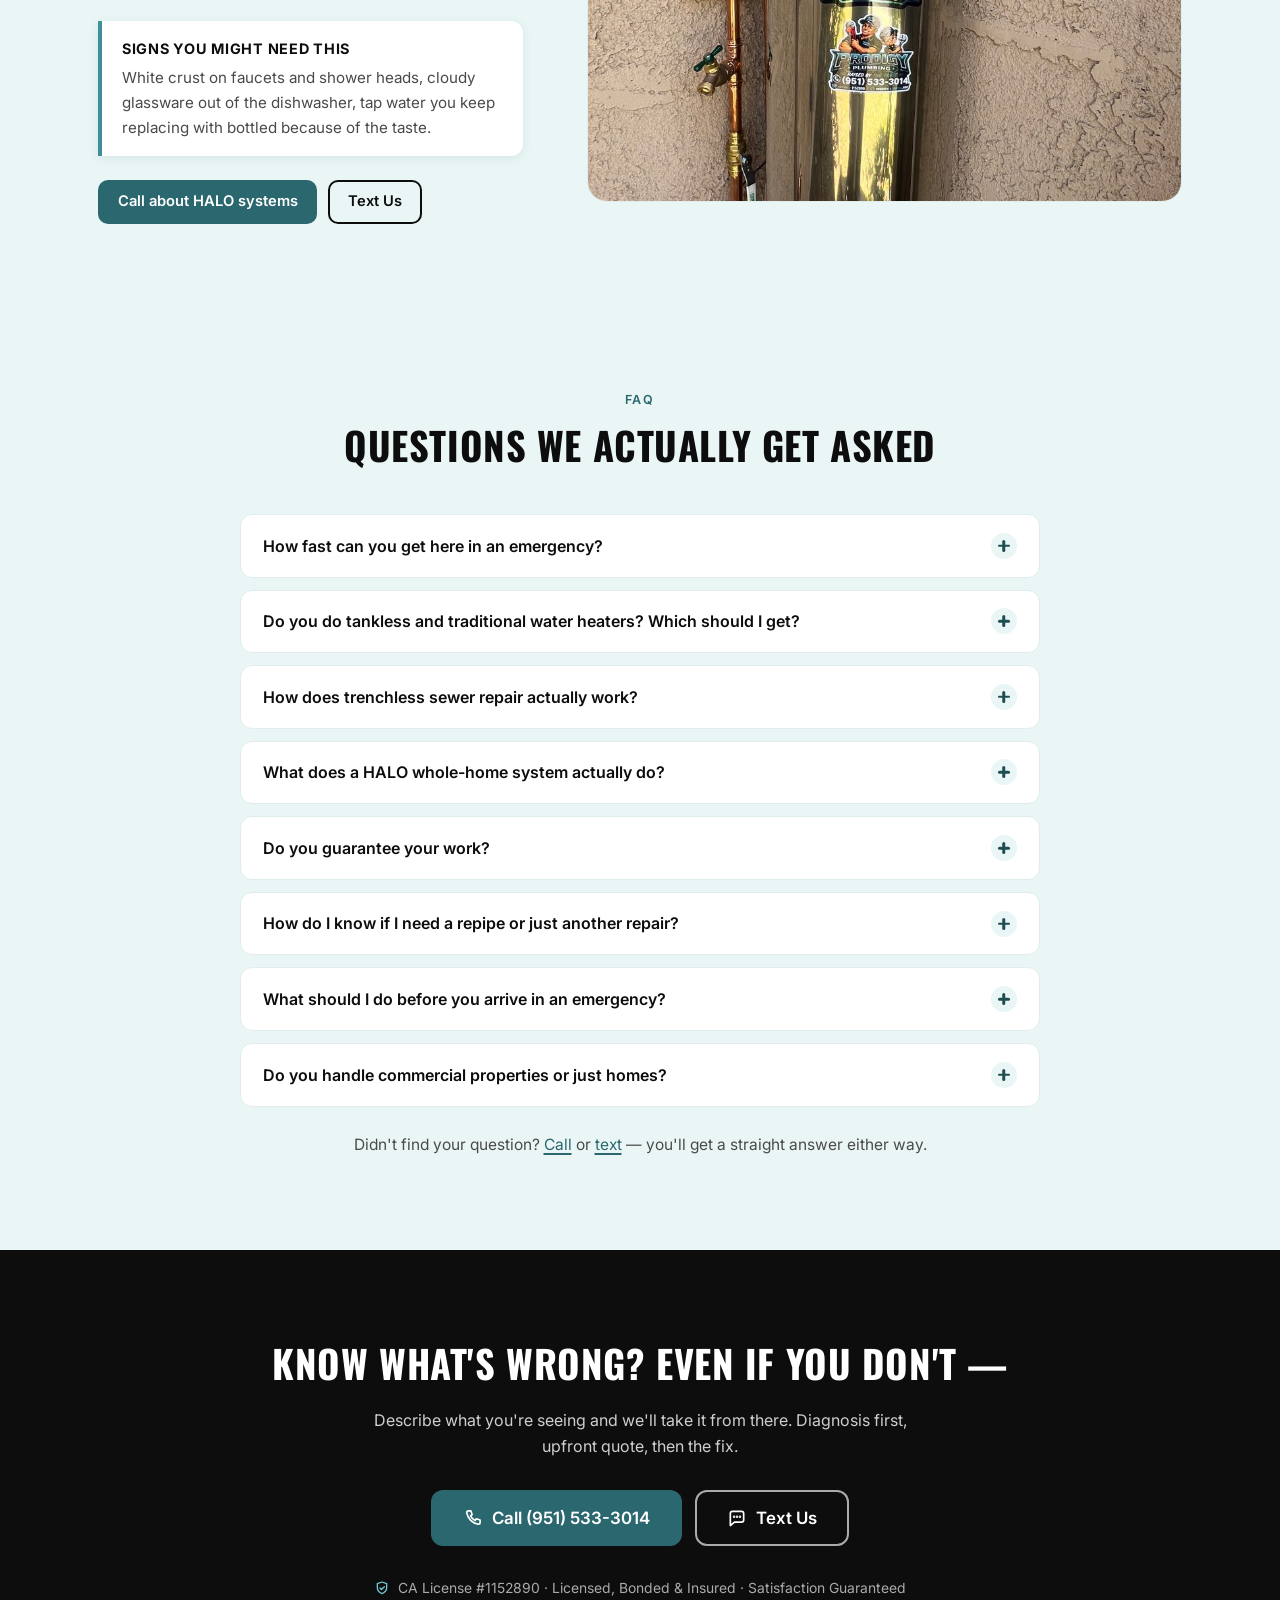
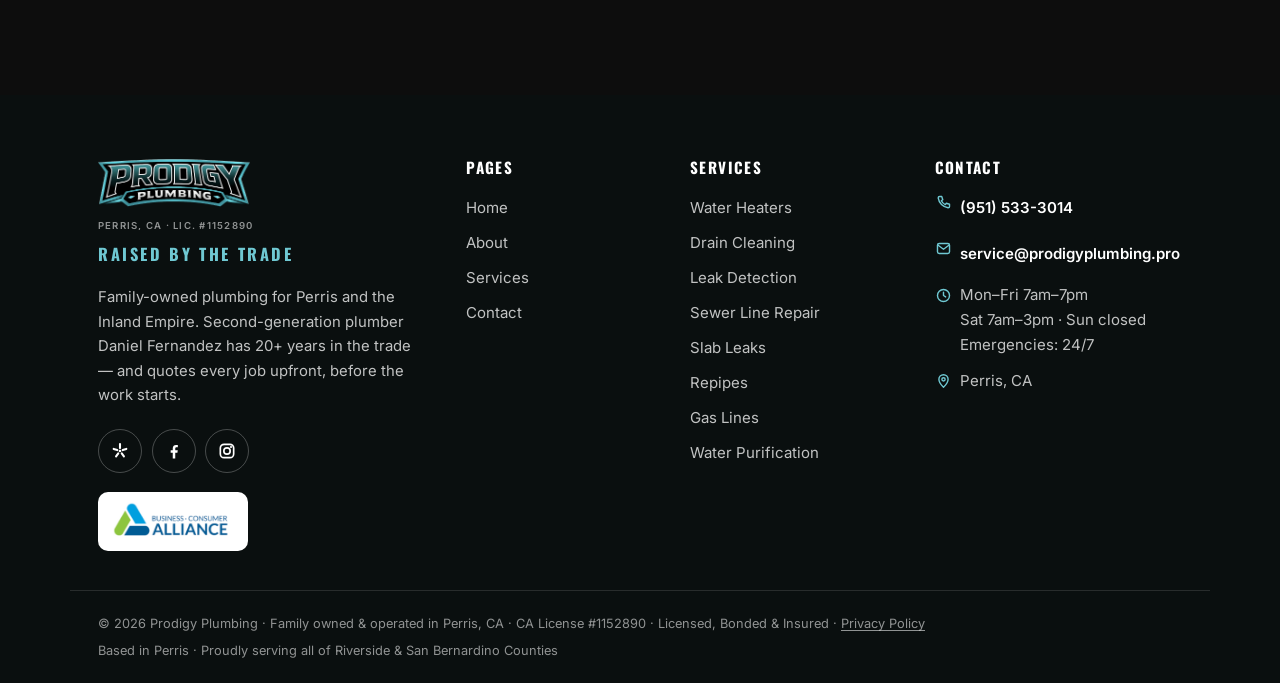
<file: services.html>
<!doctype html>
<html lang="en" class="no-js">
<head>
  <meta charset="utf-8">
  <meta name="viewport" content="width=device-width, initial-scale=1">
  <script>document.documentElement.className = document.documentElement.className.replace(/\bno-js\b/, "js");</script>
  <title>Plumbing Services in Perris &amp; the Inland Empire | Prodigy Plumbing</title>
  <meta name="description" content="Water heaters, drain cleaning, leak detection, trenchless sewer repair, slab leaks, repipes, gas lines &amp; HALO whole-home water systems. Serving Perris, Moreno Valley, Menifee, Hemet &amp; more. Call (951) 533-3014.">
  <link rel="canonical" href="https://prodigyplumbing.pro/services.html">
  <meta property="og:type" content="website">
  <meta property="og:site_name" content="Prodigy Plumbing">
  <meta property="og:title" content="Plumbing Services in Perris &amp; the Inland Empire | Prodigy Plumbing">
  <meta property="og:description" content="Water heaters, drains, leaks, trenchless sewer repair, slab leaks, repipes, gas lines &amp; HALO water systems — quoted upfront. Call or text (951) 533-3014.">
  <meta property="og:url" content="https://prodigyplumbing.pro/services.html">
  <meta property="og:image" content="https://prodigyplumbing.pro/assets/logo.png">
  <meta name="twitter:card" content="summary">
  <meta name="theme-color" content="#0a0f0f">
  <link rel="icon" type="image/svg+xml" href="assets/favicon.svg">
  <link rel="preconnect" href="https://fonts.googleapis.com">
  <link rel="preconnect" href="https://fonts.gstatic.com" crossorigin>
  <link href="https://fonts.googleapis.com/css2?family=Inter:wght@400;500;600&amp;family=Oswald:wght@700&amp;display=swap" rel="stylesheet">
  <link rel="stylesheet" href="assets/css/styles.css">
  <script src="assets/js/main.js" defer></script>
  <script type="application/ld+json">
  {
    "@context": "https://schema.org",
    "@type": "Plumber",
    "@id": "https://prodigyplumbing.pro/#business",
    "name": "Prodigy Plumbing",
    "url": "https://prodigyplumbing.pro/",
    "telephone": "+1-951-533-3014",
    "email": "service@prodigyplumbing.pro",
    "image": "https://prodigyplumbing.pro/assets/logo.png",
    "address": {
      "@type": "PostalAddress",
      "addressLocality": "Perris",
      "addressRegion": "CA",
      "addressCountry": "US"
    },
    "areaServed": [
      { "@type": "City", "name": "Perris" },
      { "@type": "City", "name": "Moreno Valley" },
      { "@type": "City", "name": "Menifee" },
      { "@type": "City", "name": "Hemet" },
      { "@type": "City", "name": "San Jacinto" },
      { "@type": "City", "name": "Sun City" },
      { "@type": "City", "name": "Homeland" },
      { "@type": "City", "name": "Winchester" }
    ],
    "identifier": {
      "@type": "PropertyValue",
      "name": "California Contractor License",
      "value": "1152890"
    },
    "sameAs": [
      "https://yelp.to/4Vf3LQ-yhP",
      "https://www.facebook.com/profile.php?id=61567606203307",
      "https://www.instagram.com/_prodigy_plumbing"
    ],
    "hasOfferCatalog": {
      "@type": "OfferCatalog",
      "name": "Plumbing Services",
      "itemListElement": [
        {
          "@type": "Offer",
          "itemOffered": {
            "@type": "Service",
            "serviceType": "Water Heater Repair and Installation",
            "name": "Water Heaters",
            "url": "https://prodigyplumbing.pro/services.html#water-heaters",
            "description": "Repair, maintenance, and replacement of tank water heaters, plus tankless water heater installation.",
            "provider": { "@id": "https://prodigyplumbing.pro/#business" }
          }
        },
        {
          "@type": "Offer",
          "itemOffered": {
            "@type": "Service",
            "serviceType": "Drain Cleaning and Inspection",
            "name": "Drain Cleaning & Inspection",
            "url": "https://prodigyplumbing.pro/services.html#drain-cleaning",
            "description": "Clearing slow and stopped drains, with inspection to keep pipes clean and prevent expensive repairs.",
            "provider": { "@id": "https://prodigyplumbing.pro/#business" }
          }
        },
        {
          "@type": "Offer",
          "itemOffered": {
            "@type": "Service",
            "serviceType": "Leak Detection",
            "name": "Leak Detection",
            "url": "https://prodigyplumbing.pro/services.html#leak-detection",
            "description": "Indoor and outdoor leak detection, pinpointed before anything gets opened up.",
            "provider": { "@id": "https://prodigyplumbing.pro/#business" }
          }
        },
        {
          "@type": "Offer",
          "itemOffered": {
            "@type": "Service",
            "serviceType": "Trenchless Sewer Line Repair",
            "name": "Sewer Line Repair",
            "url": "https://prodigyplumbing.pro/services.html#sewer-line",
            "description": "Trenchless repair for damaged, clogged, or broken underground sewer pipes — no torn-up yard.",
            "provider": { "@id": "https://prodigyplumbing.pro/#business" }
          }
        },
        {
          "@type": "Offer",
          "itemOffered": {
            "@type": "Service",
            "serviceType": "Slab Leak Detection and Repair",
            "name": "Slab Leaks",
            "url": "https://prodigyplumbing.pro/services.html#slab-leaks",
            "description": "Precise slab leak location to avoid unnecessary property damage, with an effective, long-lasting fix.",
            "provider": { "@id": "https://prodigyplumbing.pro/#business" }
          }
        },
        {
          "@type": "Offer",
          "itemOffered": {
            "@type": "Service",
            "serviceType": "Whole-Home Repiping",
            "name": "Repipes",
            "url": "https://prodigyplumbing.pro/services.html#repipes",
            "description": "Replacement of old, deteriorating, or leaking water pipes throughout the home.",
            "provider": { "@id": "https://prodigyplumbing.pro/#business" }
          }
        },
        {
          "@type": "Offer",
          "itemOffered": {
            "@type": "Service",
            "serviceType": "Gas Line Installation and Repair",
            "name": "Gas Line Installation & Repair",
            "url": "https://prodigyplumbing.pro/services.html#gas-line",
            "description": "Installation, maintenance, and repair of gas lines.",
            "provider": { "@id": "https://prodigyplumbing.pro/#business" }
          }
        },
        {
          "@type": "Offer",
          "itemOffered": {
            "@type": "Service",
            "serviceType": "Whole-Home Water Purification",
            "name": "Water Purification Systems",
            "url": "https://prodigyplumbing.pro/services.html#water-purification",
            "description": "HALO whole-home, eco-friendly water filtration and conditioning system installation.",
            "provider": { "@id": "https://prodigyplumbing.pro/#business" }
          }
        }
      ]
    }
  }
  </script>
</head>
<body>
<a class="skip-link" href="#main">Skip to content</a>

<header class="site-header">
  <div class="container header-inner">
    <a class="brand" href="index.html">
      <span class="brand-badge"><img class="brand-logo" src="assets/logo.png" alt="Prodigy Plumbing logo" width="114" height="36" onload="this.closest('.brand').classList.add('has-logo')"></span>
      <svg class="brand-mark" viewBox="0 0 40 40" aria-hidden="true" focusable="false"><path d="M20 3c6.5 8 11.5 14.4 11.5 21A11.5 11.5 0 1 1 8.5 24C8.5 17.4 13.5 11 20 3z" fill="#3e8f98"/><path d="M15.5 24.5a5 5 0 0 0 4.5 5" fill="none" stroke="#EAF6F6" stroke-width="2.6" stroke-linecap="round"/></svg>
      <span class="brand-text">
        <span class="brand-name">Prodigy <b>Plumbing</b></span>
        <span class="brand-sub">Perris, CA · Lic. #1152890</span>
      </span>
    </a>

    <nav class="site-nav" id="site-nav" aria-label="Main navigation">
      <ul>
        <li><a class="nav-link" href="index.html">Home</a></li>
        <li><a class="nav-link" href="about.html">About</a></li>
        <li><a class="nav-link" href="services.html" aria-current="page">Services</a></li>
        <li><a class="nav-link" href="contact.html">Contact</a></li>
      </ul>
      <div class="nav-cta-group">
        <a class="btn btn--teal btn--lg" href="tel:9515333014">
          <svg viewBox="0 0 24 24" fill="none" stroke="currentColor" stroke-width="2" stroke-linecap="round" stroke-linejoin="round" aria-hidden="true"><path d="M6.5 3.5h3l1.5 4.5-2 1.5a12.5 12.5 0 0 0 5.5 5.5l1.5-2 4.5 1.5v3a2 2 0 0 1-2 2A16.5 16.5 0 0 1 4.5 5.5a2 2 0 0 1 2-2z"/></svg>
          Call (951) 533-3014
        </a>
        <a class="btn btn--ghost btn--lg" href="contact.html#get-quote">Schedule Free Quote</a>
      </div>
    </nav>

    <a class="header-phone" href="tel:9515333014">
      <svg viewBox="0 0 24 24" fill="none" stroke="currentColor" stroke-width="2" stroke-linecap="round" stroke-linejoin="round" aria-hidden="true"><path d="M6.5 3.5h3l1.5 4.5-2 1.5a12.5 12.5 0 0 0 5.5 5.5l1.5-2 4.5 1.5v3a2 2 0 0 1-2 2A16.5 16.5 0 0 1 4.5 5.5a2 2 0 0 1 2-2z"/></svg>
      (951) 533-3014
    </a>
    <a class="btn btn--teal header-quote" href="contact.html#get-quote">Schedule Free Quote</a>
    <a class="header-phone--mobile" href="tel:9515333014" aria-label="Call Prodigy Plumbing at (951) 533-3014">
      <svg viewBox="0 0 24 24" fill="none" stroke="currentColor" stroke-width="2" stroke-linecap="round" stroke-linejoin="round" aria-hidden="true"><path d="M6.5 3.5h3l1.5 4.5-2 1.5a12.5 12.5 0 0 0 5.5 5.5l1.5-2 4.5 1.5v3a2 2 0 0 1-2 2A16.5 16.5 0 0 1 4.5 5.5a2 2 0 0 1 2-2z"/></svg>
    </a>
    <button class="nav-toggle" type="button" aria-expanded="false" aria-controls="site-nav">
      <span class="bar"></span><span class="bar"></span><span class="bar"></span>
      <span class="visually-hidden">Menu</span>
    </button>
  </div>
</header>

<section class="page-hero">
  <div class="container">
    <span class="eyebrow">Services</span>
    <h1>From the water heater to the sewer line</h1>
    <p class="lede">No job too big or small — Prodigy Plumbing handles residential and commercial work throughout Perris and the Inland Empire. Every job starts the same way: a straight diagnosis and an upfront quote you approve before anything happens.</p>
    <p class="finance-note"><svg viewBox="0 0 24 24" fill="none" stroke="currentColor" stroke-width="2" stroke-linecap="round" stroke-linejoin="round" aria-hidden="true"><circle cx="12" cy="12" r="8.5"/><path d="M12 7v10M14.6 9.2c-.6-.8-2-1.2-3.2-.9-1.5.4-1.9 2.1-.6 2.9 1 .6 2.6.6 3.6 1.3 1.3.9.8 2.6-.7 3-1.2.3-2.6-.1-3.3-1"/></svg>Financing available — ask when you call.</p>
  </div>
</section>

<nav class="svc-subnav" aria-label="Jump to a service">
  <div class="container svc-subnav-track">
    <a class="pill" href="#water-heaters">Water Heaters</a>
    <a class="pill" href="#drain-cleaning">Drain Cleaning</a>
    <a class="pill" href="#leak-detection">Leak Detection</a>
    <a class="pill" href="#sewer-line">Sewer Line</a>
    <a class="pill" href="#slab-leaks">Slab Leaks</a>
    <a class="pill" href="#repipes">Repipes</a>
    <a class="pill" href="#gas-line">Gas Line</a>
    <a class="pill" href="#water-purification">Water Purification</a>
  </div>
</nav>

<main id="main">

  <!-- 1. Water Heaters -->
  <section class="svc-row" id="water-heaters" data-spy>
    <div class="container svc-row-grid">
      <div class="svc-art svc-art--photo reveal">
        <img src="assets/photos/water-heaters.jpg" alt="Water heater installed by Prodigy Plumbing" loading="lazy">
      </div>
      <div class="reveal">
        <h2>Water Heaters</h2>
        <p class="svc-desc">No hot water is the fastest way to ruin a morning. We repair, maintain, and replace tank water heaters, and we install tankless systems for homes that want endless hot water and space back in the garage. If a repair will buy your current unit a few more good years, we'll say so — we don't replace equipment that isn't done.</p>
        <p class="signs"><b>Signs you might need this</b>Lukewarm showers, rust-tinted hot water, popping or rumbling from the tank, water pooling at its base.</p>
        <div class="svc-ctas">
          <a class="btn btn--teal btn--sm" href="tel:9515333014">Call about water heaters</a>
          <a class="btn btn--ghost btn--sm" href="sms:9515333014">Text Us</a>
        </div>
      </div>
    </div>
  </section>

  <!-- 2. Drain Cleaning -->
  <section class="svc-row" id="drain-cleaning" data-spy>
    <div class="container svc-row-grid">
      <div class="svc-art svc-art--photo reveal">
        <img src="assets/photos/drain-cleaning.jpg" alt="Drain cleaning job by Prodigy Plumbing" loading="lazy">
      </div>
      <div class="reveal">
        <h2>Drain Cleaning &amp; Inspection</h2>
        <p class="svc-desc">A slow drain is a clog collecting rent. We clear kitchen, bathroom, and main-line drains, then inspect the line so the same blockage doesn't come back next month. Regular cleaning is the cheapest plumbing work there is — it keeps grease, roots, and scale from turning into a repair bill.</p>
        <p class="signs"><b>Signs you might need this</b>Water pooling at your feet in the shower, gurgling from the sink, a drain smell that outlives every bottle of cleaner you pour at it.</p>
        <div class="svc-ctas">
          <a class="btn btn--teal btn--sm" href="tel:9515333014">Call about drains</a>
          <a class="btn btn--ghost btn--sm" href="sms:9515333014">Text Us</a>
        </div>
      </div>
    </div>
  </section>

  <!-- 3. Leak Detection -->
  <section class="svc-row" id="leak-detection" data-spy>
    <div class="container svc-row-grid">
      <div class="svc-art svc-art--photo reveal">
        <img src="assets/photos/leak-detection.jpg" alt="Leak detection work by Prodigy Plumbing" loading="lazy">
      </div>
      <div class="reveal">
        <h2>Leak Detection</h2>
        <p class="svc-desc">Water finds the cheapest way out, and it's rarely somewhere you can see. We locate leaks indoors and out — behind walls, under floors, in yard lines — and pinpoint them before anything gets opened up. You pay to fix the leak, not to hunt for it.</p>
        <p class="signs"><b>Signs you might need this</b>A water bill that jumped with no change in habits, a meter that spins with every fixture off, damp drywall or a musty smell in one spot.</p>
        <div class="svc-ctas">
          <a class="btn btn--teal btn--sm" href="tel:9515333014">Call about a leak</a>
          <a class="btn btn--ghost btn--sm" href="sms:9515333014">Text Us</a>
        </div>
      </div>
    </div>
  </section>

  <!-- 4. Sewer Line Repair -->
  <section class="svc-row" id="sewer-line" data-spy>
    <div class="container svc-row-grid">
      <div class="svc-art svc-art--photo reveal">
        <img src="assets/photos/sewer-line.jpg" alt="Sewer line repair by Prodigy Plumbing" loading="lazy">
      </div>
      <div class="reveal">
        <h2>Sewer Line Repair <span class="badge-specialty badge-specialty--inline"><svg viewBox="0 0 24 24" fill="currentColor" aria-hidden="true"><path d="M12 2.5l2.8 6 6.5.8-4.8 4.4 1.3 6.4L12 17l-5.8 3.1 1.3-6.4L2.7 9.3l6.5-.8z"/></svg>Specialty</span></h2>
        <p class="svc-desc">A damaged sewer line used to mean a trench across the yard. Our trenchless repair fixes broken, clogged, or collapsed underground pipes through small access points — lawn, driveway, and landscaping stay intact. We camera the line first so you see exactly what's wrong and where, and if a line is too far gone for trenchless, we'll show you the footage and say so.</p>
        <p class="signs"><b>Signs you might need this</b>Several drains backing up at once, sewage odor in the yard, one stripe of grass noticeably greener than the rest.</p>
        <div class="svc-ctas">
          <a class="btn btn--teal btn--sm" href="tel:9515333014">Call about your sewer line</a>
          <a class="btn btn--ghost btn--sm" href="sms:9515333014">Text Us</a>
        </div>
      </div>
    </div>
  </section>

  <!-- 5. Slab Leaks -->
  <section class="svc-row" id="slab-leaks" data-spy>
    <div class="container svc-row-grid">
      <div class="svc-art svc-art--photo reveal">
        <img src="assets/photos/slab-leaks.jpg" alt="Slab leak repair by Prodigy Plumbing" loading="lazy">
      </div>
      <div class="reveal">
        <h2>Slab Leaks</h2>
        <p class="svc-desc">A pipe leaking under your foundation doesn't announce itself — it just runs, quietly, on your bill. We locate slab leaks precisely so the repair opens one small spot instead of a hallway of concrete, and we fix them to last, not to limp along until the next one.</p>
        <p class="signs"><b>Signs you might need this</b>A warm patch on the floor, the sound of running water when everything's off, a spiking water bill, new cracks in tile or drywall.</p>
        <div class="svc-ctas">
          <a class="btn btn--teal btn--sm" href="tel:9515333014">Call about a slab leak</a>
          <a class="btn btn--ghost btn--sm" href="sms:9515333014">Text Us</a>
        </div>
      </div>
    </div>
  </section>

  <!-- 6. Repipes -->
  <section class="svc-row" id="repipes" data-spy>
    <div class="container svc-row-grid">
      <div class="svc-art svc-art--photo reveal">
        <img src="assets/photos/repipes.jpg" alt="Whole-home repipe by Prodigy Plumbing" loading="lazy">
      </div>
      <div class="reveal">
        <h2>Repipes</h2>
        <p class="svc-desc">Old galvanized and worn copper lines don't fail all at once — they fail one pinhole at a time, each one behind a different wall. When repairs start repeating, we replace the home's water lines end to end: one project, decades of service, no more waiting for the next leak.</p>
        <p class="signs"><b>Signs you might need this</b>Rusty or metallic-tasting water, pressure that drops when a second fixture opens, leaks showing up in a different spot every year.</p>
        <div class="svc-ctas">
          <a class="btn btn--teal btn--sm" href="tel:9515333014">Call about repiping</a>
          <a class="btn btn--ghost btn--sm" href="sms:9515333014">Text Us</a>
        </div>
      </div>
    </div>
  </section>

  <!-- 7. Gas Line -->
  <section class="svc-row" id="gas-line" data-spy>
    <div class="container svc-row-grid">
      <div class="svc-art svc-art--photo reveal">
        <img src="assets/photos/gas-line.jpg" alt="Gas line installation by Prodigy Plumbing" loading="lazy">
      </div>
      <div class="reveal">
        <h2>Gas Line Installation &amp; Repair</h2>
        <p class="svc-desc">Gas work is not a weekend project. We install, maintain, and repair gas lines — new runs for ranges, dryers, and water heaters, plus repairs and safety testing on existing lines — all done to code by a licensed contractor.</p>
        <p class="signs"><b>Signs you might need this</b>A rotten-egg smell, hissing near a line or appliance, a patch of dead grass over a buried line. If the smell is strong, get everyone outside first — then call.</p>
        <div class="svc-ctas">
          <a class="btn btn--teal btn--sm" href="tel:9515333014">Call about gas lines</a>
          <a class="btn btn--ghost btn--sm" href="sms:9515333014">Text Us</a>
        </div>
      </div>
    </div>
  </section>

  <!-- 8. Water Purification -->
  <section class="svc-row" id="water-purification" data-spy>
    <div class="container svc-row-grid">
      <div class="svc-art svc-art--photo reveal">
        <img src="assets/photos/water-purification.jpg" alt="HALO whole-home water purification system installed by Prodigy Plumbing" loading="lazy">
      </div>
      <div class="reveal">
        <h2>Water Purification Systems <span class="badge-specialty badge-specialty--inline"><svg viewBox="0 0 24 24" fill="currentColor" aria-hidden="true"><path d="M12 2.5l2.8 6 6.5.8-4.8 4.4 1.3 6.4L12 17l-5.8 3.1 1.3-6.4L2.7 9.3l6.5-.8z"/></svg>Specialty</span></h2>
        <p class="svc-desc">Inland Empire water is hard — it's why every shower head in the valley wears a white crust. We install HALO whole-home systems: eco-friendly filtration and conditioning that treats every drop entering the house. Better-tasting water from every tap, and less scale on the fixtures, appliances, and pipes that water touches all day.</p>
        <p class="signs"><b>Signs you might need this</b>White crust on faucets and shower heads, cloudy glassware out of the dishwasher, tap water you keep replacing with bottled because of the taste.</p>
        <div class="svc-ctas">
          <a class="btn btn--teal btn--sm" href="tel:9515333014">Call about HALO systems</a>
          <a class="btn btn--ghost btn--sm" href="sms:9515333014">Text Us</a>
        </div>
      </div>
    </div>
  </section>

  <!-- FAQ -->
  <section class="section section--mint" id="faq">
    <div class="container">
      <div class="section-head section-head--center reveal">
        <span class="eyebrow">FAQ</span>
        <h2>Questions we actually get asked</h2>
      </div>
      <div class="faq reveal">
        <details>
          <summary>How fast can you get here in an emergency?<span class="faq-x" aria-hidden="true"></span></summary>
          <p class="faq-a">Call (951) 533-3014 and we'll tell you honestly — it depends where you are and what's happening. Active water, sewage backing up, or a gas smell goes to the front of the line, any hour, any day. You'll get a real arrival window when you call, and we'll walk you through stopping the damage (usually: close the main shutoff) before we're there.</p>
        </details>
        <details>
          <summary>Do you do tankless and traditional water heaters? Which should I get?<span class="faq-x" aria-hidden="true"></span></summary>
          <p class="faq-a">Both — repair, replacement, and new installs. A standard tank costs less up front and is the right call for plenty of homes. Tankless costs more to install but heats water on demand, so you don't run out, and it frees up garage space. The honest answer depends on your household size, your gas line, and your budget — we'll price both for your house and you pick.</p>
        </details>
        <details>
          <summary>How does trenchless sewer repair actually work?<span class="faq-x" aria-hidden="true"></span></summary>
          <p class="faq-a">Instead of digging a trench across your yard to reach the pipe, we work through small access points and repair or replace the line underground. It starts with a camera inspection so we both see exactly what's wrong. Trenchless is usually faster and spares your landscaping, driveway, and hardscape. It's the better option most of the time — but not every time, and if a line is too far gone we'll show you the footage and explain why.</p>
        </details>
        <details>
          <summary>What does a HALO whole-home system actually do?<span class="faq-x" aria-hidden="true"></span></summary>
          <p class="faq-a">It treats all the water coming into your house, not just one tap. HALO filters what makes tap water taste and smell off, and conditions the water so hard-water scale stops caking onto fixtures, appliances, and pipes. It's eco-friendly and low-maintenance — better water everywhere, longer-lasting appliances, and no more cases of bottled water in the garage.</p>
        </details>
        <details>
          <summary>Do you guarantee your work?<span class="faq-x" aria-hidden="true"></span></summary>
          <p class="faq-a">Yes — satisfaction guaranteed. If something we repaired or installed isn't right, call and we'll come back and make it right. We'd rather fix a callback than have a neighbor telling people we didn't.</p>
        </details>
        <details>
          <summary>How do I know if I need a repipe or just another repair?<span class="faq-x" aria-hidden="true"></span></summary>
          <p class="faq-a">One leak is a repair. Leaks showing up in different spots year after year are a pattern — that's the piping itself failing, usually old galvanized steel or worn copper. Add rusty water and falling pressure, and you're already paying for a repipe one emergency at a time. We'll tell you which side of that line your house is on, and price both paths so you can decide.</p>
        </details>
        <details>
          <summary>What should I do before you arrive in an emergency?<span class="faq-x" aria-hidden="true"></span></summary>
          <p class="faq-a">Shut off the water. Every fixture has a small stop valve underneath, and the whole house has a main shutoff — usually near the front hose bib or at the meter box by the street. It's worth finding it today, before you need it. If the water heater is what's leaking, close its supply valve too. And if you smell gas, don't flip any switches — get everyone outside first and call from the driveway.</p>
        </details>
        <details>
          <summary>Do you handle commercial properties or just homes?<span class="faq-x" aria-hidden="true"></span></summary>
          <p class="faq-a">Both. Houses, rentals, and commercial buildings across the Inland Empire — same plumber, same standard, same upfront pricing. No job too big or small isn't a slogan here; it's the scheduling policy.</p>
        </details>
      </div>
      <p class="area-note reveal">Didn't find your question? <a href="tel:9515333014">Call</a> or <a href="sms:9515333014">text</a> — you'll get a straight answer either way.</p>
    </div>
  </section>

  <!-- CTA -->
  <section class="section section--dark cta-band">
    <div class="container reveal">
      <h2>Know what's wrong? Even if you don't —</h2>
      <p class="lede">Describe what you're seeing and we'll take it from there. Diagnosis first, upfront quote, then the fix.</p>
      <div class="hero-ctas">
        <a class="btn btn--teal btn--lg" href="tel:9515333014">
          <svg viewBox="0 0 24 24" fill="none" stroke="currentColor" stroke-width="2" stroke-linecap="round" stroke-linejoin="round" aria-hidden="true"><path d="M6.5 3.5h3l1.5 4.5-2 1.5a12.5 12.5 0 0 0 5.5 5.5l1.5-2 4.5 1.5v3a2 2 0 0 1-2 2A16.5 16.5 0 0 1 4.5 5.5a2 2 0 0 1 2-2z"/></svg>
          Call (951) 533-3014
        </a>
        <a class="btn btn--outline-white btn--lg" href="sms:9515333014">
          <svg viewBox="0 0 24 24" fill="none" stroke="currentColor" stroke-width="2" stroke-linecap="round" stroke-linejoin="round" aria-hidden="true"><path d="M20 14.5a2.5 2.5 0 0 1-2.5 2.5H9l-5 4V6.5A2.5 2.5 0 0 1 6.5 4h11A2.5 2.5 0 0 1 20 6.5z"/><circle cx="8.5" cy="10.5" r="0.5" fill="currentColor"/><circle cx="12" cy="10.5" r="0.5" fill="currentColor"/><circle cx="15.5" cy="10.5" r="0.5" fill="currentColor"/></svg>
          Text Us
        </a>
      </div>
      <p class="cta-license">
        <svg viewBox="0 0 24 24" fill="none" stroke="currentColor" stroke-width="2" stroke-linecap="round" stroke-linejoin="round" aria-hidden="true"><path d="M12 3l7 2.6v5.8c0 4.4-3 7.6-7 9-4-1.4-7-4.6-7-9V5.6z"/><path d="M9 12l2.2 2.2L15.5 10"/></svg>
        CA License #1152890 · Licensed, Bonded &amp; Insured · Satisfaction Guaranteed
      </p>
    </div>
  </section>
</main>

<footer class="site-footer">
  <div class="container footer-grid">
    <div class="footer-brand">
      <a class="brand" href="index.html">
        <span class="brand-badge"><img class="brand-logo" src="assets/logo.png" alt="Prodigy Plumbing logo" width="114" height="36" onload="this.closest('.brand').classList.add('has-logo')"></span>
        <svg class="brand-mark" viewBox="0 0 40 40" aria-hidden="true" focusable="false"><path d="M20 3c6.5 8 11.5 14.4 11.5 21A11.5 11.5 0 1 1 8.5 24C8.5 17.4 13.5 11 20 3z" fill="#3e8f98"/><path d="M15.5 24.5a5 5 0 0 0 4.5 5" fill="none" stroke="#EAF6F6" stroke-width="2.6" stroke-linecap="round"/></svg>
        <span class="brand-text">
          <span class="brand-name">Prodigy <b>Plumbing</b></span>
          <span class="brand-sub">Perris, CA · Lic. #1152890</span>
        </span>
      </a>
      <p class="slogan">Raised by the Trade</p>
      <p>Family-owned plumbing for Perris and the Inland Empire. Second-generation plumber Daniel Fernandez has 20+ years in the trade — and quotes every job upfront, before the work starts.</p>
      <div class="social">
        <a href="https://yelp.to/4Vf3LQ-yhP" target="_blank" rel="noopener" aria-label="Prodigy Plumbing on Yelp">
          <svg viewBox="0 0 24 24" fill="none" stroke="currentColor" stroke-width="2.5" stroke-linecap="round" aria-hidden="true"><path d="M12 8.5V3.5M15.3 10.9l4.3-1.4M14.1 14.8l2.6 3.7M9.9 14.8l-2.6 3.7M8.7 10.9L4.4 9.5"/><circle cx="12" cy="12" r="1.6" fill="currentColor" stroke="none"/></svg>
        </a>
        <a href="https://www.facebook.com/profile.php?id=61567606203307" target="_blank" rel="noopener" aria-label="Prodigy Plumbing on Facebook">
          <svg viewBox="0 0 24 24" fill="currentColor" aria-hidden="true"><path d="M13.5 21v-7h2.6l.4-3h-3V9.1c0-.9.3-1.6 1.7-1.6h1.4V4.8c-.3 0-1.2-.1-2.2-.1-2.2 0-3.9 1.4-3.9 4v2.3H8v3h2.5v7z"/></svg>
        </a>
        <a href="https://www.instagram.com/_prodigy_plumbing" target="_blank" rel="noopener" aria-label="Prodigy Plumbing on Instagram">
          <svg viewBox="0 0 24 24" fill="none" stroke="currentColor" stroke-width="2" aria-hidden="true"><rect x="4" y="4" width="16" height="16" rx="4.5"/><circle cx="12" cy="12" r="3.8"/><circle cx="16.8" cy="7.2" r="1.3" fill="currentColor" stroke="none"/></svg>
        </a>
      </div>
      <div class="bca-badge">
        <img src="assets/bca.png" alt="Business Consumer Alliance logo" width="129" height="45" loading="lazy">
      </div>
    </div>

    <nav class="footer-col" aria-label="Footer pages">
      <h2 class="footer-h">Pages</h2>
      <ul>
        <li><a href="index.html">Home</a></li>
        <li><a href="about.html">About</a></li>
        <li><a href="services.html">Services</a></li>
        <li><a href="contact.html">Contact</a></li>
      </ul>
    </nav>

    <nav class="footer-col" aria-label="Footer services">
      <h2 class="footer-h">Services</h2>
      <ul>
        <li><a href="services.html#water-heaters">Water Heaters</a></li>
        <li><a href="services.html#drain-cleaning">Drain Cleaning</a></li>
        <li><a href="services.html#leak-detection">Leak Detection</a></li>
        <li><a href="services.html#sewer-line">Sewer Line Repair</a></li>
        <li><a href="services.html#slab-leaks">Slab Leaks</a></li>
        <li><a href="services.html#repipes">Repipes</a></li>
        <li><a href="services.html#gas-line">Gas Lines</a></li>
        <li><a href="services.html#water-purification">Water Purification</a></li>
      </ul>
    </nav>

    <div class="footer-col footer-contact">
      <h2 class="footer-h">Contact</h2>
      <p><svg viewBox="0 0 24 24" fill="none" stroke="currentColor" stroke-width="2" stroke-linecap="round" stroke-linejoin="round" aria-hidden="true"><path d="M6.5 3.5h3l1.5 4.5-2 1.5a12.5 12.5 0 0 0 5.5 5.5l1.5-2 4.5 1.5v3a2 2 0 0 1-2 2A16.5 16.5 0 0 1 4.5 5.5a2 2 0 0 1 2-2z"/></svg><a href="tel:9515333014">(951) 533-3014</a></p>
      <p><svg viewBox="0 0 24 24" fill="none" stroke="currentColor" stroke-width="2" stroke-linecap="round" stroke-linejoin="round" aria-hidden="true"><rect x="3.5" y="5" width="17" height="14" rx="2.5"/><path d="M4 7l8 6 8-6"/></svg><a href="mailto:service@prodigyplumbing.pro">service@prodigyplumbing.pro</a></p>
      <p><svg viewBox="0 0 24 24" fill="none" stroke="currentColor" stroke-width="2" stroke-linecap="round" stroke-linejoin="round" aria-hidden="true"><circle cx="12" cy="12" r="8.5"/><path d="M12 7.5V12l3 2"/></svg>Mon–Fri 7am–7pm<br>Sat 7am–3pm · Sun closed<br>Emergencies: 24/7</p>
      <p><svg viewBox="0 0 24 24" fill="none" stroke="currentColor" stroke-width="2" stroke-linecap="round" stroke-linejoin="round" aria-hidden="true"><path d="M12 21.5S5.5 15.6 5.5 10.4a6.5 6.5 0 0 1 13 0c0 5.2-6.5 11.1-6.5 11.1z"/><circle cx="12" cy="10.4" r="2.3"/></svg>Perris, CA</p>
    </div>
  </div>

  <div class="container footer-bottom">
    <p>© 2026 Prodigy Plumbing · Family owned &amp; operated in Perris, CA · CA License #1152890 · Licensed, Bonded &amp; Insured · <a href="privacy.html">Privacy Policy</a></p>
    <p>Based in Perris · Proudly serving all of Riverside &amp; San Bernardino Counties</p>
  </div>
</footer>

<nav class="mobile-cta-bar" aria-label="Quick contact">
  <a class="mobile-cta mobile-cta--call" href="tel:9515333014">
    <svg viewBox="0 0 24 24" fill="none" stroke="currentColor" stroke-width="2" stroke-linecap="round" stroke-linejoin="round" aria-hidden="true"><path d="M6.5 3.5h3l1.5 4.5-2 1.5a12.5 12.5 0 0 0 5.5 5.5l1.5-2 4.5 1.5v3a2 2 0 0 1-2 2A16.5 16.5 0 0 1 4.5 5.5a2 2 0 0 1 2-2z"/></svg>
    Call Now
  </a>
  <a class="mobile-cta mobile-cta--text" href="sms:9515333014">
    <svg viewBox="0 0 24 24" fill="none" stroke="currentColor" stroke-width="2" stroke-linecap="round" stroke-linejoin="round" aria-hidden="true"><path d="M20 14.5a2.5 2.5 0 0 1-2.5 2.5H9l-5 4V6.5A2.5 2.5 0 0 1 6.5 4h11A2.5 2.5 0 0 1 20 6.5z"/><circle cx="8.5" cy="10.5" r="0.5" fill="currentColor"/><circle cx="12" cy="10.5" r="0.5" fill="currentColor"/><circle cx="15.5" cy="10.5" r="0.5" fill="currentColor"/></svg>
    Text Us
  </a>
</nav>

<script src="cookie-consent.js"></script>
</body>
</html>
</file>
<file: assets/css/styles.css>
/* ==========================================================================
   Prodigy Plumbing — Perris, CA
   Flat CSS, no build step. Mobile-first.

   Palette (teal family sampled directly from assets/logo.png pixels — H186° S~40%):
     --teal        #3e8f98   brand accent — icons, graphics, large display text
     --teal-ink    #2b676e   buttons, links, small accent text (6.4:1 on white)
     --teal-deep   #1e4d52   hover states (9.4:1 on white)
     --ink         #0D0D0D   headings, dark bands
     --mint        #EAF6F6   alternating section backgrounds
     --grey        #4A4A4A   body text
   ========================================================================== */

:root {
  --teal: #3e8f98;
  --teal-ink: #2b676e;
  --teal-deep: #1e4d52;
  --ink: #0D0D0D;
  --ink-2: #171d1d;
  --white: #ffffff;
  --mint: #EAF6F6;
  --mint-deep: #d3e9e9;
  --grey: #4A4A4A;
  --line: #e1ecec;
  --font-head: "Oswald", "Arial Narrow", Impact, sans-serif;
  --font-body: "Inter", system-ui, -apple-system, "Segoe UI", Roboto, sans-serif;
  --r-sm: 8px;
  --r: 14px;
  --r-lg: 20px;
  --shadow: 0 8px 28px rgba(30, 77, 82, 0.12);
  --shadow-sm: 0 2px 10px rgba(30, 77, 82, 0.1);
  --header-h: 66px;
}

/* ---------- Reset / base ---------- */

*,
*::before,
*::after { box-sizing: border-box; }

html {
  -webkit-text-size-adjust: 100%;
  scroll-behavior: smooth;
}

body {
  margin: 0;
  font-family: var(--font-body);
  font-size: 1rem;
  line-height: 1.65;
  color: var(--ink);
  background: var(--white);
}

/* Room for the fixed call/text bar on phones */
@media (max-width: 899px) {
  body { padding-bottom: calc(62px + env(safe-area-inset-bottom, 0px)); }
}

img, svg { max-width: 100%; height: auto; vertical-align: middle; }

h1, h2, h3, h4 {
  font-family: var(--font-head);
  font-weight: 700;
  line-height: 1.1;
  text-transform: uppercase;
  letter-spacing: 0.015em;
  margin: 0 0 0.6em;
  text-wrap: balance;
}

h1 { font-size: clamp(2.15rem, 6.4vw, 3.5rem); }
h2 { font-size: clamp(1.65rem, 4.2vw, 2.4rem); }
h3 { font-size: 1.25rem; letter-spacing: 0.03em; }

p { margin: 0 0 1em; }
p:last-child { margin-bottom: 0; }

a { color: var(--teal-ink); text-decoration-thickness: 1.5px; text-underline-offset: 3px; }
a:hover { color: var(--teal-deep); }

ul { margin: 0; padding: 0; }

::selection { background: var(--teal); color: var(--white); }

:focus-visible {
  outline: 3px solid var(--teal);
  outline-offset: 2px;
  border-radius: 4px;
}

.container {
  width: 100%;
  max-width: 1140px;
  margin-inline: auto;
  padding-inline: clamp(1.1rem, 4vw, 1.75rem);
}

.visually-hidden {
  position: absolute !important;
  width: 1px; height: 1px;
  margin: -1px; padding: 0;
  overflow: hidden;
  clip: rect(0 0 0 0);
  white-space: nowrap;
  border: 0;
}

.skip-link {
  position: absolute;
  left: 1rem;
  top: -60px;
  z-index: 100;
  background: var(--ink);
  color: var(--white);
  padding: 0.7rem 1.2rem;
  border-radius: 0 0 var(--r-sm) var(--r-sm);
  font-weight: 600;
  text-decoration: none;
  transition: top 0.2s ease;
}
.skip-link:focus { top: 0; color: var(--white); }

/* ---------- Buttons ---------- */

.btn {
  display: inline-flex;
  align-items: center;
  justify-content: center;
  gap: 0.55rem;
  min-height: 48px;
  padding: 0.75rem 1.45rem;
  border: 2px solid transparent;
  border-radius: 10px;
  font-family: var(--font-body);
  font-size: 1rem;
  font-weight: 600;
  line-height: 1.2;
  text-decoration: none;
  cursor: pointer;
  transition: background-color 0.18s ease, color 0.18s ease, border-color 0.18s ease,
    transform 0.18s ease, box-shadow 0.18s ease;
}
.btn svg { flex: none; width: 20px; height: 20px; }
.btn:hover { transform: translateY(-2px); box-shadow: var(--shadow-sm); }
.btn:active { transform: translateY(0); }

.btn--teal { background: var(--teal-ink); color: var(--white); }
.btn--teal:hover { background: var(--teal-deep); color: var(--white); }

.btn--ink { background: var(--ink); color: var(--white); }
.btn--ink:hover { background: #000; color: var(--white); }

.btn--ghost { border-color: var(--ink); color: var(--ink); background: transparent; }
.btn--ghost:hover { background: var(--ink); color: var(--white); }

.btn--white { background: var(--white); color: var(--teal-deep); }
.btn--white:hover { background: var(--mint); color: var(--teal-deep); }

.btn--outline-white { border-color: rgba(255, 255, 255, 0.65); color: var(--white); background: transparent; }
.btn--outline-white:hover { background: var(--white); color: var(--ink); }

.btn--lg { min-height: 56px; padding: 0.95rem 1.9rem; font-size: 1.06rem; border-radius: 12px; }
.btn--sm { min-height: 44px; padding: 0.55rem 1.1rem; font-size: 0.92rem; }

/* ---------- Header ---------- */

.site-header {
  position: sticky;
  top: 0;
  z-index: 50;
  /* dark, matching the footer — the wordmark badge sits directly on it.
     (solid on purpose: backdrop-filter here would trap the fixed mobile nav drawer) */
  background: #0a0f0f;
  border-bottom: 1px solid rgba(255, 255, 255, 0.08);
  transition: box-shadow 0.25s ease;
}
.site-header.is-scrolled { box-shadow: 0 6px 20px rgba(0, 0, 0, 0.45); }

.header-inner {
  display: flex;
  align-items: center;
  gap: 1rem;
  min-height: var(--header-h);
}

.brand {
  display: flex;
  align-items: center;
  gap: 0.65rem;
  text-decoration: none;
  color: var(--white);
  margin-right: auto;
  min-width: 0;
}
/* Wordmark badge sits on a dark chip (the logo is drawn for dark grounds).
   Hidden until the image actually loads; the droplet + text lockup is the fallback. */
.brand-badge {
  display: none;
  align-items: center;
  flex: none;
}
.brand-logo { display: block; height: 44px; width: auto; }
.brand.has-logo .brand-badge { display: inline-flex; }
.brand.has-logo .brand-mark,
.brand.has-logo .brand-name { display: none; }
/* with the wordmark badge in place, the header brand is the badge alone;
   the license line stays visible in the footer, hero badges, and CTA bands */
.site-header .brand.has-logo .brand-sub { display: none; }
.brand-mark { width: 40px; height: 40px; flex: none; }

.site-footer .brand-logo { height: 48px; }
/* footer: license line sits under the badge, full width, never truncated */
.site-footer .brand.has-logo { flex-direction: column; align-items: flex-start; gap: 0.55rem; }

.brand-text { display: flex; flex-direction: column; line-height: 1; min-width: 0; }
.brand-name {
  font-family: var(--font-head);
  font-weight: 700;
  font-size: 1.18rem;
  text-transform: uppercase;
  letter-spacing: 0.03em;
  white-space: nowrap;
  overflow: hidden;
  text-overflow: ellipsis;
}
.brand-name b { color: #6fc8d2; font-weight: 700; }
.brand-sub {
  margin-top: 0.28rem;
  font-size: 0.6rem;
  font-weight: 600;
  letter-spacing: 0.13em;
  text-transform: uppercase;
  color: rgba(255, 255, 255, 0.6);
  white-space: nowrap;
  overflow: hidden;
  text-overflow: ellipsis;
}

/* Compact brand lockup on small phones so the header never overflows */
@media (max-width: 480px) {
  .header-inner { gap: 0.7rem; }
  .brand { gap: 0.5rem; }
  .site-header .brand-logo { height: 34px; }
  .brand-mark { width: 34px; height: 34px; }
  .brand-name { font-size: 1.02rem; }
  .brand-sub { font-size: 0.55rem; letter-spacing: 0.09em; }
}
@media (max-width: 350px) {
  .brand-name { font-size: 0.92rem; }
  .brand-sub { display: none; }
}

.header-phone {
  display: none;
  align-items: center;
  gap: 0.5rem;
  font-weight: 700;
  font-size: 1.02rem;
  color: var(--white);
  text-decoration: none;
  white-space: nowrap;
}
.header-phone svg { width: 19px; height: 19px; color: #6fc8d2; }
.header-phone:hover { color: #6fc8d2; }

.header-phone--mobile {
  display: inline-flex;
  align-items: center;
  justify-content: center;
  width: 46px;
  height: 46px;
  flex: none;
  border-radius: 12px;
  background: var(--teal-ink);
  color: var(--white);
}
.header-phone--mobile svg { width: 21px; height: 21px; }
.header-phone--mobile:hover { background: var(--teal-deep); color: var(--white); }

.header-quote { display: none; }

.nav-toggle {
  display: inline-flex;
  flex-direction: column;
  align-items: center;
  justify-content: center;
  gap: 5px;
  width: 46px;
  height: 46px;
  flex: none;
  border: 2px solid rgba(255, 255, 255, 0.65);
  border-radius: 12px;
  background: transparent;
  cursor: pointer;
  padding: 0;
}
.nav-toggle .bar {
  display: block;
  width: 20px;
  height: 2.5px;
  border-radius: 2px;
  background: var(--white);
  transition: transform 0.25s ease, opacity 0.2s ease;
}
.nav-toggle[aria-expanded="true"] .bar:nth-child(1) { transform: translateY(7.5px) rotate(45deg); }
.nav-toggle[aria-expanded="true"] .bar:nth-child(2) { opacity: 0; }
.nav-toggle[aria-expanded="true"] .bar:nth-child(3) { transform: translateY(-7.5px) rotate(-45deg); }

.site-nav {
  position: fixed;
  top: var(--header-h);
  left: 0;
  right: 0;
  bottom: 0;
  z-index: 49;
  background: #0c1313;
  padding: 0.75rem clamp(1.1rem, 4vw, 1.75rem) 2.5rem;
  overflow-y: auto;
  opacity: 0;
  visibility: hidden;
  transform: translateY(-10px);
  transition: opacity 0.22s ease, transform 0.22s ease, visibility 0.22s;
}
.site-nav.is-open { opacity: 1; visibility: visible; transform: none; }

.site-nav ul { list-style: none; }
.site-nav li { border-bottom: 1px solid rgba(255, 255, 255, 0.08); }
.site-nav a.nav-link {
  display: block;
  padding: 1rem 0.25rem;
  font-size: 1.12rem;
  font-weight: 600;
  color: rgba(255, 255, 255, 0.88);
  text-decoration: none;
}
.site-nav a.nav-link:hover { color: var(--white); }
.site-nav a.nav-link[aria-current="page"] { color: #6fc8d2; }

.nav-cta-group {
  display: grid;
  gap: 0.7rem;
  margin-top: 1.4rem;
}
/* the drawer is dark — ghost buttons switch to their white-outline form */
.nav-cta-group .btn--ghost { border-color: rgba(255, 255, 255, 0.65); color: var(--white); }
.nav-cta-group .btn--ghost:hover { background: var(--white); color: var(--ink); }

body.nav-locked { overflow: hidden; }

@media (min-width: 980px) {
  .nav-toggle,
  .header-phone--mobile { display: none; }

  .site-nav {
    position: static;
    opacity: 1;
    visibility: visible;
    transform: none;
    padding: 0;
    overflow: visible;
    background: transparent;
  }
  .site-nav ul { display: flex; gap: clamp(1rem, 2vw, 1.9rem); }
  .site-nav li { border: none; }
  .site-nav a.nav-link {
    padding: 0.45rem 0.1rem;
    font-size: 0.98rem;
    border-bottom: 2px solid transparent;
  }
  .site-nav a.nav-link:hover { border-bottom-color: rgba(111, 200, 210, 0.65); }
  .site-nav a.nav-link[aria-current="page"] { border-bottom-color: var(--teal); }
  .nav-cta-group { display: none; }

  .header-phone { display: inline-flex; }
  .header-quote { display: inline-flex; }
}

/* No-JS fallback: keep the menu usable without the toggle */
.no-js .nav-toggle { display: none; }
.no-js .site-nav {
  position: static;
  opacity: 1;
  visibility: visible;
  transform: none;
  background: transparent;
  padding: 0;
}
@media (max-width: 979px) {
  .no-js .header-inner { flex-wrap: wrap; padding-block: 0.6rem; }
  .no-js .site-nav { width: 100%; }
  .no-js .site-nav ul { display: flex; flex-wrap: wrap; gap: 0.25rem 1.1rem; }
  .no-js .site-nav li { border: none; }
  .no-js .site-nav a.nav-link { padding: 0.4rem 0; font-size: 0.95rem; }
  .no-js .nav-cta-group { display: none; }
}

/* ---------- Sections ---------- */

.section { padding-block: clamp(3.6rem, 8vw, 5.75rem); }
.section--mint { background: var(--mint); }
.section--dark { background: var(--ink); color: var(--white); }

.section-head { max-width: 640px; margin-bottom: clamp(2rem, 5vw, 3rem); }
.section-head--center { margin-inline: auto; text-align: center; }
.section-head .lede { color: var(--grey); font-size: 1.05rem; }
.section--dark .section-head .lede { color: rgba(255, 255, 255, 0.78); }

.eyebrow {
  display: block;
  font-size: 0.78rem;
  font-weight: 600;
  letter-spacing: 0.16em;
  text-transform: uppercase;
  color: var(--teal-ink);
  margin-bottom: 0.85rem;
}
.section--dark .eyebrow { color: #6fc8d2; }

/* ---------- Hero (homepage) ---------- */

.hero {
  position: relative;
  overflow: hidden;
  background:
    radial-gradient(rgba(62, 143, 152, 0.14) 1.5px, transparent 1.6px) 0 0 / 28px 28px,
    linear-gradient(180deg, var(--white) 25%, var(--mint) 100%);
  padding-block: clamp(3rem, 7vw, 5.5rem) clamp(3.25rem, 7vw, 5.5rem);
}

.hero-grid {
  display: grid;
  gap: 2.75rem;
  align-items: center;
}

.hero-sub {
  font-size: 1.08rem;
  color: var(--grey);
  max-width: 34rem;
  margin-bottom: 1.6rem;
}

.hero-ctas { display: flex; flex-wrap: wrap; gap: 0.8rem; }

.hero-hours {
  display: flex;
  align-items: center;
  gap: 0.5rem;
  margin-top: 1.15rem;
  font-size: 0.92rem;
  font-weight: 500;
  color: var(--grey);
}
.hero-hours svg { width: 17px; height: 17px; flex: none; color: var(--teal-ink); }

.trust-row {
  display: flex;
  flex-wrap: wrap;
  gap: 0.6rem;
  margin-top: 2.1rem;
}
.trust-badge {
  display: inline-flex;
  align-items: center;
  gap: 0.45rem;
  background: var(--white);
  border: 1px solid var(--mint-deep);
  border-radius: 999px;
  padding: 0.5rem 0.95rem;
  font-size: 0.85rem;
  font-weight: 600;
  box-shadow: var(--shadow-sm);
}
.trust-badge svg { width: 16px; height: 16px; flex: none; color: var(--teal-ink); }

.hero-art { width: 100%; max-width: 540px; margin-inline: auto; }
.hero-art svg { width: 100%; height: auto; display: block; }
.hero-art--photo {
  border-radius: var(--r-lg);
  overflow: hidden;
  border: 1px solid var(--line);
  box-shadow: var(--shadow);
}
.hero-art--photo img { width: 100%; height: auto; display: block; }

@media (min-width: 900px) {
  .hero-grid { grid-template-columns: 1.05fr 0.95fr; gap: 3.5rem; }
}

/* ---------- Emergency strip ---------- */

.emergency {
  background: var(--ink);
  color: var(--white);
  padding-block: 0.9rem;
}
.emergency-inner {
  display: flex;
  flex-wrap: wrap;
  align-items: center;
  justify-content: center;
  gap: 0.75rem 1.25rem;
  text-align: center;
}
.emergency p { margin: 0; font-weight: 600; font-size: 0.98rem; }
.emergency .chip {
  display: inline-block;
  background: var(--teal-ink);
  color: var(--white);
  font-family: var(--font-head);
  font-weight: 700;
  font-size: 0.9rem;
  letter-spacing: 0.06em;
  border-radius: 6px;
  padding: 0.12em 0.5em;
  margin-right: 0.35rem;
}
.emergency .btn { min-height: 44px; }

@media (min-width: 760px) {
  .emergency-inner { justify-content: space-between; text-align: left; }
}

/* ---------- How it works ---------- */

.steps { display: grid; gap: 1rem; counter-reset: step; }
.step {
  position: relative;
  background: var(--white);
  border: 1px solid var(--line);
  border-radius: var(--r-lg);
  padding: 1.7rem 1.6rem 1.6rem;
  overflow: hidden;
}
.step::after {
  counter-increment: step;
  content: "0" counter(step);
  position: absolute;
  top: 0.65rem;
  right: 1rem;
  font-family: var(--font-head);
  font-weight: 700;
  font-size: 2.7rem;
  line-height: 1;
  color: var(--teal);
  opacity: 0.24;
}
.step-icon {
  display: grid;
  place-items: center;
  width: 58px;
  height: 58px;
  border-radius: 16px;
  background: var(--mint);
  margin-bottom: 1.1rem;
}
.step-icon svg { width: 30px; height: 30px; }
.step h3 { margin-bottom: 0.4em; }
.step p { color: var(--grey); font-size: 0.97rem; }

@media (min-width: 760px) {
  .steps { grid-template-columns: repeat(3, minmax(0, 1fr)); gap: 1.4rem; }
}

/* ---------- Services preview: 3 featured photo cards ---------- */

.svc-feature-grid { display: grid; gap: 1.1rem; }
.svc-feature-card {
  display: flex;
  flex-direction: column;
  background: var(--white);
  border: 1px solid var(--line);
  border-radius: var(--r-lg);
  overflow: hidden;
  text-decoration: none;
  color: var(--ink);
  transition: transform 0.18s ease, box-shadow 0.18s ease, border-color 0.18s ease;
}
.svc-feature-card:hover {
  transform: translateY(-4px);
  box-shadow: var(--shadow);
  border-color: var(--teal);
  color: var(--ink);
}
.svc-feature-photo {
  display: block;
  aspect-ratio: 4 / 3;
  overflow: hidden;
  background: var(--mint);
}
.svc-feature-photo img {
  width: 100%;
  height: 100%;
  object-fit: cover;
  display: block;
  transition: transform 0.35s ease;
}
.svc-feature-card:hover .svc-feature-photo img { transform: scale(1.045); }
.svc-feature-body {
  display: flex;
  flex-direction: column;
  gap: 0.4rem;
  padding: 1.4rem 1.4rem 1.5rem;
  flex: 1;
}
.svc-feature-body h3 { font-size: 1.2rem; margin: 0; }
.svc-feature-body p { color: var(--grey); font-size: 0.95rem; margin: 0; }
.svc-feature-body .svc-more {
  margin-top: auto;
  padding-top: 0.6rem;
  font-size: 0.88rem;
  font-weight: 600;
  color: var(--teal-ink);
}
.svc-feature-card:hover .svc-more { text-decoration: underline; text-underline-offset: 3px; }

.svc-viewall { text-align: center; margin: clamp(2rem, 5vw, 2.75rem) 0 0; }

@media (min-width: 760px) { .svc-feature-grid { grid-template-columns: repeat(3, minmax(0, 1fr)); gap: 1.4rem; } }

.badge-specialty {
  position: absolute;
  top: 0.9rem;
  right: 0.9rem;
  display: inline-flex;
  align-items: center;
  gap: 0.3rem;
  background: var(--ink);
  color: var(--white);
  font-size: 0.66rem;
  font-weight: 700;
  letter-spacing: 0.1em;
  text-transform: uppercase;
  border-radius: 999px;
  padding: 0.32em 0.7em;
}
.badge-specialty svg { width: 11px; height: 11px; color: #ffd166; }

.badge-specialty--inline { position: static; vertical-align: middle; margin-left: 0.6rem; transform: translateY(-3px); }

/* ---------- Specialty callout ---------- */

.specialty-grid { display: grid; gap: 1.25rem; }
.specialty-card {
  position: relative;
  overflow: hidden;
  border-radius: var(--r-lg);
  padding: clamp(1.9rem, 4vw, 2.6rem);
  color: var(--white);
  display: flex;
  flex-direction: column;
  align-items: flex-start;
  gap: 1.05rem;
}
.specialty-card::before {
  content: "";
  position: absolute;
  inset: 0;
  background: radial-gradient(rgba(255, 255, 255, 0.09) 1.5px, transparent 1.6px) 0 0 / 24px 24px;
  pointer-events: none;
}
.specialty-card--teal { background: linear-gradient(135deg, var(--teal-ink) 0%, #073a40 100%); }
.specialty-card--ink { background: linear-gradient(135deg, #222a2a 0%, var(--ink) 100%); }
.specialty-card > * { position: relative; }
.specialty-card .badge-specialty {
  position: static;
  background: rgba(255, 255, 255, 0.14);
  border: 1px solid rgba(255, 255, 255, 0.25);
}
.specialty-card h3 { font-size: clamp(1.4rem, 3vw, 1.75rem); margin: 0; }
.specialty-card p { color: rgba(255, 255, 255, 0.85); margin: 0; max-width: 44rem; }
.specialty-card .specialty-icon { width: 64px; height: 64px; }
.specialty-card .btn { margin-top: 0.4rem; }

@media (min-width: 900px) { .specialty-grid { grid-template-columns: minmax(0, 1fr) minmax(0, 1fr); } }

/* ---------- Stats ---------- */

.stats { display: grid; grid-template-columns: repeat(2, minmax(0, 1fr)); gap: 0.9rem; }
.stat {
  background: var(--white);
  border: 1px solid var(--line);
  border-radius: var(--r);
  padding: 1.6rem 1rem 1.4rem;
  text-align: center;
}
.stat-num {
  display: block;
  font-family: var(--font-head);
  font-weight: 700;
  font-size: clamp(2.3rem, 6vw, 3.1rem);
  line-height: 1;
  color: var(--teal-ink);
  font-variant-numeric: tabular-nums;
}
.stat-label {
  display: block;
  margin-top: 0.55rem;
  font-size: 0.82rem;
  font-weight: 600;
  letter-spacing: 0.09em;
  text-transform: uppercase;
  color: var(--grey);
}
@media (min-width: 760px) { .stats { grid-template-columns: repeat(4, minmax(0, 1fr)); gap: 1.2rem; } }

/* ---------- Why choose us ---------- */

.why-grid { display: grid; gap: 2.5rem; align-items: start; }
.why-list { list-style: none; display: grid; }
.why-item {
  display: flex;
  gap: 1rem;
  padding: 1.05rem 0;
  border-bottom: 1px solid var(--line);
}
.why-item:last-child { border-bottom: none; }
.why-check {
  flex: none;
  width: 30px;
  height: 30px;
  display: grid;
  place-items: center;
  border-radius: 50%;
  background: var(--mint);
  margin-top: 0.15rem;
}
.why-check svg { width: 16px; height: 16px; color: var(--teal-deep); }
.why-item b { display: block; font-size: 1.02rem; }
.why-item span { color: var(--grey); font-size: 0.95rem; }

@media (min-width: 900px) {
  .why-grid { grid-template-columns: 5fr 7fr; gap: 4rem; }
}

/* ---------- Testimonials ---------- */

.testi-grid { display: grid; gap: 1rem; max-width: 960px; margin-inline: auto; }
.testi-card {
  position: relative;
  display: flex;
  flex-direction: column;
  gap: 0.9rem;
  background: var(--white);
  border: 1px solid var(--line);
  border-radius: var(--r-lg);
  padding: 1.75rem 1.6rem;
}
.testi-card .quote-mark { width: 34px; height: 34px; color: var(--teal); opacity: 0.4; }
.testi-tag {
  align-self: flex-start;
  display: inline-block;
  background: var(--mint);
  border: 1px dashed var(--teal);
  border-radius: 6px;
  padding: 0.3em 0.7em;
  font-size: 0.7rem;
  font-weight: 700;
  letter-spacing: 0.08em;
  text-transform: uppercase;
  color: var(--teal-deep);
}
.testi-card blockquote { margin: 0; font-style: italic; color: var(--grey); font-size: 0.97rem; }
.testi-card figcaption { font-weight: 600; font-size: 0.9rem; margin-top: auto; }
.testi-source {
  position: absolute;
  top: 1.15rem;
  right: 1.2rem;
  font-size: 0.72rem;
  font-weight: 600;
  letter-spacing: 0.08em;
  text-transform: uppercase;
  color: var(--teal-ink);
  background: rgba(62, 143, 152, 0.12);
  padding: 0.28rem 0.6rem;
  border-radius: 999px;
}

.testi-note {
  display: flex;
  flex-wrap: wrap;
  gap: 0.7rem;
  justify-content: center;
  margin-top: 1.9rem;
}

@media (min-width: 760px) { .testi-grid { grid-template-columns: repeat(2, minmax(0, 1fr)); gap: 1.3rem; } }
@media (min-width: 1080px) { .testi-grid { grid-template-columns: repeat(3, minmax(0, 1fr)); max-width: none; } }

/* ---------- Service area ---------- */

.area-note {
  text-align: center;
  color: var(--grey);
  margin-top: 1.6rem;
  font-size: 0.97rem;
}

/* ---------- Final CTA band ---------- */

.cta-band { text-align: center; }
.cta-band h2 { color: var(--white); }
.cta-band .lede {
  color: rgba(255, 255, 255, 0.8);
  max-width: 560px;
  margin: 0 auto 1.9rem;
}
.cta-band .hero-ctas { justify-content: center; }
.cta-license {
  display: inline-flex;
  align-items: center;
  gap: 0.5rem;
  margin-top: 1.9rem;
  font-size: 0.87rem;
  color: rgba(255, 255, 255, 0.65);
}
.cta-license svg { width: 16px; height: 16px; flex: none; color: #6fc8d2; }

/* ---------- Footer ---------- */

.site-footer { background: #0a0f0f; color: rgba(255, 255, 255, 0.75); }
.footer-grid {
  display: grid;
  gap: 2.4rem;
  padding-block: clamp(2.8rem, 6vw, 4rem) 2.4rem;
}
.footer-brand .brand { color: var(--white); margin: 0 0 1rem; }
.footer-brand .brand-sub { color: rgba(255, 255, 255, 0.55); }
.footer-brand p { font-size: 0.93rem; max-width: 30rem; }

.finance-note {
  display: flex;
  align-items: center;
  gap: 0.5rem;
  margin-top: 1rem;
  font-weight: 600;
  color: var(--teal-ink);
  font-size: 0.97rem;
}
.finance-note svg { width: 19px; height: 19px; flex: none; }

/* ---------- Slogan ---------- */
.slogan {
  font-family: var(--font-head);
  font-weight: 700;
  font-size: 1.02rem;
  text-transform: uppercase;
  letter-spacing: 0.16em;
  color: var(--teal-ink);
}
.footer-brand .slogan { color: #6fc8d2; margin: -0.35rem 0 1.1rem; font-size: 1.02rem; max-width: none; }

.footer-brand .bca-badge {
  display: inline-flex;
  align-items: center;
  gap: 0.85rem;
  background: var(--white);
  border-radius: 10px;
  padding: 0.55rem 0.9rem;
  margin-top: 1.2rem;
}
.footer-brand .bca-badge img { display: block; height: 42px; width: auto; }
.notfound .slogan { margin-top: 2.4rem; opacity: 0.9; }

.social { display: flex; gap: 0.6rem; margin-top: 1.3rem; }
.social a {
  display: grid;
  place-items: center;
  width: 44px;
  height: 44px;
  border-radius: 50%;
  border: 1px solid rgba(255, 255, 255, 0.25);
  color: var(--white);
  transition: background-color 0.18s ease, border-color 0.18s ease, transform 0.18s ease;
}
.social a:hover { background: var(--teal-ink); border-color: var(--teal-ink); transform: translateY(-2px); }
.social svg { width: 20px; height: 20px; }

.footer-h {
  font-family: var(--font-head);
  font-weight: 700;
  font-size: 0.95rem;
  letter-spacing: 0.09em;
  text-transform: uppercase;
  color: var(--white);
  margin: 0 0 0.9rem;
}
.footer-col ul { list-style: none; }
.footer-col a {
  display: inline-block;
  padding: 0.32rem 0;
  color: rgba(255, 255, 255, 0.75);
  text-decoration: none;
  font-size: 0.94rem;
}
.footer-col a:hover { color: var(--white); text-decoration: underline; text-underline-offset: 3px; }
.footer-col li { padding: 0; }

.footer-contact p { margin: 0 0 0.7rem; font-size: 0.94rem; display: flex; gap: 0.55rem; align-items: flex-start; }
.footer-contact svg { width: 17px; height: 17px; flex: none; margin-top: 0.22rem; color: #6fc8d2; }
.footer-contact a { color: var(--white); font-weight: 600; }

.footer-bottom {
  border-top: 1px solid rgba(255, 255, 255, 0.12);
  padding-block: 1.4rem;
  font-size: 0.8rem;
  color: rgba(255, 255, 255, 0.55);
}
.footer-bottom p { margin: 0 0 0.35rem; }
.footer-bottom p:last-child { margin: 0; }
.footer-bottom a { color: inherit; text-decoration: underline; text-underline-offset: 2px; }
.footer-bottom a:hover, .footer-bottom a:focus { color: var(--white); }

/* ---------- Legal / policy pages ---------- */

.legal { max-width: 46rem; }
.legal .effective-date { color: var(--teal-ink); font-weight: 600; font-size: 0.95rem; margin-bottom: 1.4rem; }
.legal h2 { font-size: 1.3rem; margin: 2.2rem 0 0.75rem; }
.legal p, .legal ul { color: var(--grey); margin: 0 0 1rem; }
.legal ul { padding-left: 1.3rem; }
.legal li { margin-bottom: 0.5rem; }
.legal b { color: var(--ink); }
.legal a { color: var(--teal-ink); }

@media (min-width: 700px) { .footer-grid { grid-template-columns: 1.5fr 1fr 1fr; } .footer-brand { grid-column: 1 / -1; } }
@media (min-width: 1020px) {
  .footer-grid { grid-template-columns: 1.6fr 0.9fr 1fr 1.2fr; }
  .footer-brand { grid-column: auto; }
}

/* ---------- Sticky mobile call/text bar ---------- */

.mobile-cta-bar {
  position: fixed;
  left: 0;
  right: 0;
  bottom: 0;
  z-index: 60;
  display: grid;
  grid-template-columns: minmax(0, 1fr) minmax(0, 1fr);
  box-shadow: 0 -4px 18px rgba(0, 0, 0, 0.18);
}
.mobile-cta {
  display: flex;
  align-items: center;
  justify-content: center;
  gap: 0.55rem;
  min-height: 62px;
  padding-bottom: env(safe-area-inset-bottom, 0px);
  font-size: 1.05rem;
  font-weight: 700;
  text-decoration: none;
  color: var(--white);
}
.mobile-cta svg { width: 21px; height: 21px; }
.mobile-cta--call { background: var(--teal-ink); }
.mobile-cta--call:hover, .mobile-cta--call:focus { background: var(--teal-deep); color: var(--white); }
.mobile-cta--text { background: var(--ink); }
.mobile-cta--text:hover, .mobile-cta--text:focus { background: #000; color: var(--white); }

@media (min-width: 900px) { .mobile-cta-bar { display: none; } }

/* ---------- Page hero (inner pages) ---------- */

.page-hero {
  background:
    radial-gradient(rgba(62, 143, 152, 0.13) 1.5px, transparent 1.6px) 0 0 / 28px 28px,
    linear-gradient(180deg, var(--white) 30%, var(--mint) 100%);
  padding-block: clamp(2.9rem, 6vw, 4.5rem);
}
.page-hero h1 { font-size: clamp(2rem, 5.4vw, 3rem); }
.page-hero .lede { color: var(--grey); font-size: 1.06rem; max-width: 42rem; }
.page-hero .hero-ctas { margin-top: 1.5rem; }

/* ---------- Services page ---------- */

.svc-subnav {
  position: sticky;
  top: var(--header-h);
  z-index: 40;
  background: rgba(255, 255, 255, 0.97);
  -webkit-backdrop-filter: blur(8px);
  backdrop-filter: blur(8px);
  border-bottom: 1px solid var(--line);
}
.svc-subnav-track {
  display: flex;
  gap: 0.45rem;
  padding-block: 0.6rem;
  overflow-x: auto;
  scrollbar-width: none;
  -webkit-overflow-scrolling: touch;
}
.svc-subnav-track::-webkit-scrollbar { display: none; }
.pill {
  flex: none;
  display: inline-flex;
  align-items: center;
  min-height: 44px;
  padding: 0.55rem 0.9rem;
  border-radius: 999px;
  background: var(--mint);
  color: var(--ink);
  font-size: 0.86rem;
  font-weight: 600;
  text-decoration: none;
  white-space: nowrap;
  transition: background-color 0.15s ease, color 0.15s ease;
}
.pill:hover { background: var(--mint-deep); color: var(--ink); }
.pill.is-active { background: var(--teal-ink); color: var(--white); }

.svc-row {
  padding-block: clamp(3.2rem, 7vw, 4.6rem);
  /* anchor jumps must clear the sticky header + pill bar */
  scroll-margin-top: calc(var(--header-h) + 64px);
}
.svc-row:nth-of-type(even) { background: var(--mint); }

.svc-row-grid { display: grid; gap: 2rem; align-items: center; }
.svc-art {
  display: grid;
  place-items: center;
  aspect-ratio: 4 / 3;
  border-radius: var(--r-lg);
  border: 1px solid var(--line);
  background: var(--mint);
  overflow: hidden;
}
.svc-art--photo { display: block; }
.svc-art--photo img {
  width: 100%;
  height: 100%;
  object-fit: cover;
  display: block;
}
.svc-row:nth-of-type(even) .svc-art { background: var(--white); }
.svc-art svg { width: min(58%, 220px); height: auto; }

.svc-row h2 { scroll-margin-top: calc(var(--header-h) + 78px); }
.svc-row .svc-anchor { scroll-margin-top: calc(var(--header-h) + 78px); }
.svc-row p.svc-desc { color: var(--grey); }

.signs {
  margin-top: 1.3rem;
  background: var(--white);
  border-left: 4px solid var(--teal);
  border-radius: 0 12px 12px 0;
  padding: 1rem 1.25rem;
  font-size: 0.95rem;
  color: var(--grey);
  box-shadow: var(--shadow-sm);
}
.signs b { color: var(--ink); display: block; margin-bottom: 0.25rem; font-size: 0.9rem; text-transform: uppercase; letter-spacing: 0.05em; }
.svc-row:nth-of-type(even) .signs { background: var(--white); }

.svc-ctas { display: flex; flex-wrap: wrap; gap: 0.7rem; margin-top: 1.5rem; }

@media (min-width: 880px) {
  .svc-row-grid { grid-template-columns: 5fr 7fr; gap: clamp(2.5rem, 5vw, 4rem); }
  .svc-row:nth-of-type(even) .svc-art { order: 2; }
}

/* ---------- FAQ accordion ---------- */

.faq { max-width: 800px; margin-inline: auto; }
.faq details {
  background: var(--white);
  border: 1px solid var(--line);
  border-radius: 12px;
  margin-bottom: 0.75rem;
  overflow: hidden;
  transition: border-color 0.2s ease;
}
.faq details[open] { border-color: var(--teal); box-shadow: var(--shadow-sm); }
.faq summary {
  display: flex;
  align-items: center;
  justify-content: space-between;
  gap: 1rem;
  padding: 1.1rem 1.35rem;
  font-weight: 600;
  font-size: 1rem;
  cursor: pointer;
  list-style: none;
}
.faq summary::-webkit-details-marker { display: none; }
.faq-x {
  position: relative;
  flex: none;
  width: 26px;
  height: 26px;
  border-radius: 50%;
  background: var(--mint);
}
.faq-x::before,
.faq-x::after {
  content: "";
  position: absolute;
  top: 50%;
  left: 50%;
  width: 12px;
  height: 2.5px;
  border-radius: 2px;
  background: var(--teal-deep);
  transform: translate(-50%, -50%);
  transition: transform 0.2s ease;
}
.faq-x::after { transform: translate(-50%, -50%) rotate(90deg); }
.faq details[open] .faq-x::after { transform: translate(-50%, -50%) rotate(0deg); }
.faq-a { padding: 0 1.35rem 1.3rem; color: var(--grey); font-size: 0.97rem; }

/* ---------- About page ---------- */

.about-grid { display: grid; gap: 2.75rem; align-items: center; }
.about-art {
  display: grid;
  place-items: center;
  background: var(--mint);
  border: 1px solid var(--line);
  border-radius: var(--r-lg);
  padding: 2.5rem 1.5rem;
}
.about-art svg { width: min(78%, 340px); height: auto; }
.about-art--photo {
  display: block;
  background: none;
  border: none;
  padding: 0;
  overflow: hidden;
  aspect-ratio: 4 / 5;
}
.about-art--photo img { width: 100%; height: 100%; object-fit: cover; display: block; }
.about-copy p { color: var(--grey); }
.about-copy p b { color: var(--ink); }

@media (min-width: 900px) { .about-grid { grid-template-columns: 6fr 6fr; gap: 4rem; } }

.cred-band { display: grid; grid-template-columns: minmax(0, 1fr); gap: 0.9rem; }
@media (min-width: 480px) { .cred-band { grid-template-columns: repeat(2, minmax(0, 1fr)); } }
.cred {
  display: flex;
  align-items: center;
  gap: 0.8rem;
  background: var(--white);
  border: 1px solid var(--line);
  border-radius: var(--r);
  padding: 1.1rem 1.2rem;
  font-weight: 600;
  font-size: 0.95rem;
}
.cred svg { width: 26px; height: 26px; flex: none; color: var(--teal-ink); }
@media (min-width: 880px) { .cred-band { grid-template-columns: repeat(4, minmax(0, 1fr)); } }

/* ---------- Contact page ---------- */

.contact-grid { display: grid; gap: 1rem; }
.contact-card {
  display: flex;
  flex-direction: column;
  align-items: flex-start;
  gap: 0.8rem;
  background: var(--white);
  border: 1px solid var(--line);
  border-radius: var(--r-lg);
  padding: 1.9rem 1.7rem;
}
.contact-card--primary { border: 2px solid var(--teal); background: var(--mint); }
.contact-icon {
  display: grid;
  place-items: center;
  width: 56px;
  height: 56px;
  border-radius: 16px;
  background: var(--mint);
  color: var(--teal-deep);
}
.contact-card--primary .contact-icon { background: var(--white); }
.contact-icon svg { width: 28px; height: 28px; }
.contact-card h2 { font-size: 1.3rem; margin: 0; }
.contact-card p { color: var(--grey); font-size: 0.95rem; margin: 0; }
.contact-card .btn { margin-top: 0.5rem; align-self: stretch; }
@media (min-width: 860px) { .contact-grid { grid-template-columns: repeat(3, minmax(0, 1fr)); gap: 1.25rem; } }

.info-grid { display: grid; gap: 1rem; }
.info-card {
  background: var(--white);
  border: 1px solid var(--line);
  border-radius: var(--r-lg);
  padding: 1.7rem 1.6rem;
}
.info-card h2 { font-size: 1.15rem; display: flex; align-items: center; gap: 0.55rem; }
.info-card h2 svg { width: 21px; height: 21px; flex: none; color: var(--teal-ink); }

.hours { display: grid; margin: 0; }
.hours > div {
  display: flex;
  justify-content: space-between;
  gap: 1rem;
  padding: 0.6rem 0;
  border-bottom: 1px solid var(--line);
  font-size: 0.96rem;
}
.hours > div:last-of-type { border-bottom: none; }
.hours dt { font-weight: 600; margin: 0; }
.hours dd { margin: 0; color: var(--grey); text-align: right; }

.hours-note {
  display: flex;
  gap: 0.6rem;
  align-items: flex-start;
  margin-top: 1rem;
  background: var(--mint);
  border-radius: 10px;
  padding: 0.85rem 1rem;
  font-size: 0.9rem;
}
.hours-note svg { width: 18px; height: 18px; flex: none; color: var(--teal-deep); margin-top: 0.15rem; }

.map-wrap {
  border-radius: var(--r-lg);
  overflow: hidden;
  border: 1px solid var(--line);
  height: clamp(300px, 45vw, 420px);
}
.map-consent {
  display: grid;
  place-items: center;
  align-content: center;
  gap: 1rem;
  height: 100%;
  background: var(--mint);
  text-align: center;
  padding: 1.5rem;
}
.map-consent p { color: var(--grey); font-size: 0.93rem; max-width: 26rem; margin: 0; }
.map-wrap iframe { width: 100%; height: 100%; border: 0; display: block; }
.map-note { font-size: 0.85rem; color: var(--grey); margin-top: 0.8rem; text-align: center; }

@media (min-width: 860px) { .info-grid { grid-template-columns: minmax(0, 1fr) minmax(0, 1fr); gap: 1.25rem; } }

/* ---------- 404 ---------- */

.notfound { text-align: center; padding-block: clamp(4rem, 10vw, 7rem); }
.notfound .hero-ctas { justify-content: center; }

/* ---------- Reveal-on-scroll ---------- */

.js .reveal {
  opacity: 0;
  transform: translateY(18px);
  transition: opacity 0.6s ease, transform 0.6s ease;
}
.js .reveal.is-in { opacity: 1; transform: none; }

@media (prefers-reduced-motion: reduce) {
  html { scroll-behavior: auto; }
  .js .reveal { opacity: 1; transform: none; transition: none; }
  .btn, .svc-feature-card, .social a { transition: none; }
  .btn:hover, .svc-feature-card:hover { transform: none; }
  .svc-feature-card:hover .svc-feature-photo img { transform: none; }
}
</file>
